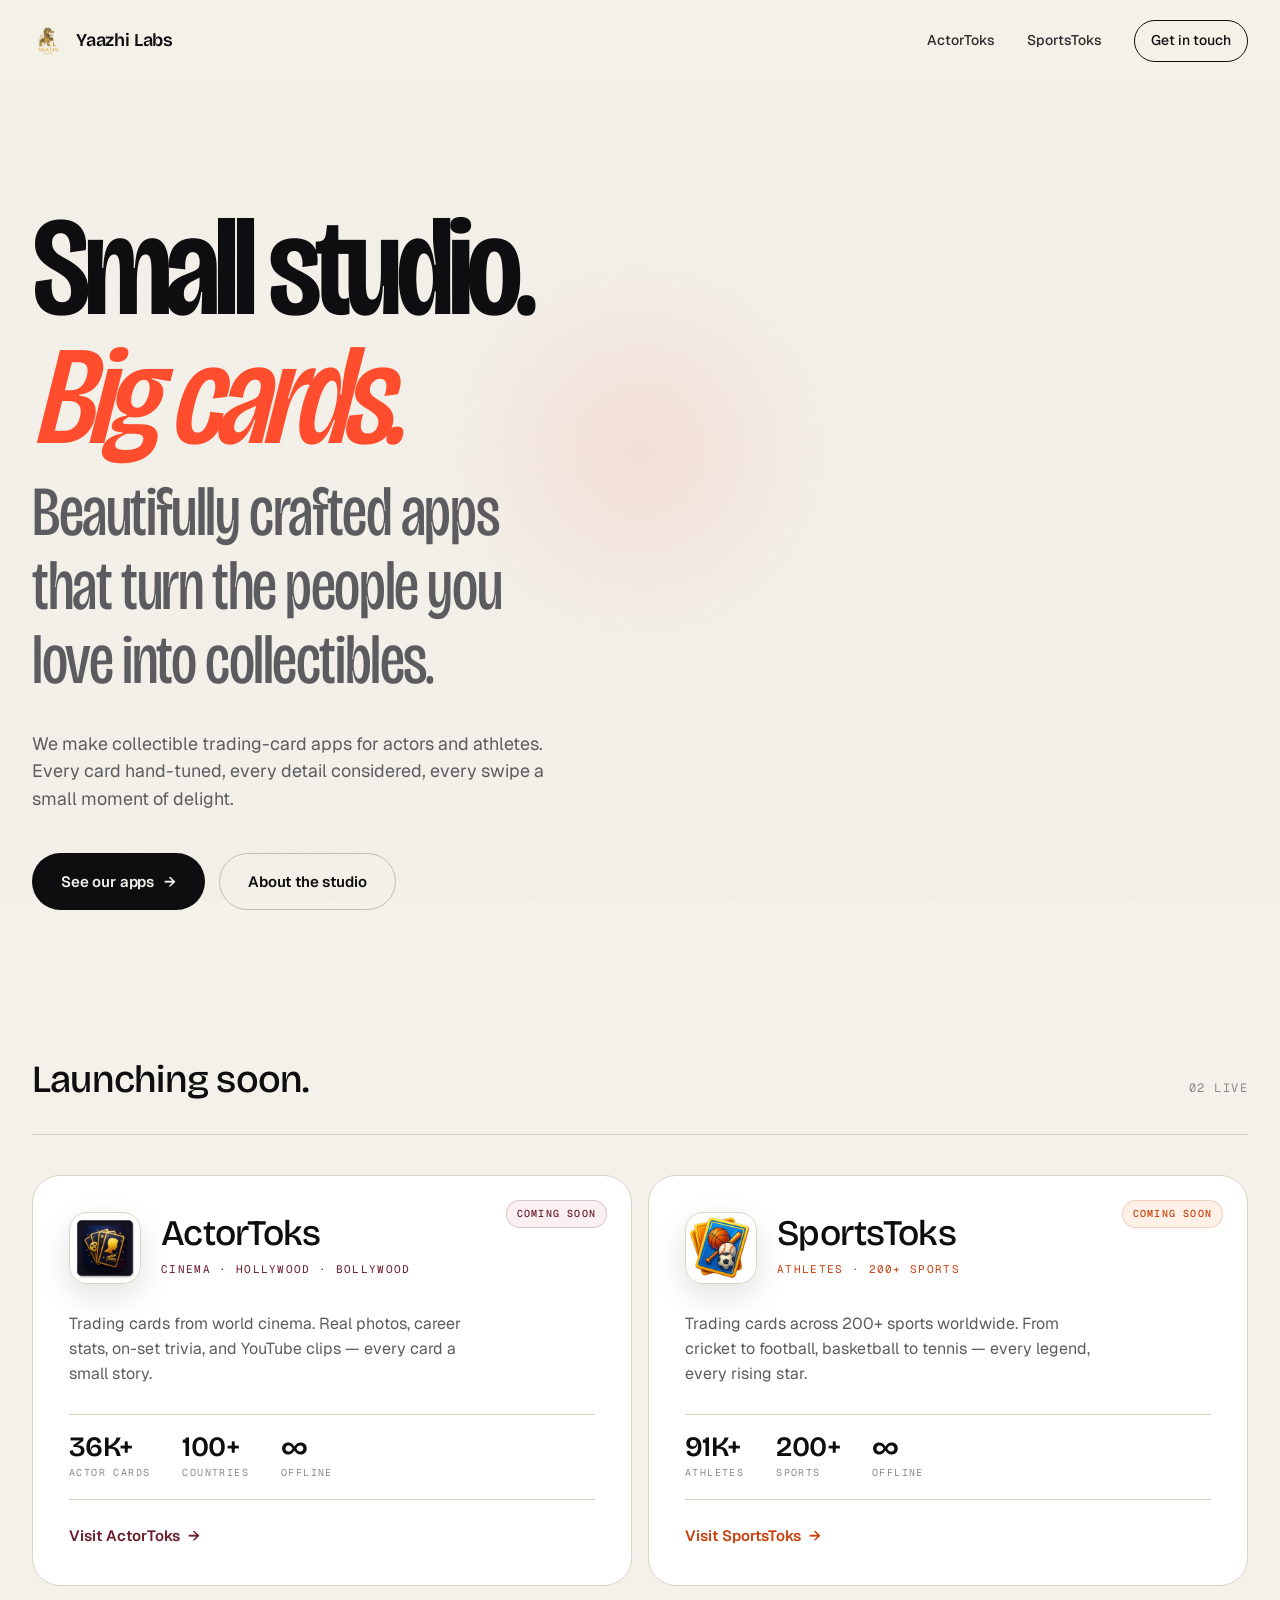
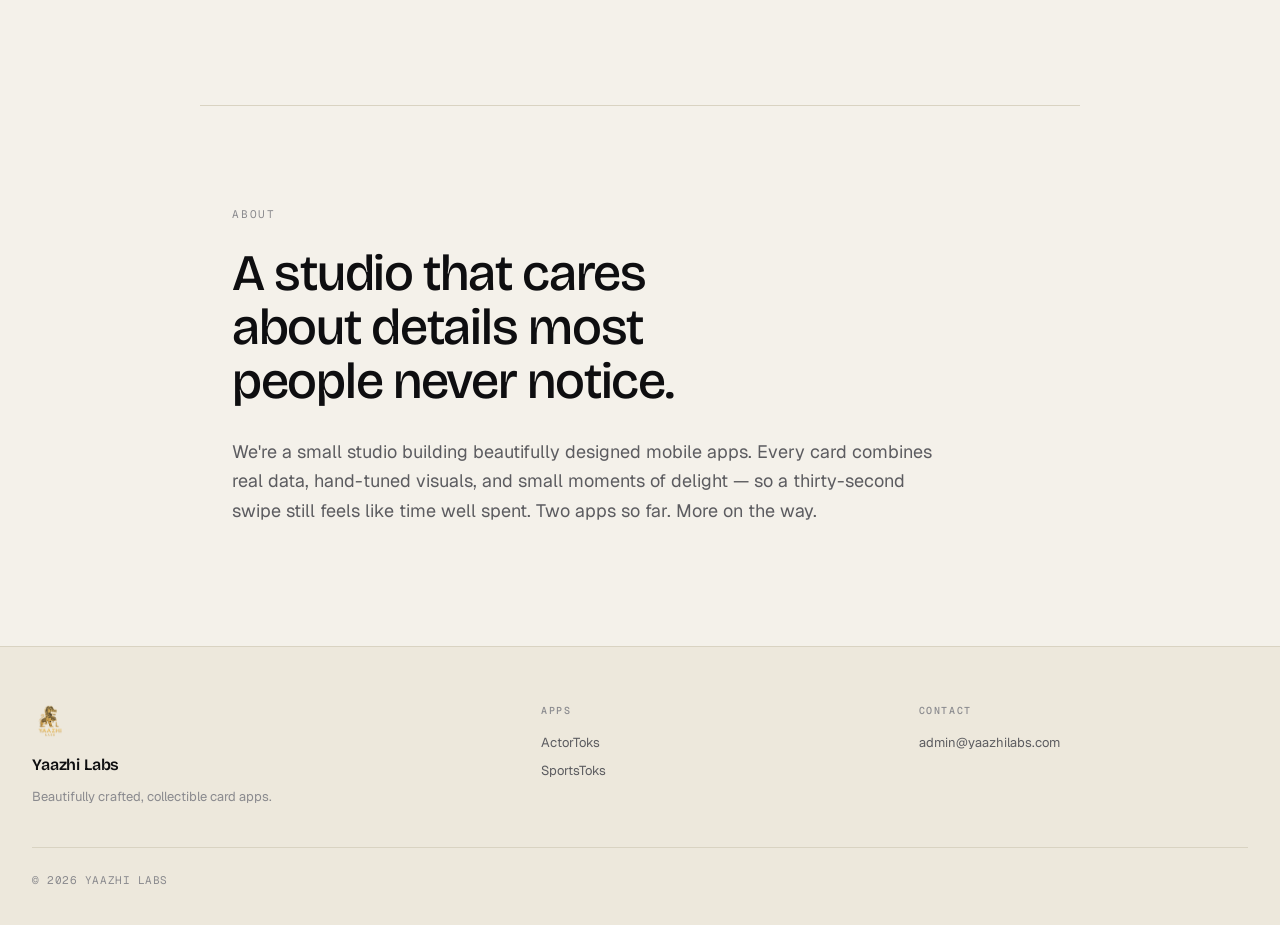
<file: index.html>
<!DOCTYPE html>
<html lang="en">
<head>
<meta charset="UTF-8">
<meta name="viewport" content="width=device-width, initial-scale=1.0">
<title>Yaazhi Labs — A small studio crafting collectible card apps.</title>
<meta name="description" content="Yaazhi Labs is a small studio building beautifully designed collectible trading card apps for actors and athletes.">
<meta name="theme-color" content="#F4F1EA">
<meta name="google-site-verification" content="0Sb0TEr5bVdTZWiCaAbIOiMhi8DTayiYcSrcNi4V-Xw">

<meta property="og:title" content="Yaazhi Labs — A small studio crafting collectible card apps.">
<meta property="og:description" content="Beautifully crafted trading-card apps for actors and athletes.">
<meta property="og:type" content="website">
<meta property="og:url" content="https://yaazhilabs.com">
<meta property="og:image" content="https://yaazhilabs.com/YaazhiLabs-small.png">
<meta name="twitter:card" content="summary_large_image">

<link rel="icon" type="image/png" href="logo.png">
<link rel="preconnect" href="https://fonts.googleapis.com">
<link rel="preconnect" href="https://fonts.gstatic.com" crossorigin>
<link href="https://fonts.googleapis.com/css2?family=Bricolage+Grotesque:opsz,wght@12..96,300..800&family=Geist:wght@300;400;500;600;700;800&family=Geist+Mono:wght@400;500&display=swap" rel="stylesheet">

<style>
:root {
    --paper: #F4F1EA;
    --paper-2: #EDE8DC;
    --ink: #0E0E10;
    --ink-2: #2B2B2E;
    --ink-3: #5C5C60;
    --ink-mute: #8A8A8E;
    --line: #D9D3C2;
    --line-2: #C4BDA8;
    --tang: #FF4D2E;
    --gold: #B8842E;
    --moss: #1F4D3A;
}
* { margin: 0; padding: 0; box-sizing: border-box; }
html { scroll-behavior: smooth; }
body {
    font-family: 'Geist', -apple-system, BlinkMacSystemFont, system-ui, sans-serif;
    background: var(--paper);
    color: var(--ink);
    line-height: 1.55;
    -webkit-font-smoothing: antialiased;
    overflow-x: hidden;
    font-feature-settings: "ss01", "cv11";
}
::selection { background: var(--ink); color: var(--paper); }
:focus-visible { outline: 2px solid var(--tang); outline-offset: 3px; border-radius: 4px; }
::-webkit-scrollbar { width: 8px; }
::-webkit-scrollbar-track { background: var(--paper); }
::-webkit-scrollbar-thumb { background: var(--line-2); border-radius: 8px; }

a { color: inherit; text-decoration: none; }
img { display: block; max-width: 100%; }

/* Subtle paper grain */
body::before {
    content: '';
    position: fixed; inset: 0; z-index: -1;
    pointer-events: none; opacity: 0.05;
    background-image: url("data:image/svg+xml;utf8,<svg xmlns='http://www.w3.org/2000/svg' width='200' height='200'><filter id='n'><feTurbulence type='fractalNoise' baseFrequency='0.85'/></filter><rect width='100%25' height='100%25' filter='url(%23n)' opacity='1'/></svg>");
    mix-blend-mode: multiply;
}

/* Cursor blob */
.cursor-blob {
    position: fixed;
    width: 460px; height: 460px;
    border-radius: 50%;
    pointer-events: none; z-index: 0;
    background: radial-gradient(circle, rgba(255, 77, 46, 0.10), transparent 60%);
    transform: translate(-50%, -50%);
    will-change: transform;
    mix-blend-mode: multiply;
}

/* ---------- Nav ---------- */
nav {
    position: sticky; top: 0; z-index: 50;
    backdrop-filter: blur(16px) saturate(160%);
    -webkit-backdrop-filter: blur(16px) saturate(160%);
    background: rgba(244, 241, 234, 0.78);
    border-bottom: 1px solid transparent;
    transition: border-color 0.3s, background 0.3s;
}
nav.scrolled {
    border-bottom-color: var(--line);
    background: rgba(244, 241, 234, 0.92);
}
.nav-inner {
    max-width: 1280px; margin: 0 auto;
    padding: 20px 32px;
    display: flex; align-items: center; justify-content: space-between;
}
.nav-brand { display: flex; align-items: center; gap: 12px; }
.nav-brand img { width: 32px; height: 32px; border-radius: 8px; }
.nav-brand span {
    font-family: 'Bricolage Grotesque', sans-serif;
    font-weight: 600; font-size: 18px;
    letter-spacing: -0.01em;
}
.nav-links { display: flex; gap: 32px; align-items: center; }
.nav-links a {
    color: var(--ink-2); font-size: 14px; font-weight: 500;
    transition: color 0.2s;
}
.nav-links a:hover { color: var(--ink); }
.nav-cta {
    padding: 9px 16px;
    border: 1px solid var(--ink);
    border-radius: 100px;
    color: var(--ink) !important;
    font-weight: 600;
    transition: background 0.2s, color 0.2s;
}
.nav-cta:hover { background: var(--ink); color: var(--paper) !important; }
@media (max-width: 640px) {
    .nav-links { gap: 16px; }
    .nav-links a:not(.nav-cta) { display: none; }
}

/* ---------- Hero ---------- */
.hero {
    position: relative;
    padding: 120px 32px 80px;
    max-width: 1280px;
    margin: 0 auto;
}
.hero-tag {
    display: inline-flex; align-items: center; gap: 8px;
    font-family: 'Geist Mono', monospace;
    font-size: 11px; font-weight: 500;
    letter-spacing: 0.16em;
    text-transform: uppercase;
    color: var(--ink-3);
    margin-bottom: 36px;
    padding: 6px 12px;
    border: 1px solid var(--line);
    border-radius: 100px;
    background: rgba(255,255,255,0.4);
}
.hero-tag::before {
    content: ''; width: 6px; height: 6px;
    border-radius: 50%; background: var(--tang);
    box-shadow: 0 0 10px var(--tang);
    animation: pulse 2s ease-in-out infinite;
}
@keyframes pulse { 50% { opacity: 0.4; transform: scale(0.7); } }

.hero h1 {
    font-family: 'Bricolage Grotesque', sans-serif;
    font-weight: 600;
    font-variation-settings: "wdth" 80, "opsz" 96;
    font-size: clamp(56px, 11vw, 168px);
    line-height: 0.92;
    letter-spacing: -0.045em;
    color: var(--ink);
    margin-bottom: 32px;
    max-width: 12ch;
}
.hero h1 .accent {
    color: var(--tang);
    font-style: italic;
    font-weight: 500;
}
.hero h1 .small {
    font-family: 'Bricolage Grotesque', sans-serif;
    font-size: 0.5em;
    color: var(--ink-3);
    font-weight: 400;
    display: block;
    margin-top: 0.2em;
    max-width: 18ch;
    line-height: 1.05;
    letter-spacing: -0.02em;
}
.hero p.lede {
    font-size: clamp(16px, 1.4vw, 19px);
    color: var(--ink-3);
    max-width: 540px;
    margin-bottom: 40px;
    line-height: 1.55;
}
.hero-ctas { display: flex; gap: 14px; flex-wrap: wrap; }

.btn {
    display: inline-flex; align-items: center; gap: 10px;
    padding: 16px 28px;
    border-radius: 100px;
    font-family: 'Geist', sans-serif;
    font-weight: 600; font-size: 15px;
    letter-spacing: -0.01em;
    transition: box-shadow 0.25s, transform 0.05s linear, background 0.2s, color 0.2s;
    border: 1px solid transparent;
    cursor: pointer; position: relative;
    will-change: transform;
}
.btn-primary {
    background: var(--ink); color: var(--paper);
}
.btn-primary:hover { background: var(--tang); }
.btn-secondary {
    background: transparent;
    color: var(--ink);
    border-color: var(--line-2);
}
.btn-secondary:hover { border-color: var(--ink); }
.btn .arrow { transition: transform 0.2s; }
.btn:hover .arrow { transform: translateX(3px); }

/* ---------- Apps grid (editorial) ---------- */
.apps {
    padding: 60px 32px 120px;
    max-width: 1280px;
    margin: 0 auto;
}
.apps-head {
    display: flex; align-items: baseline; justify-content: space-between;
    margin-bottom: 40px;
    padding-bottom: 24px;
    border-bottom: 1px solid var(--line);
}
.apps-head h2 {
    font-family: 'Bricolage Grotesque', sans-serif;
    font-weight: 500;
    font-size: clamp(28px, 3vw, 40px);
    letter-spacing: -0.02em;
}
.apps-head .count {
    font-family: 'Geist Mono', monospace;
    font-size: 12px;
    color: var(--ink-mute);
    letter-spacing: 0.12em;
}
.app-grid {
    display: grid;
    grid-template-columns: 1fr 1fr;
    gap: 16px;
}
@media (max-width: 760px) { .app-grid { grid-template-columns: 1fr; } }

.app-card {
    position: relative;
    display: block;
    border-radius: 28px;
    padding: 36px;
    background: #FFFFFF;
    border: 1px solid var(--line);
    overflow: hidden;
    transition: border-color 0.3s, transform 0.4s cubic-bezier(0.2, 0.8, 0.2, 1), box-shadow 0.3s;
    will-change: transform;
}
.app-card:hover {
    transform: translateY(-4px);
    border-color: var(--line-2);
    box-shadow: 0 24px 60px rgba(14, 14, 16, 0.08);
}
.app-card.actortoks { --accent: #6B1E2C; --accent-soft: #FAF0F2; }
.app-card.sportstoks { --accent: #C9410D; --accent-soft: #FFF1E8; }

.app-card .app-meta {
    display: flex; gap: 20px; align-items: center;
    margin-bottom: 28px;
}
.app-card .app-icon {
    width: 72px; height: 72px;
    border-radius: 18px;
    overflow: hidden;
    flex-shrink: 0;
    box-shadow: 0 12px 32px rgba(14, 14, 16, 0.12);
    border: 1px solid var(--line);
}
.app-card .app-icon img { width: 100%; height: 100%; object-fit: cover; }
.app-card h3 {
    font-family: 'Bricolage Grotesque', sans-serif;
    font-weight: 500;
    font-size: 36px;
    letter-spacing: -0.02em;
    margin-bottom: 4px;
    line-height: 1;
}
.app-card .app-tagline {
    font-family: 'Geist Mono', monospace;
    font-size: 11px;
    text-transform: uppercase;
    letter-spacing: 0.12em;
    color: var(--accent);
}
.app-card p {
    color: var(--ink-3);
    font-size: 16px;
    line-height: 1.55;
    margin-bottom: 28px;
    max-width: 38ch;
}
.app-stat-row {
    display: flex;
    gap: 32px;
    padding: 18px 0;
    border-top: 1px solid var(--line);
    border-bottom: 1px solid var(--line);
    margin-bottom: 24px;
}
.app-stat-row .stat .num {
    font-family: 'Bricolage Grotesque', sans-serif;
    font-size: 28px;
    font-weight: 600;
    letter-spacing: -0.02em;
    color: var(--ink);
    line-height: 1;
}
.app-stat-row .stat .label {
    font-family: 'Geist Mono', monospace;
    font-size: 10px;
    text-transform: uppercase;
    letter-spacing: 0.14em;
    color: var(--ink-mute);
    margin-top: 4px;
}
.app-card .app-link {
    display: inline-flex; align-items: center; gap: 8px;
    color: var(--accent);
    font-weight: 600; font-size: 15px;
}
.app-card:hover .app-link .arrow { transform: translateX(4px); }
.app-card .arrow { transition: transform 0.2s; }

.app-card .ribbon {
    position: absolute;
    top: 24px; right: 24px;
    font-family: 'Geist Mono', monospace;
    font-size: 10px; font-weight: 500;
    letter-spacing: 0.12em;
    text-transform: uppercase;
    color: var(--accent);
    background: var(--accent-soft);
    padding: 5px 10px;
    border-radius: 100px;
    border: 1px solid color-mix(in srgb, var(--accent) 20%, transparent);
}

/* ---------- Pipeline ---------- */
.pipeline {
    padding: 0 32px 120px;
    max-width: 1280px;
    margin: 0 auto;
}
.pipeline-head {
    display: flex; align-items: baseline; justify-content: space-between;
    margin-bottom: 40px;
    padding-bottom: 24px;
    border-bottom: 1px solid var(--line);
}
.pipeline-head h2 {
    font-family: 'Bricolage Grotesque', sans-serif;
    font-weight: 500;
    font-size: clamp(28px, 3vw, 40px);
    letter-spacing: -0.02em;
}
.pipeline-head .count {
    font-family: 'Geist Mono', monospace;
    font-size: 12px;
    color: var(--ink-mute);
    letter-spacing: 0.12em;
}
.pipeline-grid {
    display: grid;
    grid-template-columns: repeat(auto-fill, minmax(220px, 1fr));
    gap: 12px;
}
.pipe-card {
    display: grid;
    grid-template-columns: auto 1fr;
    grid-template-rows: auto auto;
    column-gap: 14px;
    align-items: center;
    padding: 16px;
    border-radius: 18px;
    background: rgba(255, 255, 255, 0.5);
    border: 1px solid var(--line);
    transition: border-color 0.2s, transform 0.2s, background 0.2s;
    min-width: 0;
}
.pipe-card .pipe-icon { grid-row: 1 / 3; }
.pipe-card h4 { grid-column: 2; align-self: end; min-width: 0; }
.pipe-card .pipe-tag { grid-column: 2; align-self: start; min-width: 0; word-break: break-word; }
.pipe-card:hover {
    border-color: var(--line-2);
    background: #FFFFFF;
    transform: translateY(-2px);
}
.pipe-icon {
    flex-shrink: 0;
    width: 52px; height: 52px;
    border-radius: 13px;
    overflow: hidden;
    box-shadow: 0 6px 18px rgba(14, 14, 16, 0.10);
    border: 1px solid var(--line);
}
.pipe-icon img { width: 100%; height: 100%; object-fit: cover; }
.pipe-card h4 {
    font-family: 'Bricolage Grotesque', sans-serif;
    font-weight: 500;
    font-size: 16px;
    letter-spacing: -0.01em;
    margin-bottom: 2px;
    line-height: 1.1;
}
.pipe-tag {
    font-family: 'Geist Mono', monospace;
    font-size: 10px;
    text-transform: uppercase;
    letter-spacing: 0.1em;
    color: var(--ink-mute);
    line-height: 1.3;
    display: block;
}
.pipeline-note {
    margin-top: 28px;
    font-family: 'Geist Mono', monospace;
    font-size: 11px;
    color: var(--ink-mute);
    text-transform: uppercase;
    letter-spacing: 0.1em;
    text-align: center;
}

/* ---------- About ---------- */
.about {
    padding: 100px 32px 120px;
    max-width: 880px;
    margin: 0 auto;
    border-top: 1px solid var(--line);
}
.about .label {
    font-family: 'Geist Mono', monospace;
    font-size: 11px;
    text-transform: uppercase;
    letter-spacing: 0.16em;
    color: var(--ink-mute);
    margin-bottom: 24px;
}
.about h2 {
    font-family: 'Bricolage Grotesque', sans-serif;
    font-weight: 500;
    font-size: clamp(32px, 4vw, 56px);
    letter-spacing: -0.025em;
    line-height: 1.05;
    margin-bottom: 28px;
    max-width: 16ch;
}
.about p {
    font-size: 18px;
    color: var(--ink-3);
    line-height: 1.65;
    max-width: 60ch;
}

/* ---------- Footer ---------- */
footer {
    border-top: 1px solid var(--line);
    padding: 56px 32px 36px;
    background: var(--paper-2);
}
.footer-inner {
    max-width: 1280px; margin: 0 auto;
    display: grid;
    grid-template-columns: 1.4fr 1fr 1fr;
    gap: 48px;
    margin-bottom: 40px;
}
@media (max-width: 720px) { .footer-inner { grid-template-columns: 1fr; gap: 32px; } }
.footer-brand img { width: 36px; height: 36px; border-radius: 9px; margin-bottom: 14px; }
.footer-brand h3 {
    font-family: 'Bricolage Grotesque', sans-serif;
    font-weight: 600; font-size: 16px;
    margin-bottom: 8px;
    letter-spacing: -0.01em;
}
.footer-brand p { font-size: 13px; color: var(--ink-mute); line-height: 1.65; max-width: 30ch; }
.footer-col h4 {
    font-family: 'Geist Mono', monospace;
    font-size: 10px; font-weight: 500;
    color: var(--ink-mute);
    text-transform: uppercase;
    letter-spacing: 0.16em;
    margin-bottom: 14px;
}
.footer-col a, .footer-col p {
    display: block; font-size: 13px;
    color: var(--ink-3);
    margin-bottom: 6px; line-height: 1.65;
    transition: color 0.2s;
}
.footer-col a:hover { color: var(--ink); }
.footer-business { font-size: 12px; line-height: 1.65; }
.footer-business strong { color: var(--ink); font-weight: 600; }
.footer-bottom {
    max-width: 1280px; margin: 0 auto;
    padding-top: 24px;
    border-top: 1px solid var(--line);
    display: flex; justify-content: space-between;
    flex-wrap: wrap; gap: 12px;
    font-family: 'Geist Mono', monospace;
    font-size: 11px;
    color: var(--ink-mute);
    letter-spacing: 0.05em;
}

.reveal { opacity: 0; transform: translateY(20px); transition: opacity 0.7s, transform 0.7s; }
.reveal.in { opacity: 1; transform: translateY(0); }
@media (prefers-reduced-motion: reduce) {
    .reveal { opacity: 1; transform: none; transition: none; }
    html { scroll-behavior: auto; }
}
</style>
</head>
<body>
<div class="cursor-blob" id="cursorBlob"></div>

<nav id="nav">
    <div class="nav-inner">
        <a class="nav-brand" href="#top">
            <img src="logo.png" alt="">
            <span>Yaazhi Labs</span>
        </a>
        <div class="nav-links">
            <a href="actortoks-app/">ActorToks</a>
            <a href="sportstoks-app/">SportsToks</a>
            <a class="nav-cta" href="mailto:admin@yaazhilabs.com">Get in touch</a>
        </div>
    </div>
</nav>

<section id="top" class="hero">
    <h1>
        Small studio.<br>
        <span class="accent">Big cards.</span>
        <span class="small">Beautifully crafted apps that turn the people you love into collectibles.</span>
    </h1>
    <p class="lede">We make collectible trading-card apps for actors and athletes. Every card hand-tuned, every detail considered, every swipe a small moment of delight.</p>
    <div class="hero-ctas">
        <a class="btn btn-primary" href="#apps">See our apps <span class="arrow">→</span></a>
        <a class="btn btn-secondary" href="#about">About the studio</a>
    </div>
</section>

<section class="apps" id="apps">
    <div class="apps-head">
        <h2>Launching soon.</h2>
        <span class="count">02 LIVE</span>
    </div>
    <div class="app-grid">
        <a class="app-card actortoks reveal" href="actortoks-app/">
            <span class="ribbon">Coming soon</span>
            <div class="app-meta">
                <div class="app-icon"><img src="actortoks-icon.png" alt="ActorToks"></div>
                <div>
                    <h3>ActorToks</h3>
                    <span class="app-tagline">Cinema · Hollywood · Bollywood</span>
                </div>
            </div>
            <p>Trading cards from world cinema. Real photos, career stats, on-set trivia, and YouTube clips — every card a small story.</p>
            <div class="app-stat-row">
                <div class="stat"><div class="num">36K+</div><div class="label">Actor cards</div></div>
                <div class="stat"><div class="num">100+</div><div class="label">Countries</div></div>
                <div class="stat"><div class="num">∞</div><div class="label">Offline</div></div>
            </div>
            <span class="app-link">Visit ActorToks <span class="arrow">→</span></span>
        </a>

        <a class="app-card sportstoks reveal" href="sportstoks-app/">
            <span class="ribbon">Coming soon</span>
            <div class="app-meta">
                <div class="app-icon"><img src="sportstoks-icon.png" alt="SportsToks"></div>
                <div>
                    <h3>SportsToks</h3>
                    <span class="app-tagline">Athletes · 200+ Sports</span>
                </div>
            </div>
            <p>Trading cards across 200+ sports worldwide. From cricket to football, basketball to tennis — every legend, every rising star.</p>
            <div class="app-stat-row">
                <div class="stat"><div class="num">91K+</div><div class="label">Athletes</div></div>
                <div class="stat"><div class="num">200+</div><div class="label">Sports</div></div>
                <div class="stat"><div class="num">∞</div><div class="label">Offline</div></div>
            </div>
            <span class="app-link">Visit SportsToks <span class="arrow">→</span></span>
        </a>
    </div>
</section>

<section class="about" id="about">
    <div class="label">About</div>
    <h2>A studio that cares about details most people never notice.</h2>
    <p>We're a small studio building beautifully designed mobile apps. Every card combines real data, hand-tuned visuals, and small moments of delight — so a thirty-second swipe still feels like time well spent. Two apps so far. More on the way.</p>
</section>

<footer>
    <div class="footer-inner">
        <div class="footer-brand">
            <img src="logo.png" alt="">
            <h3>Yaazhi Labs</h3>
            <p>Beautifully crafted, collectible card apps.</p>
        </div>
        <div class="footer-col">
            <h4>Apps</h4>
            <a href="actortoks-app/">ActorToks</a>
            <a href="sportstoks-app/">SportsToks</a>
        </div>
        <div class="footer-col">
            <h4>Contact</h4>
            <a href="mailto:admin@yaazhilabs.com">admin@yaazhilabs.com</a>
        </div>
    </div>
    <div class="footer-bottom">
        <span>© 2026 YAAZHI LABS</span>
    </div>
</footer>

<script>
const nav = document.getElementById('nav');
if (nav) {
    const onScroll = () => nav.classList.toggle('scrolled', window.scrollY > 16);
    window.addEventListener('scroll', onScroll, { passive: true });
    onScroll();
}
const blob = document.getElementById('cursorBlob');
if (blob && !matchMedia('(pointer: coarse)').matches) {
    let mx = innerWidth/2, my = innerHeight/2, gx = mx, gy = my;
    addEventListener('mousemove', e => { mx = e.clientX; my = e.clientY; });
    (function loop(){ gx += (mx-gx)*.08; gy += (my-gy)*.08; blob.style.transform = `translate(${gx}px,${gy}px) translate(-50%,-50%)`; requestAnimationFrame(loop); })();
} else if (blob) blob.style.display = 'none';
const io = new IntersectionObserver(es => es.forEach(e => { if (e.isIntersecting) { e.target.classList.add('in'); io.unobserve(e.target); } }), { threshold: 0.15 });
document.querySelectorAll('.reveal').forEach(el => io.observe(el));
</script>
</body>
</html>
</file>
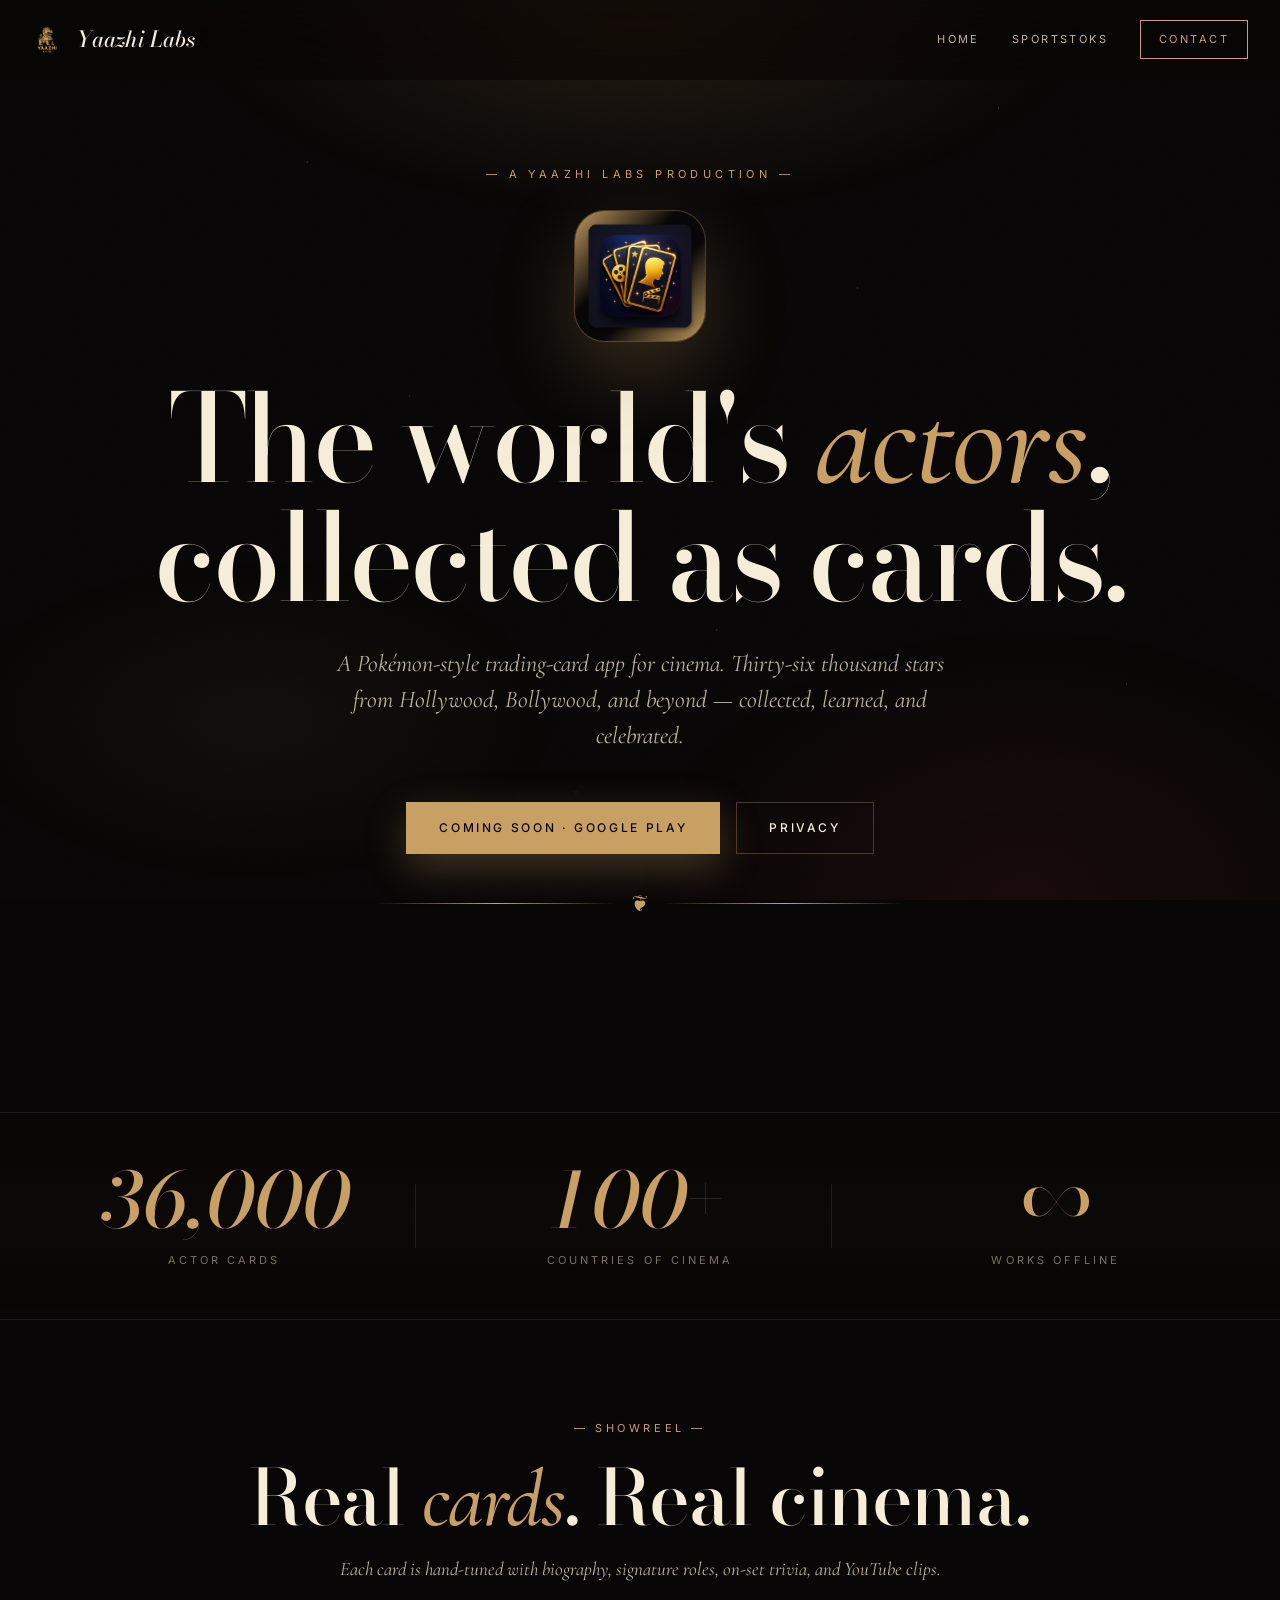
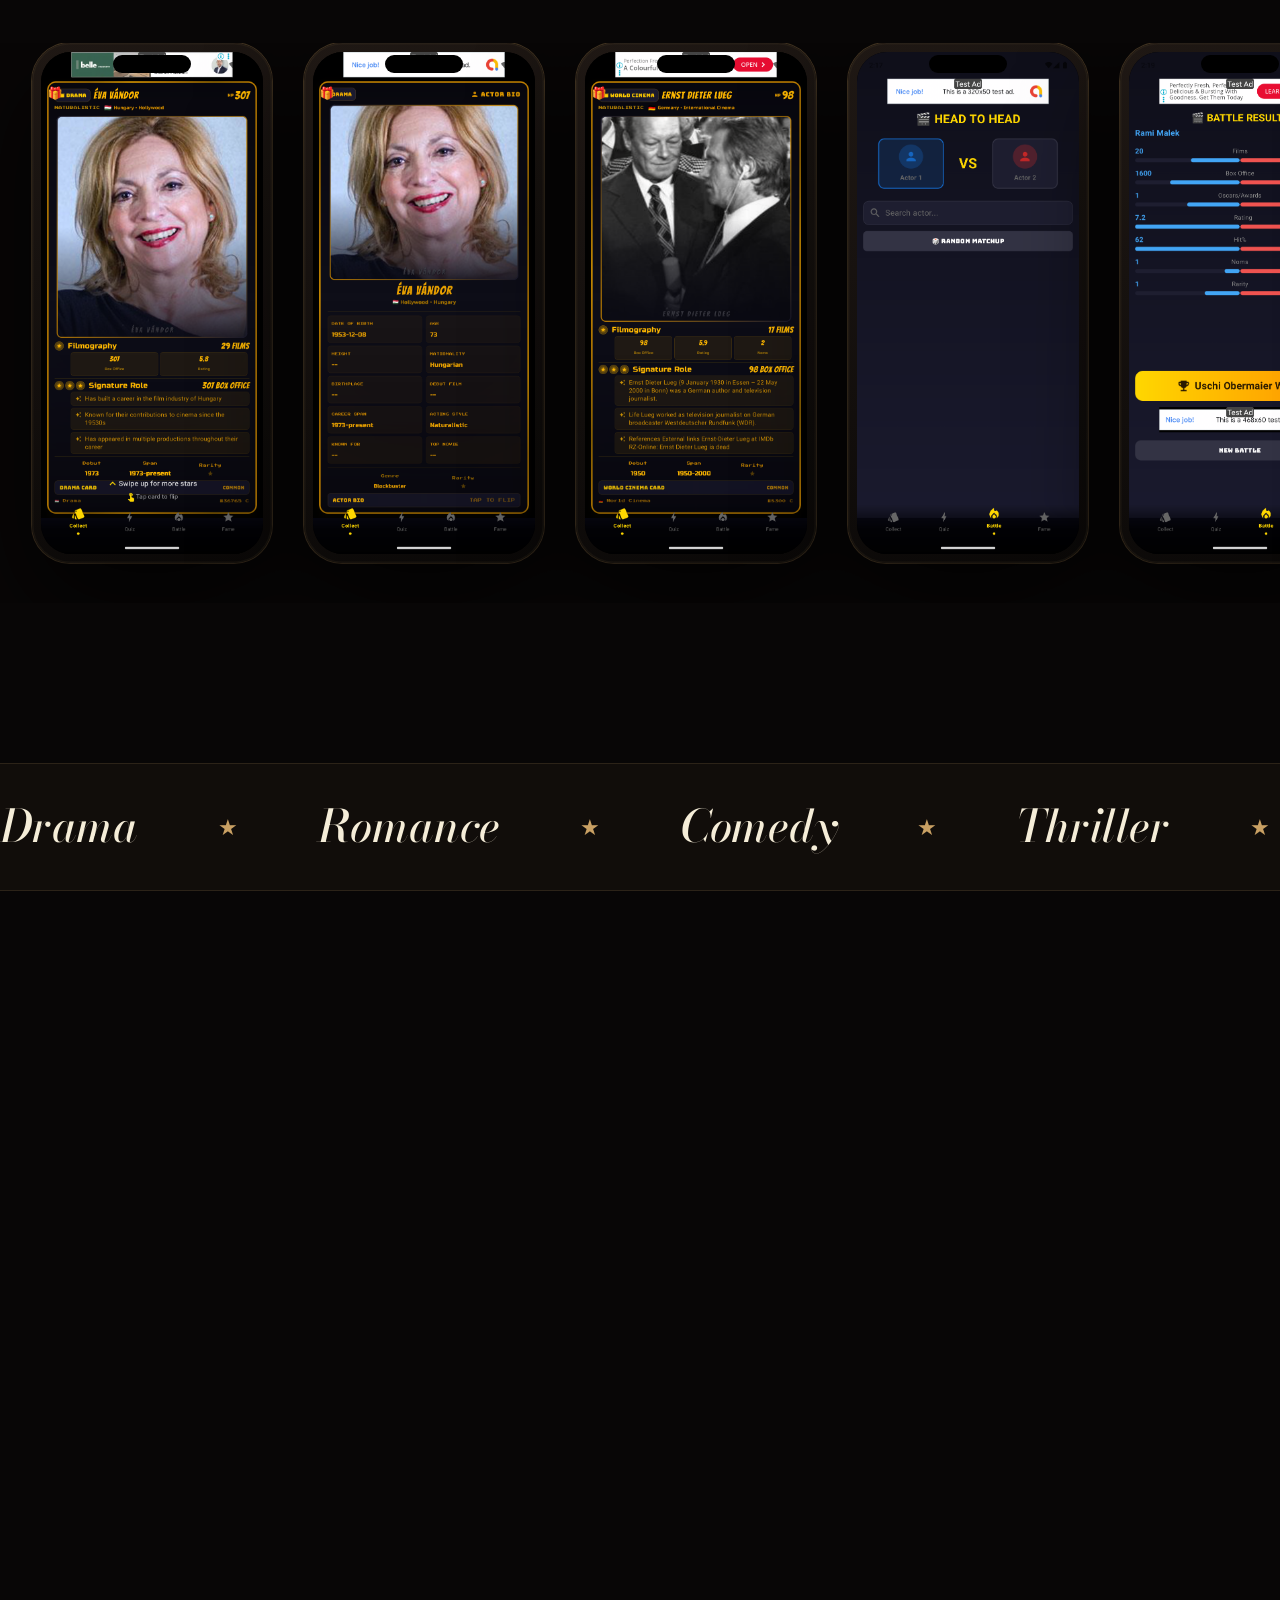
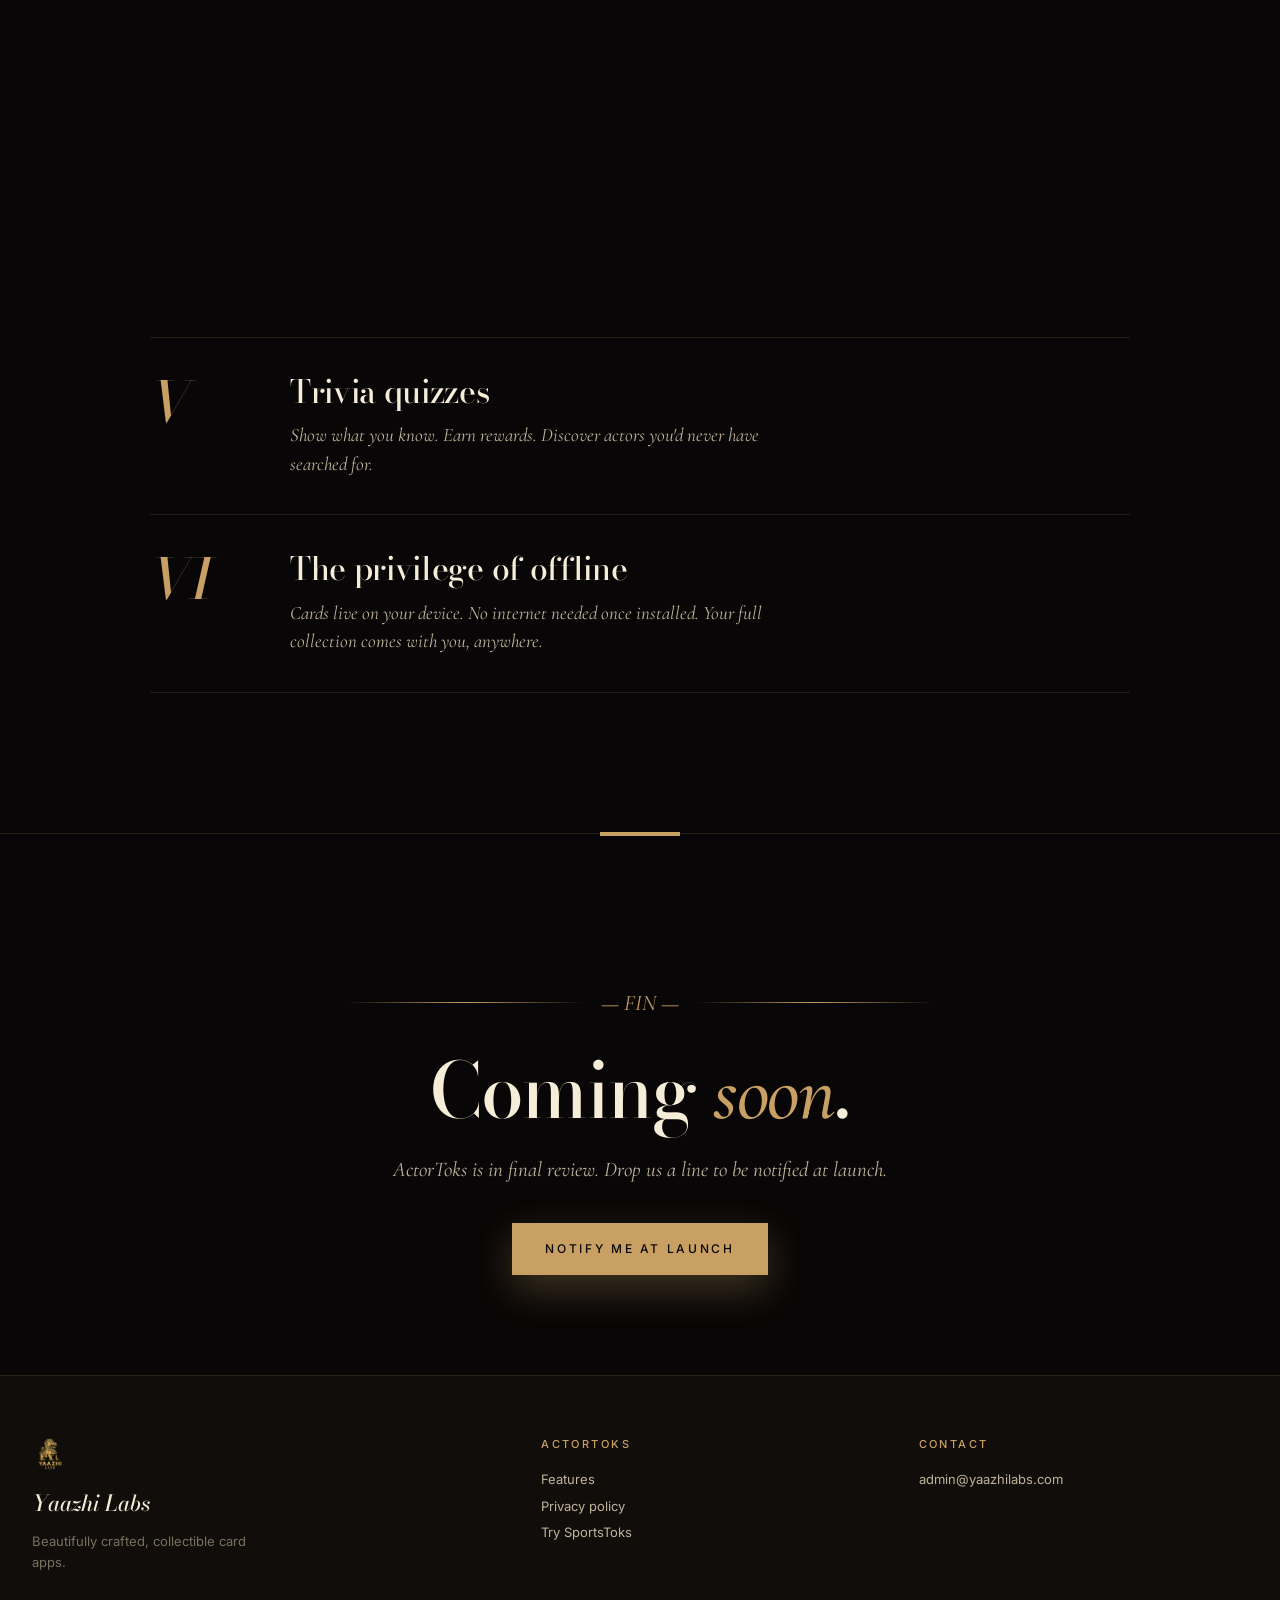
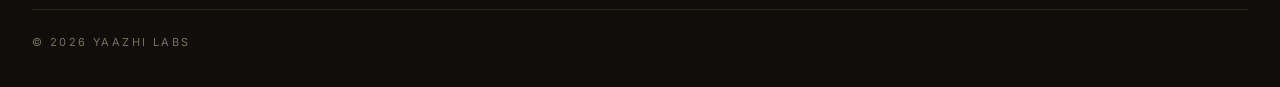
<file: actortoks-app/index.html>
<!DOCTYPE html>
<html lang="en">
<head>
<meta charset="UTF-8">
<meta name="viewport" content="width=device-width, initial-scale=1.0">
<title>ActorToks — Trading cards for world cinema.</title>
<meta name="description" content="ActorToks is a Pokémon-style trading-card app for actors. 36,000+ cards from Hollywood, Bollywood, and beyond. Built by Yaazhi Labs.">
<meta name="theme-color" content="#080606">

<meta property="og:title" content="ActorToks — Trading cards for world cinema">
<meta property="og:description" content="A Pokémon-style trading-card app starring 36,000+ actors. Collect, battle, discover.">
<meta property="og:type" content="website">
<meta property="og:url" content="https://yaazhilabs.com/actortoks-app/">
<meta property="og:image" content="https://yaazhilabs.com/actortoks-icon.png">

<link rel="icon" type="image/png" href="../actortoks-icon.png">
<link rel="preconnect" href="https://fonts.googleapis.com">
<link rel="preconnect" href="https://fonts.gstatic.com" crossorigin>
<link href="https://fonts.googleapis.com/css2?family=Bodoni+Moda:ital,opsz,wght@0,6..96,400..900;1,6..96,400..900&family=Cormorant+Garamond:ital,wght@0,400;0,500;1,400;1,500&family=Inter:wght@400;500;600;700&display=swap" rel="stylesheet">

<style>
:root {
    --void: #080606;
    --void-2: #110D0A;
    --shadow: rgba(0, 0, 0, 0.4);
    --line: rgba(201, 160, 99, 0.15);
    --line-hi: rgba(201, 160, 99, 0.32);
    --champagne: #C9A063;
    --champagne-hi: #E8C589;
    --champagne-deep: #8E6B3C;
    --ivory: #F5EDD8;
    --ivory-dim: #BFB39A;
    --ivory-mute: #7A7060;
    --rouge: #4A1820;
}
* { margin: 0; padding: 0; box-sizing: border-box; }
html { scroll-behavior: smooth; }
body {
    font-family: 'Inter', -apple-system, BlinkMacSystemFont, system-ui, sans-serif;
    background: var(--void);
    color: var(--ivory);
    line-height: 1.55;
    -webkit-font-smoothing: antialiased;
    overflow-x: hidden;
}
::selection { background: var(--champagne); color: var(--void); }
:focus-visible { outline: 2px solid var(--champagne); outline-offset: 3px; }
::-webkit-scrollbar { width: 10px; height: 8px; }
::-webkit-scrollbar-track { background: var(--void-2); }
::-webkit-scrollbar-thumb { background: rgba(201,160,99,0.25); border-radius: 0; }
a { color: inherit; text-decoration: none; }
img { display: block; max-width: 100%; }

/* ---------- Glamour backdrop ---------- */
.bg-stage {
    position: fixed; inset: 0; z-index: -2;
    background:
        radial-gradient(60% 40% at 50% 0%, rgba(201, 160, 99, 0.15), transparent 60%),
        radial-gradient(50% 50% at 80% 100%, rgba(74, 24, 32, 0.25), transparent 60%),
        radial-gradient(40% 30% at 20% 80%, rgba(201, 160, 99, 0.06), transparent 60%);
}

/* Gold dust sparkles */
.dust {
    position: fixed; inset: 0; z-index: -1; pointer-events: none;
    background-image:
        radial-gradient(1px 1px at 24% 18%, rgba(201,160,99,0.45), transparent),
        radial-gradient(1px 1px at 67% 32%, rgba(232,197,137,0.35), transparent),
        radial-gradient(1px 1px at 12% 64%, rgba(201,160,99,0.30), transparent),
        radial-gradient(1px 1px at 88% 76%, rgba(232,197,137,0.40), transparent),
        radial-gradient(1px 1px at 45% 88%, rgba(201,160,99,0.25), transparent),
        radial-gradient(1px 1px at 78% 12%, rgba(232,197,137,0.45), transparent),
        radial-gradient(1px 1px at 32% 44%, rgba(201,160,99,0.30), transparent),
        radial-gradient(1px 1px at 56% 70%, rgba(232,197,137,0.35), transparent);
    animation: shimmer 16s ease-in-out infinite alternate;
}
@keyframes shimmer { 0% { opacity: 0.6; } 100% { opacity: 1; } }

.film-grain {
    position: fixed; inset: 0; z-index: -1; pointer-events: none;
    opacity: 0.04; mix-blend-mode: overlay;
    background-image: url("data:image/svg+xml;utf8,<svg xmlns='http://www.w3.org/2000/svg' width='200' height='200'><filter id='n'><feTurbulence type='fractalNoise' baseFrequency='0.9'/></filter><rect width='100%25' height='100%25' filter='url(%23n)' opacity='1'/></svg>");
}

/* Art Deco border ornaments — reusable */
.ornament {
    display: flex; align-items: center; justify-content: center;
    gap: 16px;
    color: var(--champagne);
    margin: 32px 0;
}
.ornament::before, .ornament::after {
    content: '';
    flex: 1;
    height: 1px;
    background: linear-gradient(90deg, transparent, var(--champagne), transparent);
    max-width: 240px;
}
.ornament .glyph {
    font-family: 'Cormorant Garamond', serif;
    font-size: 22px;
    color: var(--champagne);
    font-style: italic;
}

/* ---------- Nav ---------- */
nav {
    position: sticky; top: 0; z-index: 50;
    backdrop-filter: blur(24px) saturate(180%);
    -webkit-backdrop-filter: blur(24px) saturate(180%);
    background: rgba(8, 6, 6, 0.65);
    border-bottom: 1px solid transparent;
    transition: border-color 0.3s, background 0.3s;
}
nav.scrolled { border-bottom-color: var(--line); background: rgba(8, 6, 6, 0.88); }
.nav-inner {
    max-width: 1320px; margin: 0 auto;
    padding: 20px 32px;
    display: flex; align-items: center; justify-content: space-between;
}
.nav-brand { display: flex; align-items: center; gap: 14px; }
.nav-brand img { width: 30px; height: 30px; border-radius: 8px; }
.nav-brand span {
    font-family: 'Bodoni Moda', serif;
    font-style: italic;
    font-weight: 500;
    font-size: 22px;
    color: var(--ivory);
    letter-spacing: 0.005em;
}
.nav-links { display: flex; gap: 32px; align-items: center; }
.nav-links a {
    font-family: 'Inter', sans-serif;
    color: var(--ivory-dim);
    font-size: 11px;
    text-transform: uppercase;
    letter-spacing: 0.22em;
    transition: color 0.2s;
}
.nav-links a:hover { color: var(--champagne); }
.nav-cta {
    padding: 10px 18px;
    border: 1px solid var(--champagne);
    color: var(--champagne) !important;
    transition: background 0.25s, color 0.25s;
}
.nav-cta:hover { background: var(--champagne); color: var(--void) !important; }
@media (max-width: 640px) { .nav-links { gap: 18px; } .nav-links a:not(.nav-cta) { display: none; } }

/* ---------- Hero ---------- */
.hero {
    padding: 80px 32px 100px;
    max-width: 1100px;
    margin: 0 auto;
    text-align: center;
    position: relative;
}
.hero-eyebrow {
    font-family: 'Inter', sans-serif;
    font-size: 11px;
    color: var(--champagne);
    text-transform: uppercase;
    letter-spacing: 0.4em;
    margin-bottom: 28px;
    display: inline-block;
}
.app-icon-grand {
    width: 130px; height: 130px;
    border-radius: 30px;
    overflow: hidden;
    margin: 0 auto 40px;
    box-shadow: 0 30px 80px rgba(201, 160, 99, 0.25), 0 0 0 1px var(--line-hi);
    position: relative;
}
.app-icon-grand::before {
    content: '';
    position: absolute;
    inset: -2px;
    border-radius: inherit;
    background: linear-gradient(135deg, var(--champagne), transparent 40%, transparent 60%, var(--champagne));
    z-index: -1;
}
.app-icon-grand img { width: 100%; height: 100%; }

.hero h1 {
    font-family: 'Bodoni Moda', serif;
    font-weight: 500;
    font-size: clamp(56px, 9.5vw, 132px);
    line-height: 0.92;
    letter-spacing: -0.025em;
    color: var(--ivory);
    margin-bottom: 32px;
    font-variation-settings: "opsz" 96;
}
.hero h1 em {
    font-family: 'Cormorant Garamond', serif;
    font-style: italic;
    font-weight: 500;
    color: var(--champagne);
    font-size: 1.08em;
    letter-spacing: -0.01em;
}
.hero .lede {
    font-family: 'Cormorant Garamond', serif;
    font-style: italic;
    font-size: clamp(18px, 2vw, 24px);
    color: var(--ivory-dim);
    max-width: 620px;
    margin: 0 auto 48px;
    line-height: 1.5;
    font-weight: 400;
}
.hero-ctas {
    display: flex; gap: 16px;
    justify-content: center; flex-wrap: wrap;
}
.btn {
    display: inline-flex; align-items: center; gap: 12px;
    padding: 16px 32px;
    font-family: 'Inter', sans-serif;
    font-weight: 500; font-size: 12px;
    letter-spacing: 0.22em;
    text-transform: uppercase;
    transition: all 0.3s ease;
    border: 1px solid transparent;
    cursor: pointer;
}
.btn-primary {
    background: var(--champagne);
    color: var(--void);
    box-shadow: 0 14px 40px rgba(201, 160, 99, 0.30);
}
.btn-primary:hover { background: var(--champagne-hi); transform: translateY(-2px); box-shadow: 0 18px 48px rgba(201, 160, 99, 0.45); }
.btn-secondary {
    background: transparent;
    color: var(--ivory);
    border-color: var(--line-hi);
}
.btn-secondary:hover { border-color: var(--champagne); color: var(--champagne); }

/* ---------- Marquee stat band ---------- */
.marquee-band {
    border-top: 1px solid var(--line);
    border-bottom: 1px solid var(--line);
    padding: 50px 32px;
    background:
        linear-gradient(180deg, transparent, rgba(201, 160, 99, 0.025), transparent);
    margin-top: 60px;
}
.marquee-inner {
    max-width: 1320px; margin: 0 auto;
    display: grid;
    grid-template-columns: repeat(3, 1fr);
    gap: 32px;
}
@media (max-width: 720px) { .marquee-inner { grid-template-columns: 1fr; gap: 36px; } }
.stat-glam {
    text-align: center;
    position: relative;
}
.stat-glam:not(:last-child)::after {
    content: '';
    position: absolute;
    right: 0; top: 50%;
    transform: translateY(-50%);
    width: 1px; height: 60%;
    background: var(--line);
}
@media (max-width: 720px) { .stat-glam::after { display: none !important; } }
.stat-glam .num {
    font-family: 'Bodoni Moda', serif;
    font-weight: 500;
    font-size: clamp(48px, 6vw, 84px);
    color: var(--champagne);
    line-height: 1;
    margin-bottom: 12px;
    font-style: italic;
}
.stat-glam .label {
    font-family: 'Inter', sans-serif;
    font-size: 11px;
    color: var(--ivory-mute);
    text-transform: uppercase;
    letter-spacing: 0.28em;
}

/* ---------- Section common ---------- */
section { position: relative; }
.container { max-width: 1320px; margin: 0 auto; padding: 0 32px; }
.section-head {
    max-width: 800px; margin: 0 auto 60px;
    text-align: center;
}
.section-head .eyebrow {
    font-family: 'Inter', sans-serif;
    font-size: 11px;
    color: var(--champagne);
    text-transform: uppercase;
    letter-spacing: 0.32em;
    margin-bottom: 24px;
    display: block;
}
.section-head h2 {
    font-family: 'Bodoni Moda', serif;
    font-weight: 500;
    font-size: clamp(44px, 6vw, 88px);
    line-height: 0.95;
    letter-spacing: -0.02em;
    margin-bottom: 16px;
}
.section-head h2 em {
    font-family: 'Cormorant Garamond', serif;
    font-style: italic;
    color: var(--champagne);
    font-size: 1.05em;
}
.section-head p {
    font-family: 'Cormorant Garamond', serif;
    font-style: italic;
    font-size: 19px;
    color: var(--ivory-dim);
    line-height: 1.55;
    margin-top: 12px;
}

/* ---------- Showreel ---------- */
.showreel { padding: 100px 0; }
.showreel-track {
    display: flex; gap: 32px;
    overflow-x: auto;
    scroll-snap-type: x mandatory;
    padding: 0 32px 40px;
    -webkit-overflow-scrolling: touch;
}
.phone {
    flex-shrink: 0;
    scroll-snap-align: center;
    position: relative;
    width: 240px;
    aspect-ratio: 9 / 19.5;
    border-radius: 38px;
    background: linear-gradient(160deg, #1F1814, #0A0807);
    padding: 9px;
    box-shadow:
        0 40px 100px rgba(0,0,0,0.7),
        0 0 0 1px var(--line-hi),
        inset 0 0 0 1.5px rgba(201,160,99,0.06);
}
.phone::before {
    content: '';
    position: absolute;
    top: 12px; left: 50%;
    transform: translateX(-50%);
    width: 78px; height: 18px;
    background: #000;
    border-radius: 100px; z-index: 3;
}
.phone-screen {
    position: relative;
    width: 100%; height: 100%;
    border-radius: 30px;
    overflow: hidden;
    background: #000;
}
.phone-screen img {
    width: 100%; height: 100%;
    object-fit: cover; object-position: center top;
}

/* ---------- Features (Roman numerals) ---------- */
.features { padding: 100px 0 80px; }
.feature-list {
    max-width: 980px; margin: 0 auto;
}
.feature-item {
    display: grid;
    grid-template-columns: 100px 1fr;
    gap: 40px;
    padding: 36px 0;
    border-top: 1px solid var(--line);
    align-items: start;
    transition: padding 0.3s ease;
}
.feature-item:last-child { border-bottom: 1px solid var(--line); }
.feature-item:hover { padding-left: 16px; }
@media (max-width: 600px) {
    .feature-item { grid-template-columns: 1fr; gap: 14px; padding-left: 0 !important; }
}
.feature-num {
    font-family: 'Bodoni Moda', serif;
    font-weight: 500;
    font-style: italic;
    font-size: 56px;
    color: var(--champagne);
    line-height: 1;
}
.feature-content h4 {
    font-family: 'Bodoni Moda', serif;
    font-weight: 500;
    font-size: 32px;
    margin-bottom: 12px;
    letter-spacing: -0.01em;
    line-height: 1.1;
    color: var(--ivory);
}
.feature-content p {
    font-family: 'Cormorant Garamond', serif;
    font-size: 19px;
    color: var(--ivory-dim);
    line-height: 1.5;
    max-width: 64ch;
    font-style: italic;
}

/* ---------- Marquee stars ---------- */
.stars-band {
    border-top: 1px solid var(--line);
    border-bottom: 1px solid var(--line);
    padding: 28px 0;
    overflow: hidden;
    background: var(--void-2);
    margin: 60px 0;
}
.stars-inner {
    display: flex;
    gap: 80px;
    animation: starsFlow 50s linear infinite;
    width: max-content;
    font-family: 'Bodoni Moda', serif;
    font-style: italic;
    font-weight: 500;
    font-size: clamp(28px, 3.5vw, 48px);
    color: var(--ivory);
    letter-spacing: -0.005em;
}
.stars-inner span {
    display: flex; align-items: center; gap: 80px; white-space: nowrap;
}
.stars-inner span::after {
    content: '★';
    color: var(--champagne);
    font-size: 0.5em;
    font-style: normal;
}
@keyframes starsFlow {
    from { transform: translateX(0); }
    to { transform: translateX(-50%); }
}

/* ---------- CTA ---------- */
.cta {
    padding: 120px 32px 100px;
    text-align: center;
    border-top: 1px solid var(--line);
    margin-top: 60px;
    position: relative;
}
.cta::before {
    content: '';
    position: absolute;
    top: -2px; left: 50%;
    transform: translateX(-50%);
    width: 80px; height: 4px;
    background: var(--champagne);
}
.cta h2 {
    font-family: 'Bodoni Moda', serif;
    font-weight: 500;
    font-size: clamp(48px, 6vw, 88px);
    letter-spacing: -0.02em;
    line-height: 1;
    margin-bottom: 22px;
}
.cta h2 em {
    font-family: 'Cormorant Garamond', serif;
    font-style: italic;
    color: var(--champagne);
    font-size: 1.05em;
}
.cta p {
    font-family: 'Cormorant Garamond', serif;
    font-style: italic;
    color: var(--ivory-dim);
    font-size: 21px;
    margin-bottom: 36px;
    max-width: 560px;
    margin-left: auto; margin-right: auto;
}

/* ---------- Footer ---------- */
footer {
    padding: 60px 32px 36px;
    background: var(--void-2);
    border-top: 1px solid var(--line);
}
.footer-inner {
    max-width: 1320px; margin: 0 auto;
    display: grid;
    grid-template-columns: 1.4fr 1fr 1fr;
    gap: 48px; margin-bottom: 36px;
}
@media (max-width: 720px) { .footer-inner { grid-template-columns: 1fr; gap: 32px; } }
.footer-brand img { width: 36px; height: 36px; border-radius: 9px; margin-bottom: 14px; }
.footer-brand h3 {
    font-family: 'Bodoni Moda', serif;
    font-style: italic;
    font-weight: 500;
    font-size: 22px;
    color: var(--ivory);
    margin-bottom: 10px;
}
.footer-brand p { font-size: 13px; color: var(--ivory-mute); line-height: 1.65; max-width: 30ch; }
.footer-col h4 {
    font-family: 'Inter', sans-serif;
    font-size: 11px; font-weight: 500;
    color: var(--champagne);
    text-transform: uppercase; letter-spacing: 0.22em;
    margin-bottom: 16px;
}
.footer-col a, .footer-col p {
    display: block; font-size: 13px;
    color: var(--ivory-dim); margin-bottom: 6px;
    transition: color 0.2s;
}
.footer-col a:hover { color: var(--champagne); }
.footer-business { font-size: 12px; line-height: 1.7; }
.footer-business strong { color: var(--ivory); font-weight: 600; }
.footer-bottom {
    max-width: 1320px; margin: 0 auto;
    padding-top: 24px;
    border-top: 1px solid var(--line);
    display: flex; justify-content: space-between;
    flex-wrap: wrap; gap: 12px;
    font-family: 'Inter', sans-serif;
    font-size: 11px;
    color: var(--ivory-mute);
    text-transform: uppercase;
    letter-spacing: 0.22em;
}

.reveal { opacity: 0; transform: translateY(24px); transition: opacity 0.8s, transform 0.8s; }
.reveal.in { opacity: 1; transform: translateY(0); }
@media (prefers-reduced-motion: reduce) {
    .dust, .stars-inner { animation: none; }
    .reveal { opacity: 1; transform: none; transition: none; }
    html { scroll-behavior: auto; }
}
</style>
</head>
<body>
<div class="bg-stage"></div>
<div class="dust"></div>
<div class="film-grain"></div>

<nav id="nav">
    <div class="nav-inner">
        <a class="nav-brand" href="../">
            <img src="../logo.png" alt="">
            <span>Yaazhi Labs</span>
        </a>
        <div class="nav-links">
            <a href="../">Home</a>
            <a href="../sportstoks-app/">SportsToks</a>
            <a class="nav-cta" href="mailto:admin@yaazhilabs.com">Contact</a>
        </div>
    </div>
</nav>

<section class="hero">
    <span class="hero-eyebrow">— A Yaazhi Labs production —</span>
    <div class="app-icon-grand">
        <img src="../actortoks-icon.png" alt="ActorToks">
    </div>
    <h1>The world's <em>actors</em>,<br>collected as cards.</h1>
    <p class="lede">A Pokémon-style trading-card app for cinema. Thirty-six thousand stars from Hollywood, Bollywood, and beyond — collected, learned, and <em>celebrated</em>.</p>
    <div class="hero-ctas">
        <a class="btn btn-primary" href="#features">Coming soon · Google Play</a>
        <a class="btn btn-secondary" href="privacy-policy.html">Privacy</a>
    </div>
    <div class="ornament"><span class="glyph">❦</span></div>
</section>

<div class="marquee-band">
    <div class="marquee-inner">
        <div class="stat-glam reveal">
            <div class="num">36,000</div>
            <div class="label">Actor cards</div>
        </div>
        <div class="stat-glam reveal">
            <div class="num">100+</div>
            <div class="label">Countries of cinema</div>
        </div>
        <div class="stat-glam reveal">
            <div class="num">∞</div>
            <div class="label">Works offline</div>
        </div>
    </div>
</div>

<section class="showreel">
    <div class="container">
        <div class="section-head reveal">
            <span class="eyebrow">— Showreel —</span>
            <h2>Real <em>cards</em>. Real cinema.</h2>
            <p>Each card is hand-tuned with biography, signature roles, on-set trivia, and YouTube clips.</p>
        </div>
    </div>
    <div class="showreel-track">
        <div class="phone"><div class="phone-screen"><img src="screenshots/raw_card_front.png" alt="Card front" loading="lazy"></div></div>
        <div class="phone"><div class="phone-screen"><img src="screenshots/raw_card_back.png" alt="Card back" loading="lazy"></div></div>
        <div class="phone"><div class="phone-screen"><img src="screenshots/raw_card_swipe.png" alt="Swipe to discover" loading="lazy"></div></div>
        <div class="phone"><div class="phone-screen"><img src="screenshots/raw_battle.png" alt="Actor battle" loading="lazy"></div></div>
        <div class="phone"><div class="phone-screen"><img src="screenshots/raw_battle_comparison.png" alt="Comparison" loading="lazy"></div></div>
        <div class="phone"><div class="phone-screen"><img src="screenshots/raw_battle_result.png" alt="Battle result" loading="lazy"></div></div>
        <div class="phone"><div class="phone-screen"><img src="screenshots/raw_fame.png" alt="Walk of Fame" loading="lazy"></div></div>
        <div class="phone"><div class="phone-screen"><img src="screenshots/raw_quiz.png" alt="Trivia quiz" loading="lazy"></div></div>
    </div>
</section>

<div class="stars-band">
    <div class="stars-inner">
        <span>Drama</span><span>Romance</span><span>Comedy</span><span>Thriller</span><span>Action</span><span>Noir</span><span>Fantasy</span><span>Musical</span><span>Western</span><span>Sci-Fi</span><span>Period</span><span>Animation</span>
        <span>Drama</span><span>Romance</span><span>Comedy</span><span>Thriller</span><span>Action</span><span>Noir</span><span>Fantasy</span><span>Musical</span><span>Western</span><span>Sci-Fi</span><span>Period</span><span>Animation</span>
    </div>
</div>

<section class="features" id="features">
    <div class="container">
        <div class="section-head reveal">
            <span class="eyebrow">— Featuring —</span>
            <h2>Designed for <em>devotion</em>.</h2>
        </div>
        <div class="feature-list">
            <div class="feature-item reveal">
                <div class="feature-num">I</div>
                <div class="feature-content">
                    <h4>Pokémon-style collecting</h4>
                    <p>Common, Rare, Epic, Legendary — every actor a card, every card a tier. Hunt for the rarest, complete sets, build your private hall of stars.</p>
                </div>
            </div>
            <div class="feature-item reveal">
                <div class="feature-num">II</div>
                <div class="feature-content">
                    <h4>The Battle</h4>
                    <p>Pit two actors head-to-head — awards, hits, accolades. Every comparison reveals something even cinephiles didn't know.</p>
                </div>
            </div>
            <div class="feature-item reveal">
                <div class="feature-num">III</div>
                <div class="feature-content">
                    <h4>Cards that breathe</h4>
                    <p>Real photography. Biography in tight prose. Signature roles, on-set trivia, and YouTube clips embedded directly. Tap any card to flip and learn.</p>
                </div>
            </div>
            <div class="feature-item reveal">
                <div class="feature-num">IV</div>
                <div class="feature-content">
                    <h4>The Walk of Fame</h4>
                    <p>Every actor you collect is added to your personal hall — sortable, searchable, browsable. Curate the cinema you love.</p>
                </div>
            </div>
            <div class="feature-item reveal">
                <div class="feature-num">V</div>
                <div class="feature-content">
                    <h4>Trivia quizzes</h4>
                    <p>Show what you know. Earn rewards. Discover actors you'd never have searched for.</p>
                </div>
            </div>
            <div class="feature-item reveal">
                <div class="feature-num">VI</div>
                <div class="feature-content">
                    <h4>The privilege of offline</h4>
                    <p>Cards live on your device. No internet needed once installed. Your full collection comes with you, anywhere.</p>
                </div>
            </div>
        </div>
    </div>
</section>

<section class="cta">
    <div class="container">
        <div class="ornament"><span class="glyph">— FIN —</span></div>
        <h2>Coming <em>soon</em>.</h2>
        <p>ActorToks is in final review. Drop us a line to be notified at launch.</p>
        <a class="btn btn-primary" href="mailto:admin@yaazhilabs.com?subject=Notify%20me%20when%20ActorToks%20launches">Notify me at launch</a>
    </div>
</section>

<footer>
    <div class="footer-inner">
        <div class="footer-brand">
            <img src="../logo.png" alt="">
            <h3>Yaazhi Labs</h3>
            <p>Beautifully crafted, collectible card apps.</p>
        </div>
        <div class="footer-col">
            <h4>ActorToks</h4>
            <a href="#features">Features</a>
            <a href="privacy-policy.html">Privacy policy</a>
            <a href="../sportstoks-app/">Try SportsToks</a>
        </div>
        <div class="footer-col">
            <h4>Contact</h4>
            <a href="mailto:admin@yaazhilabs.com">admin@yaazhilabs.com</a>
        </div>
    </div>
    <div class="footer-bottom">
        <span>© 2026 YAAZHI LABS</span>
    </div>
</footer>

<script>
const nav = document.getElementById('nav');
if (nav) {
    const onScroll = () => nav.classList.toggle('scrolled', window.scrollY > 16);
    window.addEventListener('scroll', onScroll, { passive: true });
    onScroll();
}
const io = new IntersectionObserver(es => es.forEach(e => {
    if (e.isIntersecting) { e.target.classList.add('in'); io.unobserve(e.target); }
}), { threshold: 0.15 });
document.querySelectorAll('.reveal').forEach(el => io.observe(el));
</script>
</body>
</html>
<!-- cache-bust 2026-05-09T01:58:27Z -->
</file>
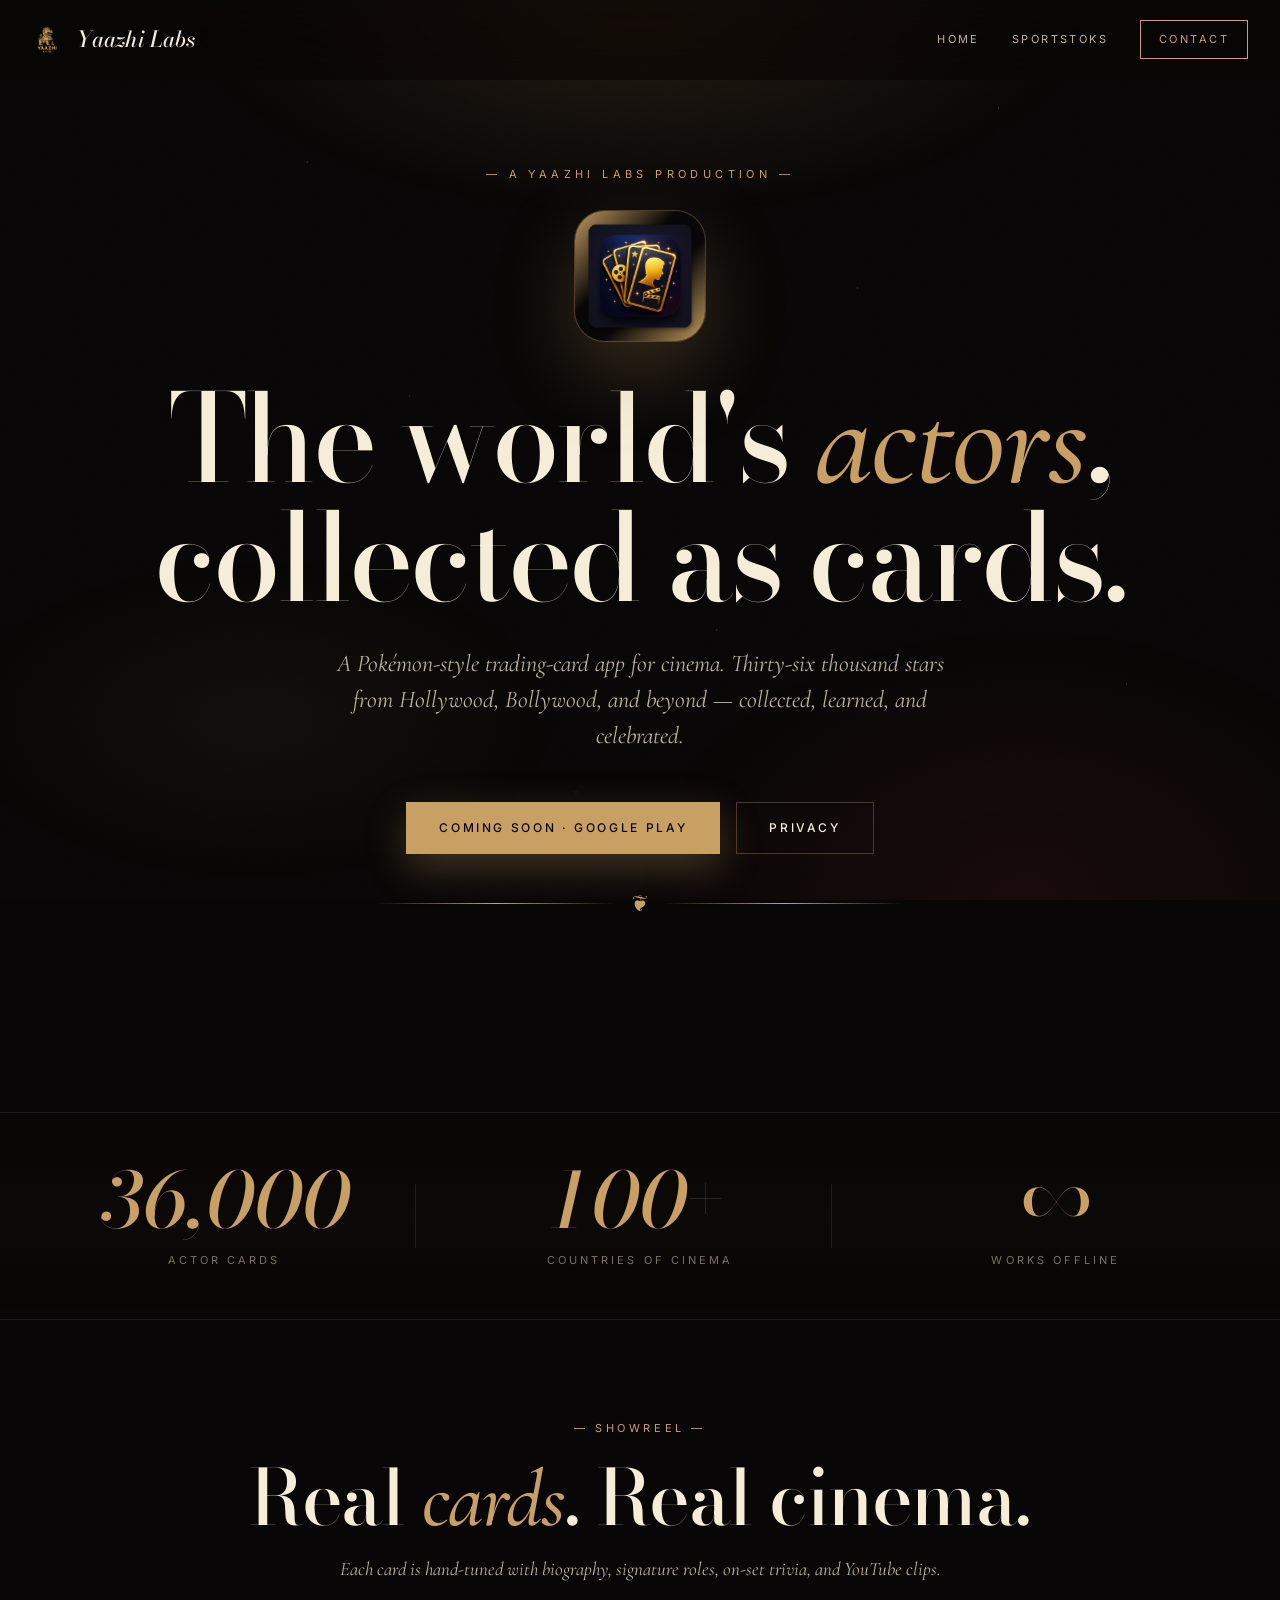
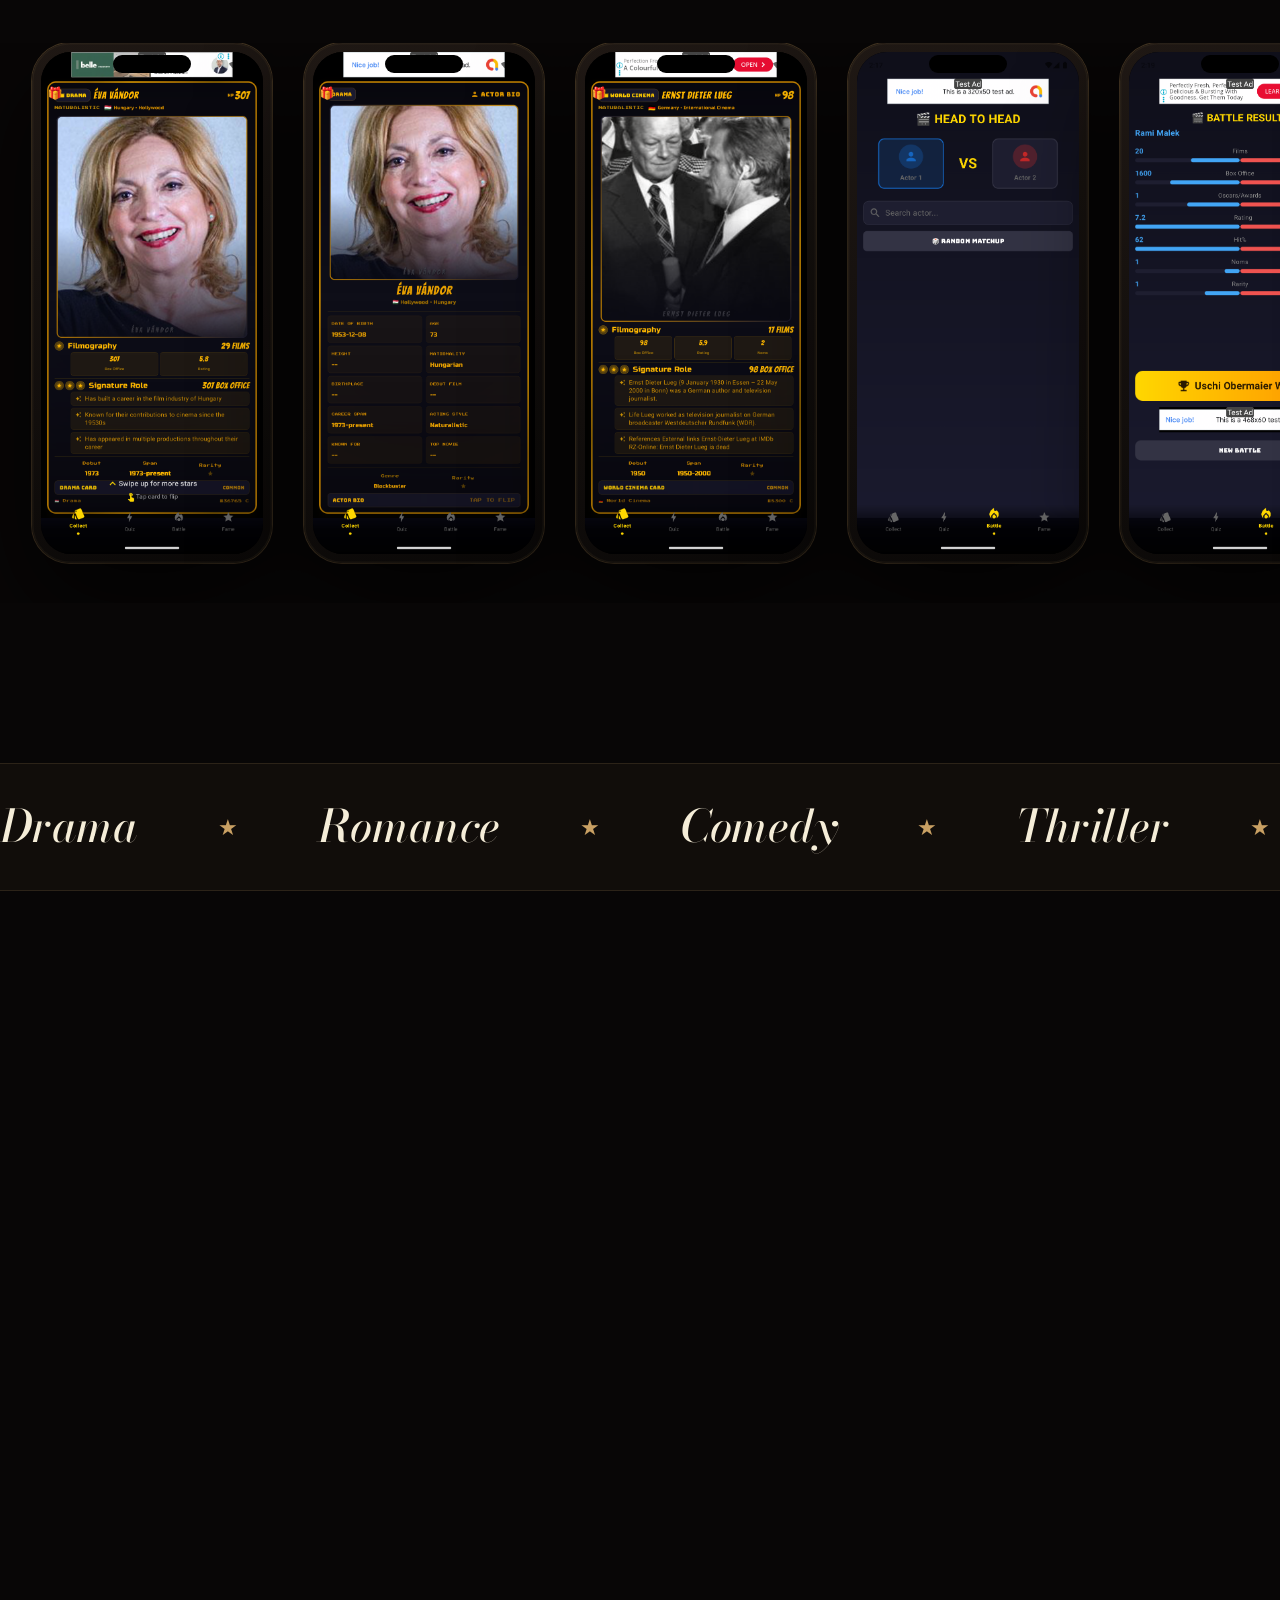
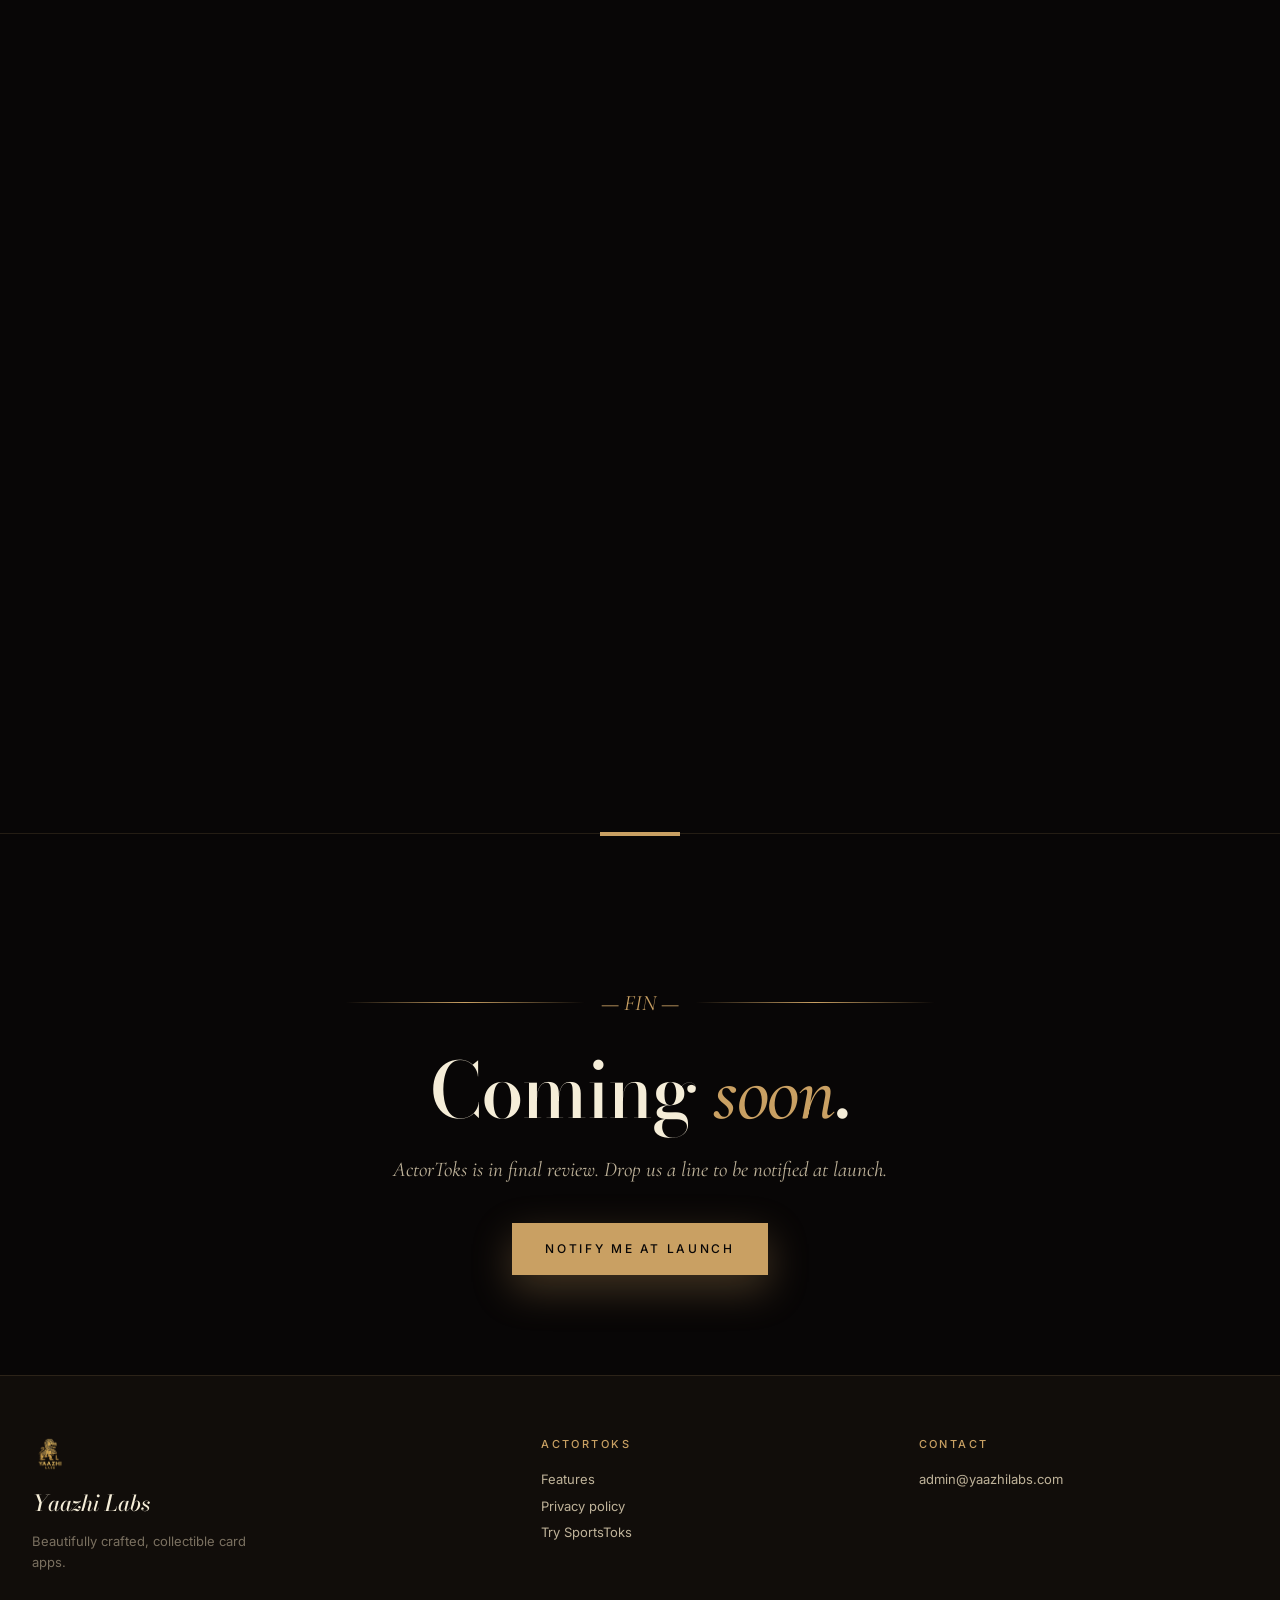
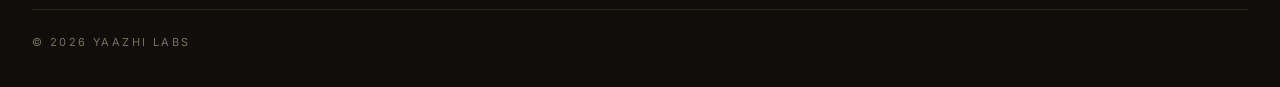
<file: ActorToks/index.html>
<!DOCTYPE html>
<html lang="en">
<head>
<meta charset="UTF-8">
<meta name="viewport" content="width=device-width, initial-scale=1.0">
<title>ActorToks — Trading cards for world cinema.</title>
<meta name="description" content="ActorToks is a Pokémon-style trading-card app for actors. 36,000+ cards from Hollywood, Bollywood, and beyond. Built by Yaazhi Labs.">
<meta name="theme-color" content="#080606">

<meta property="og:title" content="ActorToks — Trading cards for world cinema">
<meta property="og:description" content="A Pokémon-style trading-card app starring 36,000+ actors. Collect, battle, discover.">
<meta property="og:type" content="website">
<meta property="og:url" content="https://yaazhilabs.com/ActorToks/">
<meta property="og:image" content="https://yaazhilabs.com/actortoks-icon.png">

<link rel="icon" type="image/png" href="../actortoks-icon.png">
<link rel="preconnect" href="https://fonts.googleapis.com">
<link rel="preconnect" href="https://fonts.gstatic.com" crossorigin>
<link href="https://fonts.googleapis.com/css2?family=Bodoni+Moda:ital,opsz,wght@0,6..96,400..900;1,6..96,400..900&family=Cormorant+Garamond:ital,wght@0,400;0,500;1,400;1,500&family=Inter:wght@400;500;600;700&display=swap" rel="stylesheet">

<style>
:root {
    --void: #080606;
    --void-2: #110D0A;
    --shadow: rgba(0, 0, 0, 0.4);
    --line: rgba(201, 160, 99, 0.15);
    --line-hi: rgba(201, 160, 99, 0.32);
    --champagne: #C9A063;
    --champagne-hi: #E8C589;
    --champagne-deep: #8E6B3C;
    --ivory: #F5EDD8;
    --ivory-dim: #BFB39A;
    --ivory-mute: #7A7060;
    --rouge: #4A1820;
}
* { margin: 0; padding: 0; box-sizing: border-box; }
html { scroll-behavior: smooth; }
body {
    font-family: 'Inter', -apple-system, BlinkMacSystemFont, system-ui, sans-serif;
    background: var(--void);
    color: var(--ivory);
    line-height: 1.55;
    -webkit-font-smoothing: antialiased;
    overflow-x: hidden;
}
::selection { background: var(--champagne); color: var(--void); }
:focus-visible { outline: 2px solid var(--champagne); outline-offset: 3px; }
::-webkit-scrollbar { width: 10px; height: 8px; }
::-webkit-scrollbar-track { background: var(--void-2); }
::-webkit-scrollbar-thumb { background: rgba(201,160,99,0.25); border-radius: 0; }
a { color: inherit; text-decoration: none; }
img { display: block; max-width: 100%; }

/* ---------- Glamour backdrop ---------- */
.bg-stage {
    position: fixed; inset: 0; z-index: -2;
    background:
        radial-gradient(60% 40% at 50% 0%, rgba(201, 160, 99, 0.15), transparent 60%),
        radial-gradient(50% 50% at 80% 100%, rgba(74, 24, 32, 0.25), transparent 60%),
        radial-gradient(40% 30% at 20% 80%, rgba(201, 160, 99, 0.06), transparent 60%);
}

/* Gold dust sparkles */
.dust {
    position: fixed; inset: 0; z-index: -1; pointer-events: none;
    background-image:
        radial-gradient(1px 1px at 24% 18%, rgba(201,160,99,0.45), transparent),
        radial-gradient(1px 1px at 67% 32%, rgba(232,197,137,0.35), transparent),
        radial-gradient(1px 1px at 12% 64%, rgba(201,160,99,0.30), transparent),
        radial-gradient(1px 1px at 88% 76%, rgba(232,197,137,0.40), transparent),
        radial-gradient(1px 1px at 45% 88%, rgba(201,160,99,0.25), transparent),
        radial-gradient(1px 1px at 78% 12%, rgba(232,197,137,0.45), transparent),
        radial-gradient(1px 1px at 32% 44%, rgba(201,160,99,0.30), transparent),
        radial-gradient(1px 1px at 56% 70%, rgba(232,197,137,0.35), transparent);
    animation: shimmer 16s ease-in-out infinite alternate;
}
@keyframes shimmer { 0% { opacity: 0.6; } 100% { opacity: 1; } }

.film-grain {
    position: fixed; inset: 0; z-index: -1; pointer-events: none;
    opacity: 0.04; mix-blend-mode: overlay;
    background-image: url("data:image/svg+xml;utf8,<svg xmlns='http://www.w3.org/2000/svg' width='200' height='200'><filter id='n'><feTurbulence type='fractalNoise' baseFrequency='0.9'/></filter><rect width='100%25' height='100%25' filter='url(%23n)' opacity='1'/></svg>");
}

/* Art Deco border ornaments — reusable */
.ornament {
    display: flex; align-items: center; justify-content: center;
    gap: 16px;
    color: var(--champagne);
    margin: 32px 0;
}
.ornament::before, .ornament::after {
    content: '';
    flex: 1;
    height: 1px;
    background: linear-gradient(90deg, transparent, var(--champagne), transparent);
    max-width: 240px;
}
.ornament .glyph {
    font-family: 'Cormorant Garamond', serif;
    font-size: 22px;
    color: var(--champagne);
    font-style: italic;
}

/* ---------- Nav ---------- */
nav {
    position: sticky; top: 0; z-index: 50;
    backdrop-filter: blur(24px) saturate(180%);
    -webkit-backdrop-filter: blur(24px) saturate(180%);
    background: rgba(8, 6, 6, 0.65);
    border-bottom: 1px solid transparent;
    transition: border-color 0.3s, background 0.3s;
}
nav.scrolled { border-bottom-color: var(--line); background: rgba(8, 6, 6, 0.88); }
.nav-inner {
    max-width: 1320px; margin: 0 auto;
    padding: 20px 32px;
    display: flex; align-items: center; justify-content: space-between;
}
.nav-brand { display: flex; align-items: center; gap: 14px; }
.nav-brand img { width: 30px; height: 30px; border-radius: 8px; }
.nav-brand span {
    font-family: 'Bodoni Moda', serif;
    font-style: italic;
    font-weight: 500;
    font-size: 22px;
    color: var(--ivory);
    letter-spacing: 0.005em;
}
.nav-links { display: flex; gap: 32px; align-items: center; }
.nav-links a {
    font-family: 'Inter', sans-serif;
    color: var(--ivory-dim);
    font-size: 11px;
    text-transform: uppercase;
    letter-spacing: 0.22em;
    transition: color 0.2s;
}
.nav-links a:hover { color: var(--champagne); }
.nav-cta {
    padding: 10px 18px;
    border: 1px solid var(--champagne);
    color: var(--champagne) !important;
    transition: background 0.25s, color 0.25s;
}
.nav-cta:hover { background: var(--champagne); color: var(--void) !important; }
@media (max-width: 640px) { .nav-links { gap: 18px; } .nav-links a:not(.nav-cta) { display: none; } }

/* ---------- Hero ---------- */
.hero {
    padding: 80px 32px 100px;
    max-width: 1100px;
    margin: 0 auto;
    text-align: center;
    position: relative;
}
.hero-eyebrow {
    font-family: 'Inter', sans-serif;
    font-size: 11px;
    color: var(--champagne);
    text-transform: uppercase;
    letter-spacing: 0.4em;
    margin-bottom: 28px;
    display: inline-block;
}
.app-icon-grand {
    width: 130px; height: 130px;
    border-radius: 30px;
    overflow: hidden;
    margin: 0 auto 40px;
    box-shadow: 0 30px 80px rgba(201, 160, 99, 0.25), 0 0 0 1px var(--line-hi);
    position: relative;
}
.app-icon-grand::before {
    content: '';
    position: absolute;
    inset: -2px;
    border-radius: inherit;
    background: linear-gradient(135deg, var(--champagne), transparent 40%, transparent 60%, var(--champagne));
    z-index: -1;
}
.app-icon-grand img { width: 100%; height: 100%; }

.hero h1 {
    font-family: 'Bodoni Moda', serif;
    font-weight: 500;
    font-size: clamp(56px, 9.5vw, 132px);
    line-height: 0.92;
    letter-spacing: -0.025em;
    color: var(--ivory);
    margin-bottom: 32px;
    font-variation-settings: "opsz" 96;
}
.hero h1 em {
    font-family: 'Cormorant Garamond', serif;
    font-style: italic;
    font-weight: 500;
    color: var(--champagne);
    font-size: 1.08em;
    letter-spacing: -0.01em;
}
.hero .lede {
    font-family: 'Cormorant Garamond', serif;
    font-style: italic;
    font-size: clamp(18px, 2vw, 24px);
    color: var(--ivory-dim);
    max-width: 620px;
    margin: 0 auto 48px;
    line-height: 1.5;
    font-weight: 400;
}
.hero-ctas {
    display: flex; gap: 16px;
    justify-content: center; flex-wrap: wrap;
}
.btn {
    display: inline-flex; align-items: center; gap: 12px;
    padding: 16px 32px;
    font-family: 'Inter', sans-serif;
    font-weight: 500; font-size: 12px;
    letter-spacing: 0.22em;
    text-transform: uppercase;
    transition: all 0.3s ease;
    border: 1px solid transparent;
    cursor: pointer;
}
.btn-primary {
    background: var(--champagne);
    color: var(--void);
    box-shadow: 0 14px 40px rgba(201, 160, 99, 0.30);
}
.btn-primary:hover { background: var(--champagne-hi); transform: translateY(-2px); box-shadow: 0 18px 48px rgba(201, 160, 99, 0.45); }
.btn-secondary {
    background: transparent;
    color: var(--ivory);
    border-color: var(--line-hi);
}
.btn-secondary:hover { border-color: var(--champagne); color: var(--champagne); }

/* ---------- Marquee stat band ---------- */
.marquee-band {
    border-top: 1px solid var(--line);
    border-bottom: 1px solid var(--line);
    padding: 50px 32px;
    background:
        linear-gradient(180deg, transparent, rgba(201, 160, 99, 0.025), transparent);
    margin-top: 60px;
}
.marquee-inner {
    max-width: 1320px; margin: 0 auto;
    display: grid;
    grid-template-columns: repeat(3, 1fr);
    gap: 32px;
}
@media (max-width: 720px) { .marquee-inner { grid-template-columns: 1fr; gap: 36px; } }
.stat-glam {
    text-align: center;
    position: relative;
}
.stat-glam:not(:last-child)::after {
    content: '';
    position: absolute;
    right: 0; top: 50%;
    transform: translateY(-50%);
    width: 1px; height: 60%;
    background: var(--line);
}
@media (max-width: 720px) { .stat-glam::after { display: none !important; } }
.stat-glam .num {
    font-family: 'Bodoni Moda', serif;
    font-weight: 500;
    font-size: clamp(48px, 6vw, 84px);
    color: var(--champagne);
    line-height: 1;
    margin-bottom: 12px;
    font-style: italic;
}
.stat-glam .label {
    font-family: 'Inter', sans-serif;
    font-size: 11px;
    color: var(--ivory-mute);
    text-transform: uppercase;
    letter-spacing: 0.28em;
}

/* ---------- Section common ---------- */
section { position: relative; }
.container { max-width: 1320px; margin: 0 auto; padding: 0 32px; }
.section-head {
    max-width: 800px; margin: 0 auto 60px;
    text-align: center;
}
.section-head .eyebrow {
    font-family: 'Inter', sans-serif;
    font-size: 11px;
    color: var(--champagne);
    text-transform: uppercase;
    letter-spacing: 0.32em;
    margin-bottom: 24px;
    display: block;
}
.section-head h2 {
    font-family: 'Bodoni Moda', serif;
    font-weight: 500;
    font-size: clamp(44px, 6vw, 88px);
    line-height: 0.95;
    letter-spacing: -0.02em;
    margin-bottom: 16px;
}
.section-head h2 em {
    font-family: 'Cormorant Garamond', serif;
    font-style: italic;
    color: var(--champagne);
    font-size: 1.05em;
}
.section-head p {
    font-family: 'Cormorant Garamond', serif;
    font-style: italic;
    font-size: 19px;
    color: var(--ivory-dim);
    line-height: 1.55;
    margin-top: 12px;
}

/* ---------- Showreel ---------- */
.showreel { padding: 100px 0; }
.showreel-track {
    display: flex; gap: 32px;
    overflow-x: auto;
    scroll-snap-type: x mandatory;
    padding: 0 32px 40px;
    -webkit-overflow-scrolling: touch;
}
.phone {
    flex-shrink: 0;
    scroll-snap-align: center;
    position: relative;
    width: 240px;
    aspect-ratio: 9 / 19.5;
    border-radius: 38px;
    background: linear-gradient(160deg, #1F1814, #0A0807);
    padding: 9px;
    box-shadow:
        0 40px 100px rgba(0,0,0,0.7),
        0 0 0 1px var(--line-hi),
        inset 0 0 0 1.5px rgba(201,160,99,0.06);
}
.phone::before {
    content: '';
    position: absolute;
    top: 12px; left: 50%;
    transform: translateX(-50%);
    width: 78px; height: 18px;
    background: #000;
    border-radius: 100px; z-index: 3;
}
.phone-screen {
    position: relative;
    width: 100%; height: 100%;
    border-radius: 30px;
    overflow: hidden;
    background: #000;
}
.phone-screen img {
    width: 100%; height: 100%;
    object-fit: cover; object-position: center top;
}

/* ---------- Features (Roman numerals) ---------- */
.features { padding: 100px 0 80px; }
.feature-list {
    max-width: 980px; margin: 0 auto;
}
.feature-item {
    display: grid;
    grid-template-columns: 100px 1fr;
    gap: 40px;
    padding: 36px 0;
    border-top: 1px solid var(--line);
    align-items: start;
    transition: padding 0.3s ease;
}
.feature-item:last-child { border-bottom: 1px solid var(--line); }
.feature-item:hover { padding-left: 16px; }
@media (max-width: 600px) {
    .feature-item { grid-template-columns: 1fr; gap: 14px; padding-left: 0 !important; }
}
.feature-num {
    font-family: 'Bodoni Moda', serif;
    font-weight: 500;
    font-style: italic;
    font-size: 56px;
    color: var(--champagne);
    line-height: 1;
}
.feature-content h4 {
    font-family: 'Bodoni Moda', serif;
    font-weight: 500;
    font-size: 32px;
    margin-bottom: 12px;
    letter-spacing: -0.01em;
    line-height: 1.1;
    color: var(--ivory);
}
.feature-content p {
    font-family: 'Cormorant Garamond', serif;
    font-size: 19px;
    color: var(--ivory-dim);
    line-height: 1.5;
    max-width: 64ch;
    font-style: italic;
}

/* ---------- Marquee stars ---------- */
.stars-band {
    border-top: 1px solid var(--line);
    border-bottom: 1px solid var(--line);
    padding: 28px 0;
    overflow: hidden;
    background: var(--void-2);
    margin: 60px 0;
}
.stars-inner {
    display: flex;
    gap: 80px;
    animation: starsFlow 50s linear infinite;
    width: max-content;
    font-family: 'Bodoni Moda', serif;
    font-style: italic;
    font-weight: 500;
    font-size: clamp(28px, 3.5vw, 48px);
    color: var(--ivory);
    letter-spacing: -0.005em;
}
.stars-inner span {
    display: flex; align-items: center; gap: 80px; white-space: nowrap;
}
.stars-inner span::after {
    content: '★';
    color: var(--champagne);
    font-size: 0.5em;
    font-style: normal;
}
@keyframes starsFlow {
    from { transform: translateX(0); }
    to { transform: translateX(-50%); }
}

/* ---------- CTA ---------- */
.cta {
    padding: 120px 32px 100px;
    text-align: center;
    border-top: 1px solid var(--line);
    margin-top: 60px;
    position: relative;
}
.cta::before {
    content: '';
    position: absolute;
    top: -2px; left: 50%;
    transform: translateX(-50%);
    width: 80px; height: 4px;
    background: var(--champagne);
}
.cta h2 {
    font-family: 'Bodoni Moda', serif;
    font-weight: 500;
    font-size: clamp(48px, 6vw, 88px);
    letter-spacing: -0.02em;
    line-height: 1;
    margin-bottom: 22px;
}
.cta h2 em {
    font-family: 'Cormorant Garamond', serif;
    font-style: italic;
    color: var(--champagne);
    font-size: 1.05em;
}
.cta p {
    font-family: 'Cormorant Garamond', serif;
    font-style: italic;
    color: var(--ivory-dim);
    font-size: 21px;
    margin-bottom: 36px;
    max-width: 560px;
    margin-left: auto; margin-right: auto;
}

/* ---------- Footer ---------- */
footer {
    padding: 60px 32px 36px;
    background: var(--void-2);
    border-top: 1px solid var(--line);
}
.footer-inner {
    max-width: 1320px; margin: 0 auto;
    display: grid;
    grid-template-columns: 1.4fr 1fr 1fr;
    gap: 48px; margin-bottom: 36px;
}
@media (max-width: 720px) { .footer-inner { grid-template-columns: 1fr; gap: 32px; } }
.footer-brand img { width: 36px; height: 36px; border-radius: 9px; margin-bottom: 14px; }
.footer-brand h3 {
    font-family: 'Bodoni Moda', serif;
    font-style: italic;
    font-weight: 500;
    font-size: 22px;
    color: var(--ivory);
    margin-bottom: 10px;
}
.footer-brand p { font-size: 13px; color: var(--ivory-mute); line-height: 1.65; max-width: 30ch; }
.footer-col h4 {
    font-family: 'Inter', sans-serif;
    font-size: 11px; font-weight: 500;
    color: var(--champagne);
    text-transform: uppercase; letter-spacing: 0.22em;
    margin-bottom: 16px;
}
.footer-col a, .footer-col p {
    display: block; font-size: 13px;
    color: var(--ivory-dim); margin-bottom: 6px;
    transition: color 0.2s;
}
.footer-col a:hover { color: var(--champagne); }
.footer-business { font-size: 12px; line-height: 1.7; }
.footer-business strong { color: var(--ivory); font-weight: 600; }
.footer-bottom {
    max-width: 1320px; margin: 0 auto;
    padding-top: 24px;
    border-top: 1px solid var(--line);
    display: flex; justify-content: space-between;
    flex-wrap: wrap; gap: 12px;
    font-family: 'Inter', sans-serif;
    font-size: 11px;
    color: var(--ivory-mute);
    text-transform: uppercase;
    letter-spacing: 0.22em;
}

.reveal { opacity: 0; transform: translateY(24px); transition: opacity 0.8s, transform 0.8s; }
.reveal.in { opacity: 1; transform: translateY(0); }
@media (prefers-reduced-motion: reduce) {
    .dust, .stars-inner { animation: none; }
    .reveal { opacity: 1; transform: none; transition: none; }
    html { scroll-behavior: auto; }
}
</style>
</head>
<body>
<div class="bg-stage"></div>
<div class="dust"></div>
<div class="film-grain"></div>

<nav id="nav">
    <div class="nav-inner">
        <a class="nav-brand" href="../">
            <img src="../logo.png" alt="">
            <span>Yaazhi Labs</span>
        </a>
        <div class="nav-links">
            <a href="../">Home</a>
            <a href="../sportstoks/">SportsToks</a>
            <a class="nav-cta" href="mailto:admin@yaazhilabs.com">Contact</a>
        </div>
    </div>
</nav>

<section class="hero">
    <span class="hero-eyebrow">— A Yaazhi Labs production —</span>
    <div class="app-icon-grand">
        <img src="../actortoks-icon.png" alt="ActorToks">
    </div>
    <h1>The world's <em>actors</em>,<br>collected as cards.</h1>
    <p class="lede">A Pokémon-style trading-card app for cinema. Thirty-six thousand stars from Hollywood, Bollywood, and beyond — collected, learned, and <em>celebrated</em>.</p>
    <div class="hero-ctas">
        <a class="btn btn-primary" href="#features">Coming soon · Google Play</a>
        <a class="btn btn-secondary" href="privacy-policy.html">Privacy</a>
    </div>
    <div class="ornament"><span class="glyph">❦</span></div>
</section>

<div class="marquee-band">
    <div class="marquee-inner">
        <div class="stat-glam reveal">
            <div class="num">36,000</div>
            <div class="label">Actor cards</div>
        </div>
        <div class="stat-glam reveal">
            <div class="num">100+</div>
            <div class="label">Countries of cinema</div>
        </div>
        <div class="stat-glam reveal">
            <div class="num">∞</div>
            <div class="label">Works offline</div>
        </div>
    </div>
</div>

<section class="showreel">
    <div class="container">
        <div class="section-head reveal">
            <span class="eyebrow">— Showreel —</span>
            <h2>Real <em>cards</em>. Real cinema.</h2>
            <p>Each card is hand-tuned with biography, signature roles, on-set trivia, and YouTube clips.</p>
        </div>
    </div>
    <div class="showreel-track">
        <div class="phone"><div class="phone-screen"><img src="screenshots/raw_card_front.png" alt="Card front" loading="lazy"></div></div>
        <div class="phone"><div class="phone-screen"><img src="screenshots/raw_card_back.png" alt="Card back" loading="lazy"></div></div>
        <div class="phone"><div class="phone-screen"><img src="screenshots/raw_card_swipe.png" alt="Swipe to discover" loading="lazy"></div></div>
        <div class="phone"><div class="phone-screen"><img src="screenshots/raw_battle.png" alt="Actor battle" loading="lazy"></div></div>
        <div class="phone"><div class="phone-screen"><img src="screenshots/raw_battle_comparison.png" alt="Comparison" loading="lazy"></div></div>
        <div class="phone"><div class="phone-screen"><img src="screenshots/raw_battle_result.png" alt="Battle result" loading="lazy"></div></div>
        <div class="phone"><div class="phone-screen"><img src="screenshots/raw_fame.png" alt="Walk of Fame" loading="lazy"></div></div>
        <div class="phone"><div class="phone-screen"><img src="screenshots/raw_quiz.png" alt="Trivia quiz" loading="lazy"></div></div>
    </div>
</section>

<div class="stars-band">
    <div class="stars-inner">
        <span>Drama</span><span>Romance</span><span>Comedy</span><span>Thriller</span><span>Action</span><span>Noir</span><span>Fantasy</span><span>Musical</span><span>Western</span><span>Sci-Fi</span><span>Period</span><span>Animation</span>
        <span>Drama</span><span>Romance</span><span>Comedy</span><span>Thriller</span><span>Action</span><span>Noir</span><span>Fantasy</span><span>Musical</span><span>Western</span><span>Sci-Fi</span><span>Period</span><span>Animation</span>
    </div>
</div>

<section class="features" id="features">
    <div class="container">
        <div class="section-head reveal">
            <span class="eyebrow">— Featuring —</span>
            <h2>Designed for <em>devotion</em>.</h2>
        </div>
        <div class="feature-list">
            <div class="feature-item reveal">
                <div class="feature-num">I</div>
                <div class="feature-content">
                    <h4>Pokémon-style collecting</h4>
                    <p>Common, Rare, Epic, Legendary — every actor a card, every card a tier. Hunt for the rarest, complete sets, build your private hall of stars.</p>
                </div>
            </div>
            <div class="feature-item reveal">
                <div class="feature-num">II</div>
                <div class="feature-content">
                    <h4>The Battle</h4>
                    <p>Pit two actors head-to-head — awards, hits, accolades. Every comparison reveals something even cinephiles didn't know.</p>
                </div>
            </div>
            <div class="feature-item reveal">
                <div class="feature-num">III</div>
                <div class="feature-content">
                    <h4>Cards that breathe</h4>
                    <p>Real photography. Biography in tight prose. Signature roles, on-set trivia, and YouTube clips embedded directly. Tap any card to flip and learn.</p>
                </div>
            </div>
            <div class="feature-item reveal">
                <div class="feature-num">IV</div>
                <div class="feature-content">
                    <h4>The Walk of Fame</h4>
                    <p>Every actor you collect is added to your personal hall — sortable, searchable, browsable. Curate the cinema you love.</p>
                </div>
            </div>
            <div class="feature-item reveal">
                <div class="feature-num">V</div>
                <div class="feature-content">
                    <h4>Trivia quizzes</h4>
                    <p>Show what you know. Earn rewards. Discover actors you'd never have searched for.</p>
                </div>
            </div>
            <div class="feature-item reveal">
                <div class="feature-num">VI</div>
                <div class="feature-content">
                    <h4>The privilege of offline</h4>
                    <p>Cards live on your device. No internet needed once installed. Your full collection comes with you, anywhere.</p>
                </div>
            </div>
        </div>
    </div>
</section>

<section class="cta">
    <div class="container">
        <div class="ornament"><span class="glyph">— FIN —</span></div>
        <h2>Coming <em>soon</em>.</h2>
        <p>ActorToks is in final review. Drop us a line to be notified at launch.</p>
        <a class="btn btn-primary" href="mailto:admin@yaazhilabs.com?subject=Notify%20me%20when%20ActorToks%20launches">Notify me at launch</a>
    </div>
</section>

<footer>
    <div class="footer-inner">
        <div class="footer-brand">
            <img src="../logo.png" alt="">
            <h3>Yaazhi Labs</h3>
            <p>Beautifully crafted, collectible card apps.</p>
        </div>
        <div class="footer-col">
            <h4>ActorToks</h4>
            <a href="#features">Features</a>
            <a href="privacy-policy.html">Privacy policy</a>
            <a href="../sportstoks/">Try SportsToks</a>
        </div>
        <div class="footer-col">
            <h4>Contact</h4>
            <a href="mailto:admin@yaazhilabs.com">admin@yaazhilabs.com</a>
        </div>
    </div>
    <div class="footer-bottom">
        <span>© 2026 YAAZHI LABS</span>
    </div>
</footer>

<script>
const nav = document.getElementById('nav');
if (nav) {
    const onScroll = () => nav.classList.toggle('scrolled', window.scrollY > 16);
    window.addEventListener('scroll', onScroll, { passive: true });
    onScroll();
}
const io = new IntersectionObserver(es => es.forEach(e => {
    if (e.isIntersecting) { e.target.classList.add('in'); io.unobserve(e.target); }
}), { threshold: 0.15 });
document.querySelectorAll('.reveal').forEach(el => io.observe(el));
</script>
</body>
</html>
<!-- cache-bust 2026-05-09T01:58:27Z -->
</file>
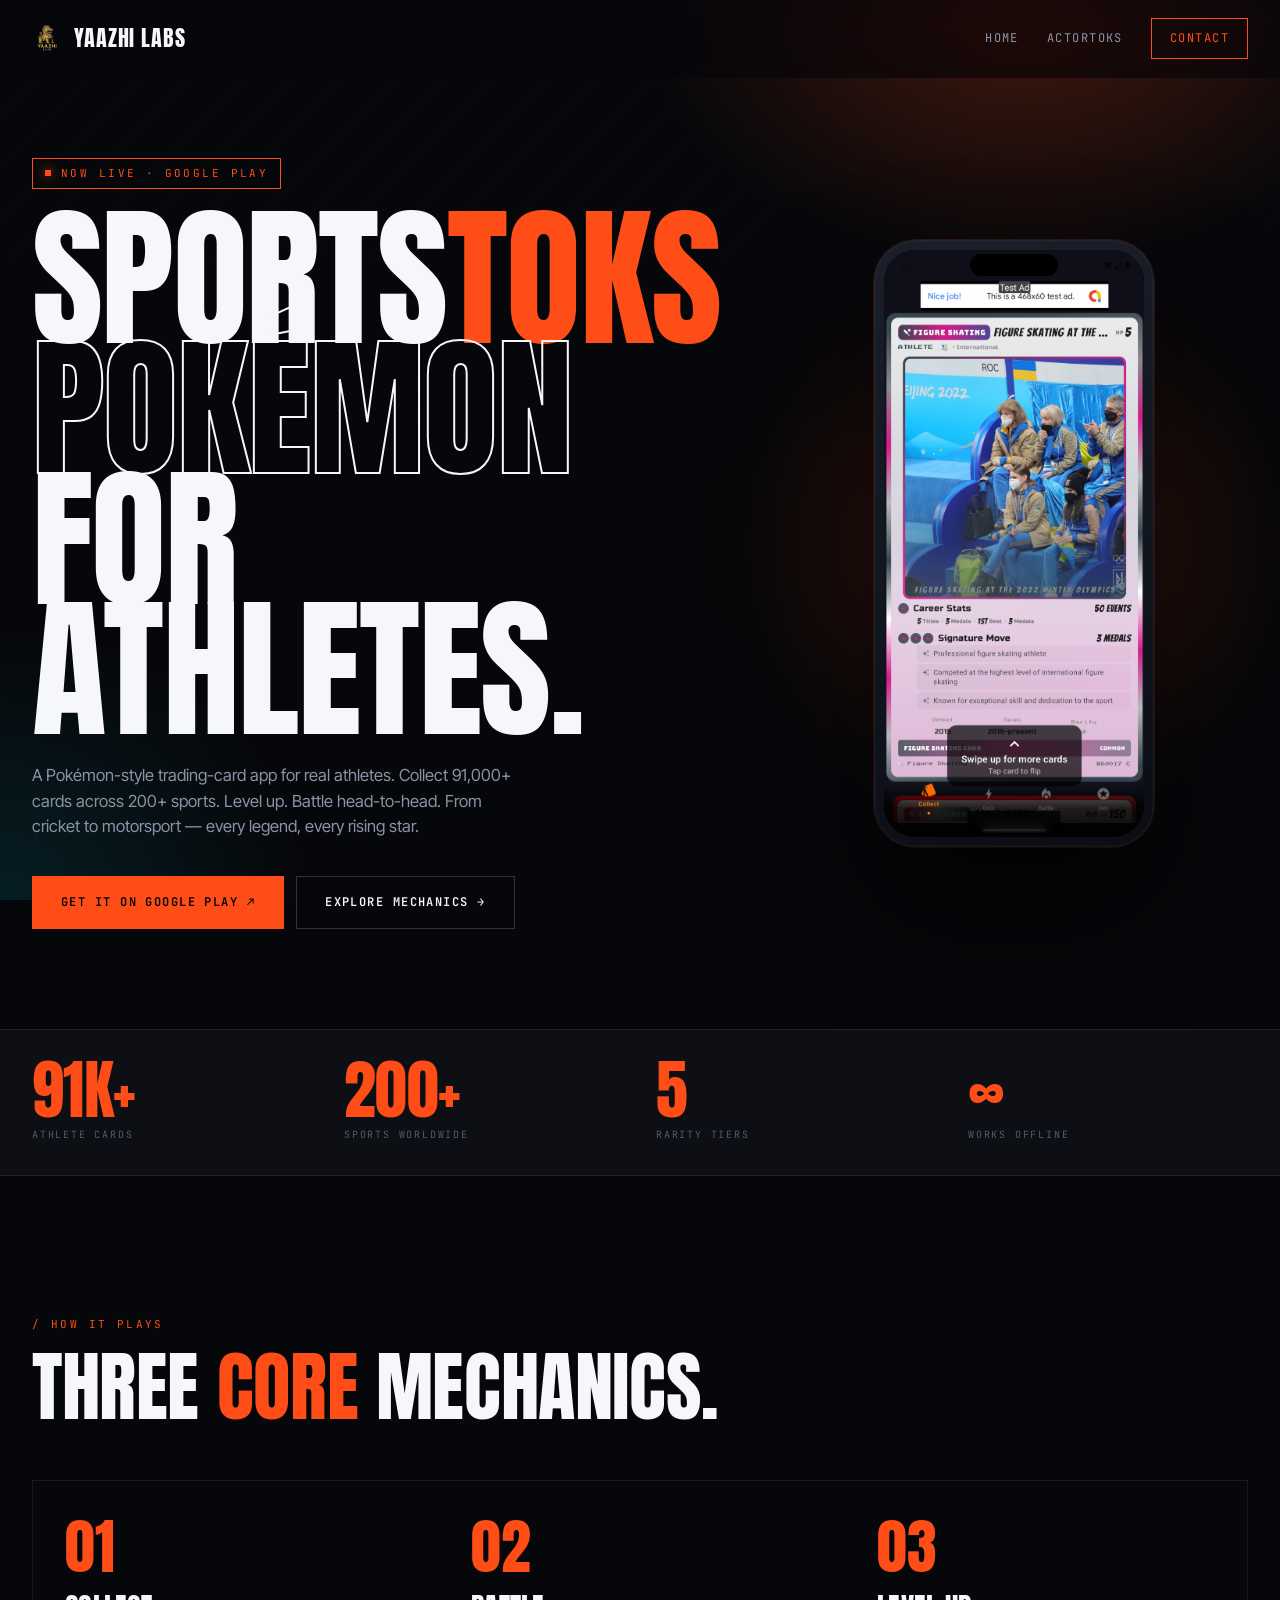
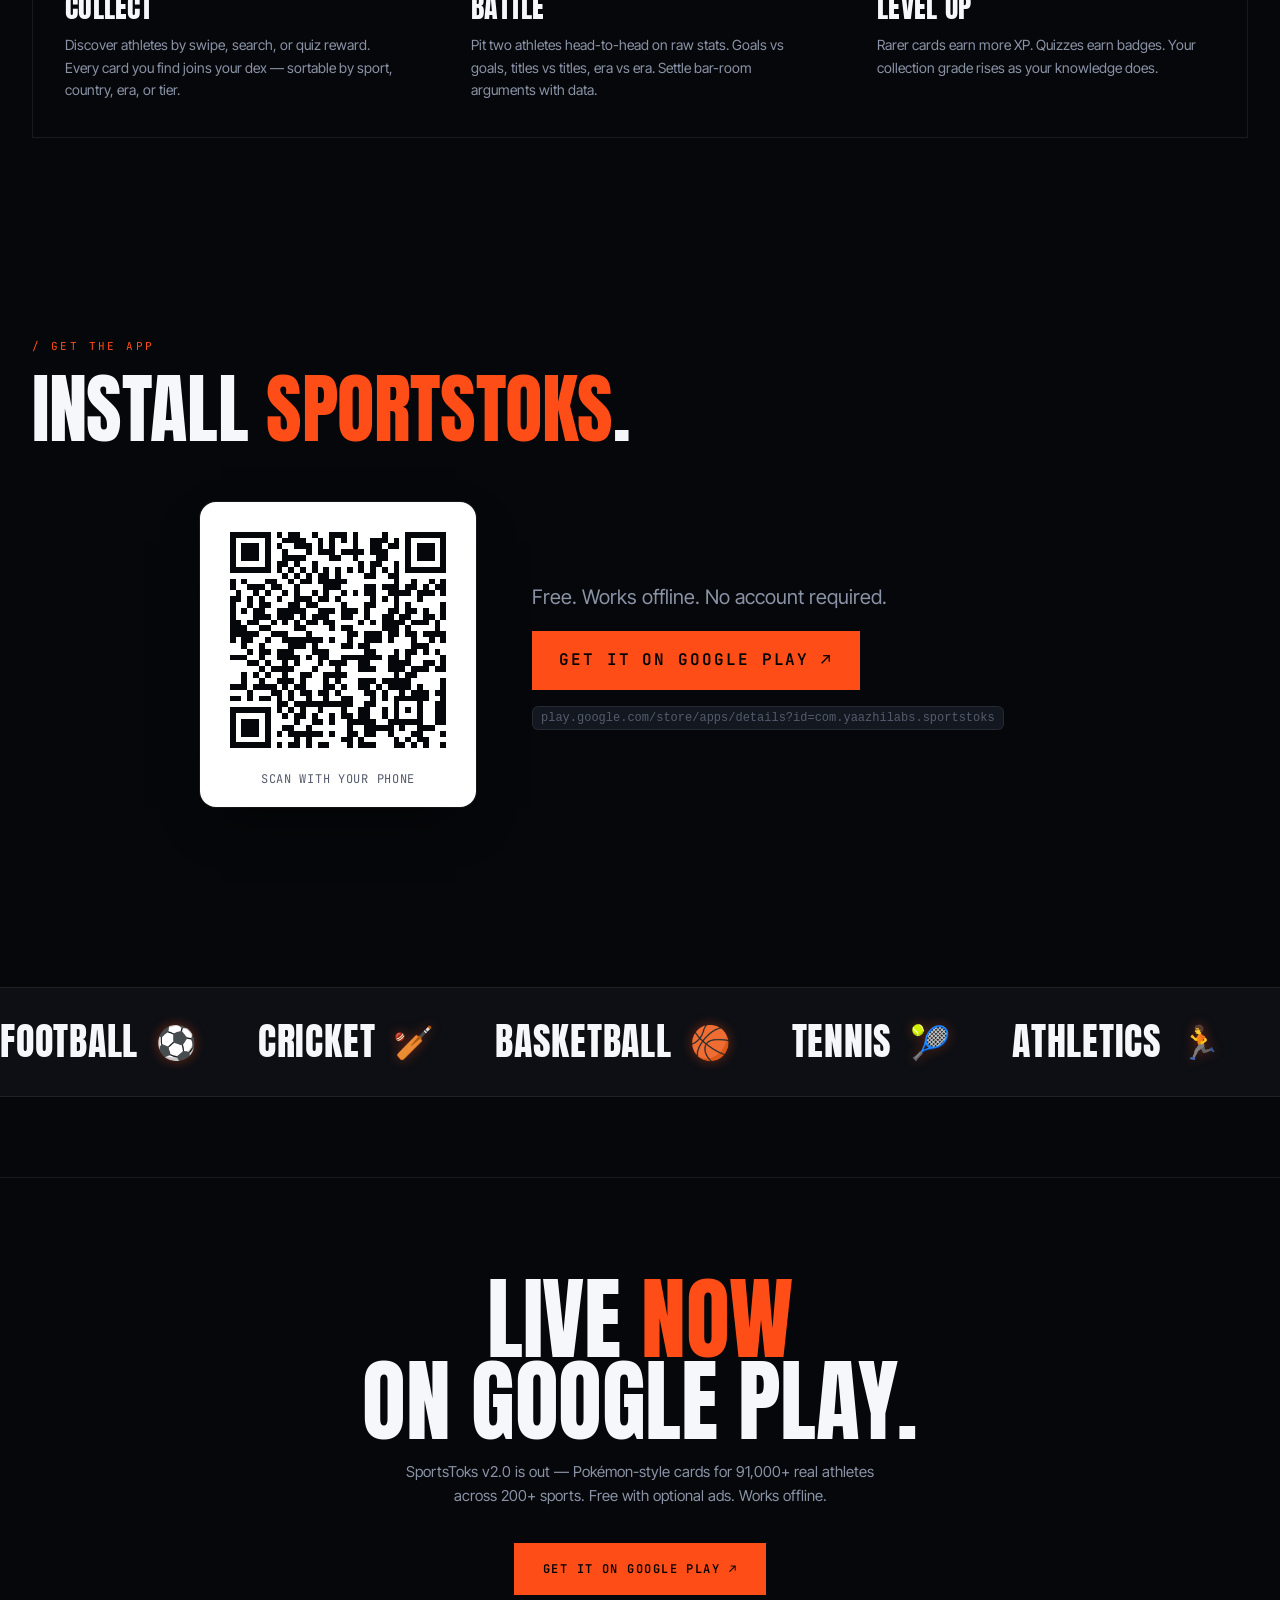
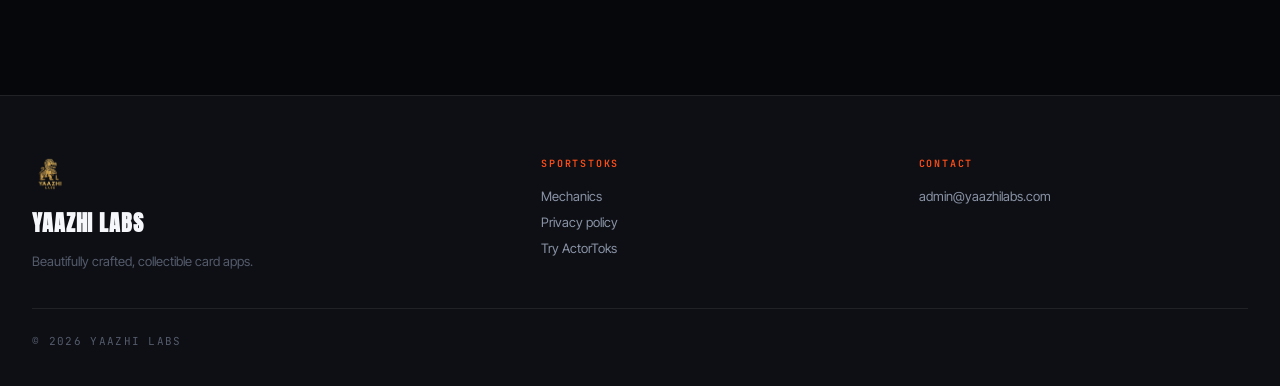
<file: sportstoks-app/index.html>
<!DOCTYPE html>
<html lang="en">
<head>
<meta charset="UTF-8">
<meta name="viewport" content="width=device-width, initial-scale=1.0">
<title>SportsToks — Pokémon-style cards for real athletes.</title>
<meta name="description" content="SportsToks is a Pokémon-style trading-card app for real athletes. 91,000+ cards across 200+ sports. Collect, level up, battle.">
<meta name="theme-color" content="#06070A">

<meta property="og:title" content="SportsToks — Pokémon-style cards for real athletes.">
<meta property="og:description" content="91,000+ athlete cards. 200+ sports. Collect, battle, level up.">
<meta property="og:type" content="website">
<meta property="og:url" content="https://yaazhilabs.com/sportstoks-app/">
<meta property="og:image" content="https://yaazhilabs.com/sportstoks-icon.png">

<link rel="icon" type="image/png" href="../sportstoks-icon.png">
<link rel="preconnect" href="https://fonts.googleapis.com">
<link rel="preconnect" href="https://fonts.gstatic.com" crossorigin>
<link href="https://fonts.googleapis.com/css2?family=Anton&family=Inter+Tight:wght@400;500;600;700;800;900&family=JetBrains+Mono:wght@400;500;600&display=swap" rel="stylesheet">

<style>
:root {
    --bg: #06070A;
    --bg-2: #0D0F14;
    --surface: #131720;
    --line: rgba(255, 255, 255, 0.08);
    --line-hi: rgba(255, 255, 255, 0.18);
    --text: #F5F7FA;
    --text-dim: #8A93A6;
    --text-mute: #545B6B;
    --orange: #FF4D17;
    --orange-hot: #FF7A45;
    --lime: #C9FF3D;
    --cyan: #00E5FF;
}
* { margin: 0; padding: 0; box-sizing: border-box; }
html { scroll-behavior: smooth; }
body {
    font-family: 'Inter Tight', -apple-system, BlinkMacSystemFont, system-ui, sans-serif;
    background: var(--bg);
    color: var(--text);
    line-height: 1.55;
    -webkit-font-smoothing: antialiased;
    overflow-x: hidden;
}
::selection { background: var(--orange); color: #000; }
:focus-visible { outline: 2px solid var(--lime); outline-offset: 3px; }
::-webkit-scrollbar { width: 10px; height: 8px; }
::-webkit-scrollbar-track { background: var(--bg-2); }
::-webkit-scrollbar-thumb { background: rgba(255,77,23,0.4); border-radius: 4px; }
a { color: inherit; text-decoration: none; }
img { display: block; max-width: 100%; }

/* Stadium backdrop — diagonal stripes + glow */
.stadium-bg {
    position: fixed; inset: 0; z-index: -2;
    background:
        radial-gradient(50% 50% at 80% 0%, rgba(255, 77, 23, 0.25), transparent 60%),
        radial-gradient(40% 50% at 0% 100%, rgba(0, 229, 255, 0.10), transparent 60%),
        var(--bg);
}
.stripes {
    position: fixed; inset: 0; z-index: -1; pointer-events: none;
    background-image: repeating-linear-gradient(
        -45deg,
        transparent 0 18px,
        rgba(255, 77, 23, 0.025) 18px 19px,
        transparent 19px 36px
    );
    mask-image: linear-gradient(180deg, black 0%, transparent 50%);
    -webkit-mask-image: linear-gradient(180deg, black 0%, transparent 50%);
}

/* ---------- Nav ---------- */
nav {
    position: sticky; top: 0; z-index: 50;
    backdrop-filter: blur(18px) saturate(160%);
    -webkit-backdrop-filter: blur(18px) saturate(160%);
    background: rgba(6, 7, 10, 0.7);
    border-bottom: 1px solid transparent;
    transition: border-color 0.3s, background 0.3s;
}
nav.scrolled { border-bottom-color: var(--line); background: rgba(6, 7, 10, 0.9); }
.nav-inner {
    max-width: 1320px; margin: 0 auto;
    padding: 18px 32px;
    display: flex; align-items: center; justify-content: space-between;
}
.nav-brand { display: flex; align-items: center; gap: 12px; }
.nav-brand img { width: 30px; height: 30px; border-radius: 8px; }
.nav-brand span {
    font-family: 'Anton', sans-serif;
    font-size: 22px;
    letter-spacing: 0.04em;
    text-transform: uppercase;
    color: var(--text);
}
.nav-links { display: flex; gap: 28px; align-items: center; }
.nav-links a {
    color: var(--text-dim);
    font-family: 'JetBrains Mono', monospace;
    font-size: 12px;
    text-transform: uppercase;
    letter-spacing: 0.12em;
    transition: color 0.2s;
}
.nav-links a:hover { color: var(--orange); }
.nav-cta {
    padding: 10px 18px;
    border: 1px solid var(--orange);
    color: var(--orange) !important;
    transition: background 0.2s, color 0.2s;
}
.nav-cta:hover { background: var(--orange); color: #000 !important; }
@media (max-width: 640px) { .nav-links a:not(.nav-cta) { display: none; } }

/* ---------- Hero ---------- */
.hero {
    padding: 80px 32px 60px;
    max-width: 1320px;
    margin: 0 auto;
    position: relative;
}
.hero-grid {
    display: grid;
    grid-template-columns: 1.4fr 1fr;
    gap: 60px;
    align-items: center;
}
@media (max-width: 880px) { .hero-grid { grid-template-columns: 1fr; gap: 40px; } }

.kicker {
    display: inline-flex; align-items: center; gap: 10px;
    font-family: 'JetBrains Mono', monospace;
    font-size: 11px;
    color: var(--orange);
    text-transform: uppercase;
    letter-spacing: 0.22em;
    margin-bottom: 24px;
    padding: 6px 12px;
    border: 1px solid var(--orange);
    border-radius: 0;
}
.kicker::before {
    content: '';
    width: 6px; height: 6px;
    background: var(--orange);
    box-shadow: 0 0 12px var(--orange);
    animation: pulse 1.4s ease-in-out infinite;
}
@keyframes pulse { 50% { opacity: 0.3; } }

.hero h1 {
    font-family: 'Anton', sans-serif;
    font-weight: 400;
    font-size: clamp(72px, 12vw, 188px);
    line-height: 0.85;
    letter-spacing: -0.01em;
    text-transform: uppercase;
    color: var(--text);
    margin-bottom: 28px;
}
.hero h1 .o { color: var(--orange); }
.hero h1 .l { color: var(--lime); }
.hero h1 .stroke {
    -webkit-text-stroke: 2px var(--text);
    color: transparent;
}

.hero p.lede {
    font-size: clamp(15px, 1.3vw, 18px);
    color: var(--text-dim);
    max-width: 480px;
    margin-bottom: 36px;
    line-height: 1.55;
}

.hero-ctas { display: flex; gap: 12px; flex-wrap: wrap; }
.btn {
    display: inline-flex; align-items: center; gap: 10px;
    padding: 16px 28px;
    font-family: 'JetBrains Mono', monospace;
    font-weight: 600; font-size: 12px;
    letter-spacing: 0.12em;
    text-transform: uppercase;
    border: 1px solid transparent;
    transition: all 0.2s ease;
    cursor: pointer;
}
.btn-primary {
    background: var(--orange);
    color: #000;
}
.btn-primary:hover { background: var(--lime); transform: translateY(-2px); }
.btn-secondary {
    background: transparent;
    color: var(--text);
    border-color: var(--line-hi);
}
.btn-secondary:hover { border-color: var(--text); }

/* Hero phone — single big device */
.hero-device {
    position: relative;
    display: flex;
    justify-content: center;
    align-items: center;
}
.hero-device::before {
    content: '';
    position: absolute;
    inset: -10%;
    background: radial-gradient(circle at 50% 50%, rgba(255, 77, 23, 0.25), transparent 60%);
    filter: blur(40px);
    z-index: -1;
}
.phone {
    position: relative;
    width: 280px;
    aspect-ratio: 9 / 19.5;
    border-radius: 42px;
    background: linear-gradient(160deg, #1A1F2A, #0A0D14);
    padding: 10px;
    box-shadow:
        0 60px 120px rgba(0, 0, 0, 0.6),
        0 0 0 1px rgba(255, 77, 23, 0.18),
        inset 0 0 0 1.5px rgba(255, 255, 255, 0.04);
    transition: transform 0.6s cubic-bezier(0.2, 0.8, 0.2, 1);
}
.phone:hover { transform: rotate(0deg) scale(1.02); }
.phone::before {
    content: '';
    position: absolute;
    top: 14px; left: 50%;
    transform: translateX(-50%);
    width: 88px; height: 22px;
    background: #000;
    border-radius: 100px; z-index: 3;
}
.phone-screen {
    position: relative;
    width: 100%; height: 100%;
    border-radius: 32px;
    overflow: hidden;
    background: #000;
    cursor: pointer;
}
.phone-screen img {
    width: 100%; height: 100%;
    object-fit: cover; object-position: center top;
    transition: opacity 0.3s;
}
.phone-tap-hint {
    position: absolute; bottom: 14px; left: 50%;
    transform: translateX(-50%);
    font-family: 'JetBrains Mono', monospace;
    font-size: 9px;
    color: var(--orange);
    letter-spacing: 0.18em;
    text-transform: uppercase;
    background: rgba(0,0,0,0.7);
    padding: 4px 10px;
    border-radius: 100px;
    pointer-events: none;
    backdrop-filter: blur(6px);
}

/* ---------- Stat strip ---------- */
.stat-strip {
    margin: 40px 0;
    border-top: 1px solid var(--line);
    border-bottom: 1px solid var(--line);
    padding: 32px 32px;
    background: var(--bg-2);
}
.stat-strip-inner {
    max-width: 1320px; margin: 0 auto;
    display: grid;
    grid-template-columns: repeat(4, 1fr);
    gap: 32px;
    align-items: end;
}
@media (max-width: 720px) { .stat-strip-inner { grid-template-columns: repeat(2, 1fr); gap: 24px; } }
.stat-block .num {
    font-family: 'Anton', sans-serif;
    font-size: clamp(40px, 5vw, 72px);
    line-height: 0.9;
    letter-spacing: -0.01em;
    color: var(--orange);
}
.stat-block .label {
    font-family: 'JetBrains Mono', monospace;
    font-size: 10px;
    color: var(--text-mute);
    text-transform: uppercase;
    letter-spacing: 0.18em;
    margin-top: 8px;
}

/* ---------- Section common ---------- */
section { position: relative; }
.container { max-width: 1320px; margin: 0 auto; padding: 0 32px; }
.section-head {
    margin-bottom: 56px;
    max-width: 800px;
}
.section-head .eyebrow {
    font-family: 'JetBrains Mono', monospace;
    font-size: 11px;
    color: var(--orange);
    text-transform: uppercase;
    letter-spacing: 0.22em;
    margin-bottom: 18px;
    display: block;
}
.section-head h2 {
    font-family: 'Anton', sans-serif;
    font-weight: 400;
    font-size: clamp(40px, 6vw, 88px);
    line-height: 0.95;
    letter-spacing: -0.005em;
    text-transform: uppercase;
}
.section-head h2 .o { color: var(--orange); }

/* ---------- Mechanics (3 columns) ---------- */
.mechanics { padding: 100px 0; }
.mech-grid {
    display: grid;
    grid-template-columns: repeat(3, 1fr);
    gap: 4px;
    border: 1px solid var(--line);
}
@media (max-width: 760px) { .mech-grid { grid-template-columns: 1fr; } }
.mech {
    padding: 36px 32px;
    background: var(--bg);
    transition: background 0.25s;
    position: relative;
    overflow: hidden;
}
.mech:hover { background: var(--bg-2); }
.mech::after {
    content: '';
    position: absolute;
    bottom: 0; left: 0;
    width: 0; height: 3px;
    background: var(--orange);
    transition: width 0.4s ease;
}
.mech:hover::after { width: 100%; }
.mech .num {
    font-family: 'Anton', sans-serif;
    font-size: 60px;
    color: var(--orange);
    line-height: 1;
    margin-bottom: 16px;
}
.mech h4 {
    font-family: 'Anton', sans-serif;
    font-weight: 400;
    font-size: 28px;
    text-transform: uppercase;
    letter-spacing: 0.01em;
    margin-bottom: 12px;
    line-height: 1.05;
}
.mech p {
    color: var(--text-dim);
    font-size: 14px;
    line-height: 1.6;
}

/* ---------- Sports ticker ---------- */
.sports-ticker {
    border-top: 1px solid var(--line);
    border-bottom: 1px solid var(--line);
    padding: 24px 0;
    overflow: hidden;
    background: var(--bg-2);
    margin: 80px 0;
}
.ticker-inner {
    display: flex;
    gap: 60px;
    animation: ticker 40s linear infinite;
    width: max-content;
    font-family: 'Anton', sans-serif;
    font-size: clamp(24px, 3vw, 40px);
    text-transform: uppercase;
    color: var(--text);
    letter-spacing: 0.02em;
}
.ticker-inner span {
    display: inline-flex;
    align-items: center;
    gap: 18px;
    white-space: nowrap;
}
.ticker-inner span i {
    font-style: normal;
    font-size: 0.85em;
    line-height: 1;
    filter: drop-shadow(0 0 6px rgba(255, 77, 23, 0.4));
}
@keyframes ticker {
    from { transform: translateX(0); }
    to { transform: translateX(-50%); }
}

/* ---------- CTA ---------- */
.cta { padding: 100px 32px; text-align: center; border-top: 1px solid var(--line); }
.cta h2 {
    font-family: 'Anton', sans-serif;
    font-weight: 400;
    font-size: clamp(48px, 7vw, 110px);
    line-height: 0.92;
    letter-spacing: -0.005em;
    text-transform: uppercase;
    margin-bottom: 18px;
}
.cta h2 .o { color: var(--orange); }
.cta p {
    color: var(--text-dim);
    margin-bottom: 36px;
    max-width: 480px;
    margin-left: auto; margin-right: auto;
    font-size: 15px;
}

/* ---------- Footer ---------- */
footer {
    padding: 60px 32px 36px;
    background: var(--bg-2);
    border-top: 1px solid var(--line);
}
.footer-inner {
    max-width: 1320px; margin: 0 auto;
    display: grid;
    grid-template-columns: 1.4fr 1fr 1fr;
    gap: 48px; margin-bottom: 36px;
}
@media (max-width: 720px) { .footer-inner { grid-template-columns: 1fr; gap: 32px; } }
.footer-brand img { width: 36px; height: 36px; border-radius: 9px; margin-bottom: 14px; }
.footer-brand h3 {
    font-family: 'Anton', sans-serif;
    font-size: 22px; letter-spacing: 0.04em;
    text-transform: uppercase;
    margin-bottom: 10px;
}
.footer-brand p { font-size: 13px; color: var(--text-mute); line-height: 1.65; max-width: 30ch; }
.footer-col h4 {
    font-family: 'JetBrains Mono', monospace;
    font-size: 10px; font-weight: 600;
    color: var(--orange);
    text-transform: uppercase; letter-spacing: 0.18em;
    margin-bottom: 14px;
}
.footer-col a, .footer-col p {
    display: block; font-size: 13px;
    color: var(--text-dim); margin-bottom: 6px;
    transition: color 0.2s;
}
.footer-col a:hover { color: var(--orange); }
.footer-business { font-size: 12px; line-height: 1.7; }
.footer-business strong { color: var(--text); font-weight: 600; }
.footer-bottom {
    max-width: 1320px; margin: 0 auto;
    padding-top: 24px;
    border-top: 1px solid var(--line);
    display: flex; justify-content: space-between;
    flex-wrap: wrap; gap: 12px;
    font-family: 'JetBrains Mono', monospace;
    font-size: 11px;
    color: var(--text-mute);
    text-transform: uppercase;
    letter-spacing: 0.12em;
}

.reveal { opacity: 0; transform: translateY(20px); transition: opacity 0.7s, transform 0.7s; }
.reveal.in { opacity: 1; transform: translateY(0); }
@media (prefers-reduced-motion: reduce) {
    .ticker-inner { animation: none; }
    .reveal { opacity: 1; transform: none; transition: none; }
    html { scroll-behavior: auto; }
}
</style>
</head>
<body>
<div class="stadium-bg"></div>
<div class="stripes"></div>

<nav id="nav">
    <div class="nav-inner">
        <a class="nav-brand" href="../">
            <img src="../logo.png" alt="">
            <span>Yaazhi Labs</span>
        </a>
        <div class="nav-links">
            <a href="../">Home</a>
            <a href="../actortoks-app/">ActorToks</a>
            <a class="nav-cta" href="mailto:admin@yaazhilabs.com">Contact</a>
        </div>
    </div>
</nav>

<section class="hero">
    <div class="hero-grid">
        <div>
            <div class="kicker">Now live · Google Play</div>
            <h1>Sports<span class="o">Toks</span><br><span class="stroke">Pokémon</span><br>for athletes.</h1>
            <p class="lede">A Pokémon-style trading-card app for real athletes. Collect 91,000+ cards across 200+ sports. Level up. Battle head-to-head. From cricket to motorsport — every legend, every rising star.</p>
            <div class="hero-ctas">
                <a class="btn btn-primary" href="https://play.google.com/store/apps/details?id=com.yaazhilabs.sportstoks" target="_blank" rel="noopener">Get it on Google Play ↗</a>
                <a class="btn btn-secondary" href="#mechanics">Explore mechanics →</a>
            </div>
        </div>
        <div class="hero-device">
            <div class="phone">
                <div class="phone-screen" id="phoneScreen">
                    <img id="phoneImg" src="screenshots/raw_card_front.png" alt="SportsToks card">
                </div>
                <span class="phone-tap-hint">Tap to flip</span>
            </div>
        </div>
    </div>
</section>

<section class="stat-strip">
    <div class="stat-strip-inner">
        <div class="stat-block reveal"><div class="num">91K+</div><div class="label">Athlete cards</div></div>
        <div class="stat-block reveal"><div class="num">200+</div><div class="label">Sports worldwide</div></div>
        <div class="stat-block reveal"><div class="num">5</div><div class="label">Rarity tiers</div></div>
        <div class="stat-block reveal"><div class="num">∞</div><div class="label">Works offline</div></div>
    </div>
</section>

<section class="mechanics" id="mechanics">
    <div class="container">
        <div class="section-head reveal">
            <span class="eyebrow">/ How it plays</span>
            <h2>Three <span class="o">core</span> mechanics.</h2>
        </div>
        <div class="mech-grid">
            <div class="mech reveal">
                <div class="num">01</div>
                <h4>Collect</h4>
                <p>Discover athletes by swipe, search, or quiz reward. Every card you find joins your dex — sortable by sport, country, era, or tier.</p>
            </div>
            <div class="mech reveal">
                <div class="num">02</div>
                <h4>Battle</h4>
                <p>Pit two athletes head-to-head on raw stats. Goals vs goals, titles vs titles, era vs era. Settle bar-room arguments with data.</p>
            </div>
            <div class="mech reveal">
                <div class="num">03</div>
                <h4>Level up</h4>
                <p>Rarer cards earn more XP. Quizzes earn badges. Your collection grade rises as your knowledge does.</p>
            </div>
        </div>
    </div>
</section>

<section class="get-app" id="get">
    <div class="container">
        <div class="section-head reveal">
            <span class="eyebrow">/ Get the app</span>
            <h2>Install <span class="o">SportsToks</span>.</h2>
        </div>
        <div class="get-grid">
            <div class="get-qr reveal">
                <img src="sportstoks-qr.png" alt="QR code to install SportsToks from Google Play" width="240" height="240">
                <span class="get-qr-cap">Scan with your phone</span>
            </div>
            <div class="get-copy reveal">
                <p class="get-lede">Free. Works offline. No account required.</p>
                <a class="btn btn-primary btn-lg" href="https://play.google.com/store/apps/details?id=com.yaazhilabs.sportstoks" target="_blank" rel="noopener">Get it on Google Play ↗</a>
                <p class="get-url"><code>play.google.com/store/apps/details?id=com.yaazhilabs.sportstoks</code></p>
            </div>
        </div>
    </div>
</section>

<style>
.get-app { padding: 100px 0; }
.get-grid {
    display: grid;
    grid-template-columns: auto 1fr;
    gap: 56px;
    align-items: center;
    max-width: 880px;
    margin: 48px auto 0;
}
.get-qr {
    background: #fff;
    padding: 18px;
    border-radius: 16px;
    box-shadow: 0 20px 50px -20px rgba(0,0,0,0.7), 0 0 0 1px var(--line);
    display: flex;
    flex-direction: column;
    align-items: center;
    gap: 10px;
}
.get-qr img { display: block; width: 240px; height: 240px; image-rendering: pixelated; }
.get-qr-cap {
    font-family: 'JetBrains Mono', monospace;
    font-size: 12px;
    letter-spacing: 0.06em;
    color: var(--text-mute);
    text-transform: uppercase;
}
.get-copy { display: flex; flex-direction: column; gap: 18px; align-items: flex-start; }
.get-lede { font-size: 20px; color: var(--text-dim); }
.btn-lg { padding: 16px 26px; font-size: 16px; }
.get-url { font-family: 'JetBrains Mono', monospace; font-size: 12px; color: var(--text-mute); word-break: break-all; }
.get-url code { background: var(--surface); padding: 4px 8px; border-radius: 6px; border: 1px solid var(--line); }
@media (max-width: 720px) {
    .get-grid { grid-template-columns: 1fr; gap: 32px; justify-items: center; }
    .get-copy { align-items: center; text-align: center; }
}
</style>

<div class="sports-ticker">
    <div class="ticker-inner">
        <span>Football <i>⚽</i></span><span>Cricket <i>🏏</i></span><span>Basketball <i>🏀</i></span><span>Tennis <i>🎾</i></span><span>Athletics <i>🏃</i></span><span>Boxing <i>🥊</i></span><span>Cycling <i>🚴</i></span><span>Swimming <i>🏊</i></span><span>F1 <i>🏎️</i></span><span>Hockey <i>🏑</i></span><span>Golf <i>⛳</i></span><span>Rugby <i>🏉</i></span><span>Baseball <i>⚾</i></span><span>Skiing <i>⛷️</i></span><span>Surfing <i>🏄</i></span><span>Sailing <i>⛵</i></span>
        <span>Football <i>⚽</i></span><span>Cricket <i>🏏</i></span><span>Basketball <i>🏀</i></span><span>Tennis <i>🎾</i></span><span>Athletics <i>🏃</i></span><span>Boxing <i>🥊</i></span><span>Cycling <i>🚴</i></span><span>Swimming <i>🏊</i></span><span>F1 <i>🏎️</i></span><span>Hockey <i>🏑</i></span><span>Golf <i>⛳</i></span><span>Rugby <i>🏉</i></span><span>Baseball <i>⚾</i></span><span>Skiing <i>⛷️</i></span><span>Surfing <i>🏄</i></span><span>Sailing <i>⛵</i></span>
    </div>
</div>

<section class="cta">
    <div class="container">
        <h2>Live <span class="o">now</span><br>on Google Play.</h2>
        <p>SportsToks v2.0 is out — Pokémon-style cards for 91,000+ real athletes across 200+ sports. Free with optional ads. Works offline.</p>
        <a class="btn btn-primary" href="https://play.google.com/store/apps/details?id=com.yaazhilabs.sportstoks" target="_blank" rel="noopener">Get it on Google Play ↗</a>
    </div>
</section>

<footer>
    <div class="footer-inner">
        <div class="footer-brand">
            <img src="../logo.png" alt="">
            <h3>Yaazhi Labs</h3>
            <p>Beautifully crafted, collectible card apps.</p>
        </div>
        <div class="footer-col">
            <h4>SportsToks</h4>
            <a href="#mechanics">Mechanics</a>
            <a href="privacy-policy.html">Privacy policy</a>
            <a href="../actortoks-app/">Try ActorToks</a>
        </div>
        <div class="footer-col">
            <h4>Contact</h4>
            <a href="mailto:admin@yaazhilabs.com">admin@yaazhilabs.com</a>
        </div>
    </div>
    <div class="footer-bottom">
        <span>© 2026 YAAZHI LABS</span>
    </div>
</footer>

<script>
const nav = document.getElementById('nav');
if (nav) {
    const onScroll = () => nav.classList.toggle('scrolled', window.scrollY > 16);
    window.addEventListener('scroll', onScroll, { passive: true });
    onScroll();
}
const io = new IntersectionObserver(es => es.forEach(e => {
    if (e.isIntersecting) { e.target.classList.add('in'); io.unobserve(e.target); }
}), { threshold: 0.15 });
document.querySelectorAll('.reveal').forEach(el => io.observe(el));

// Tap-to-flip phone screen
const phoneImg = document.getElementById('phoneImg');
const phoneScreen = document.getElementById('phoneScreen');
let isBack = false;
phoneScreen.addEventListener('click', () => {
    isBack = !isBack;
    phoneImg.style.opacity = '0';
    setTimeout(() => {
        phoneImg.src = isBack ? 'screenshots/raw_card_back.png' : 'screenshots/raw_card_front.png';
        phoneImg.style.opacity = '1';
    }, 200);
});
</script>
</body>
</html>
<!-- cache-bust 2026-05-09T01:58:27Z -->
</file>
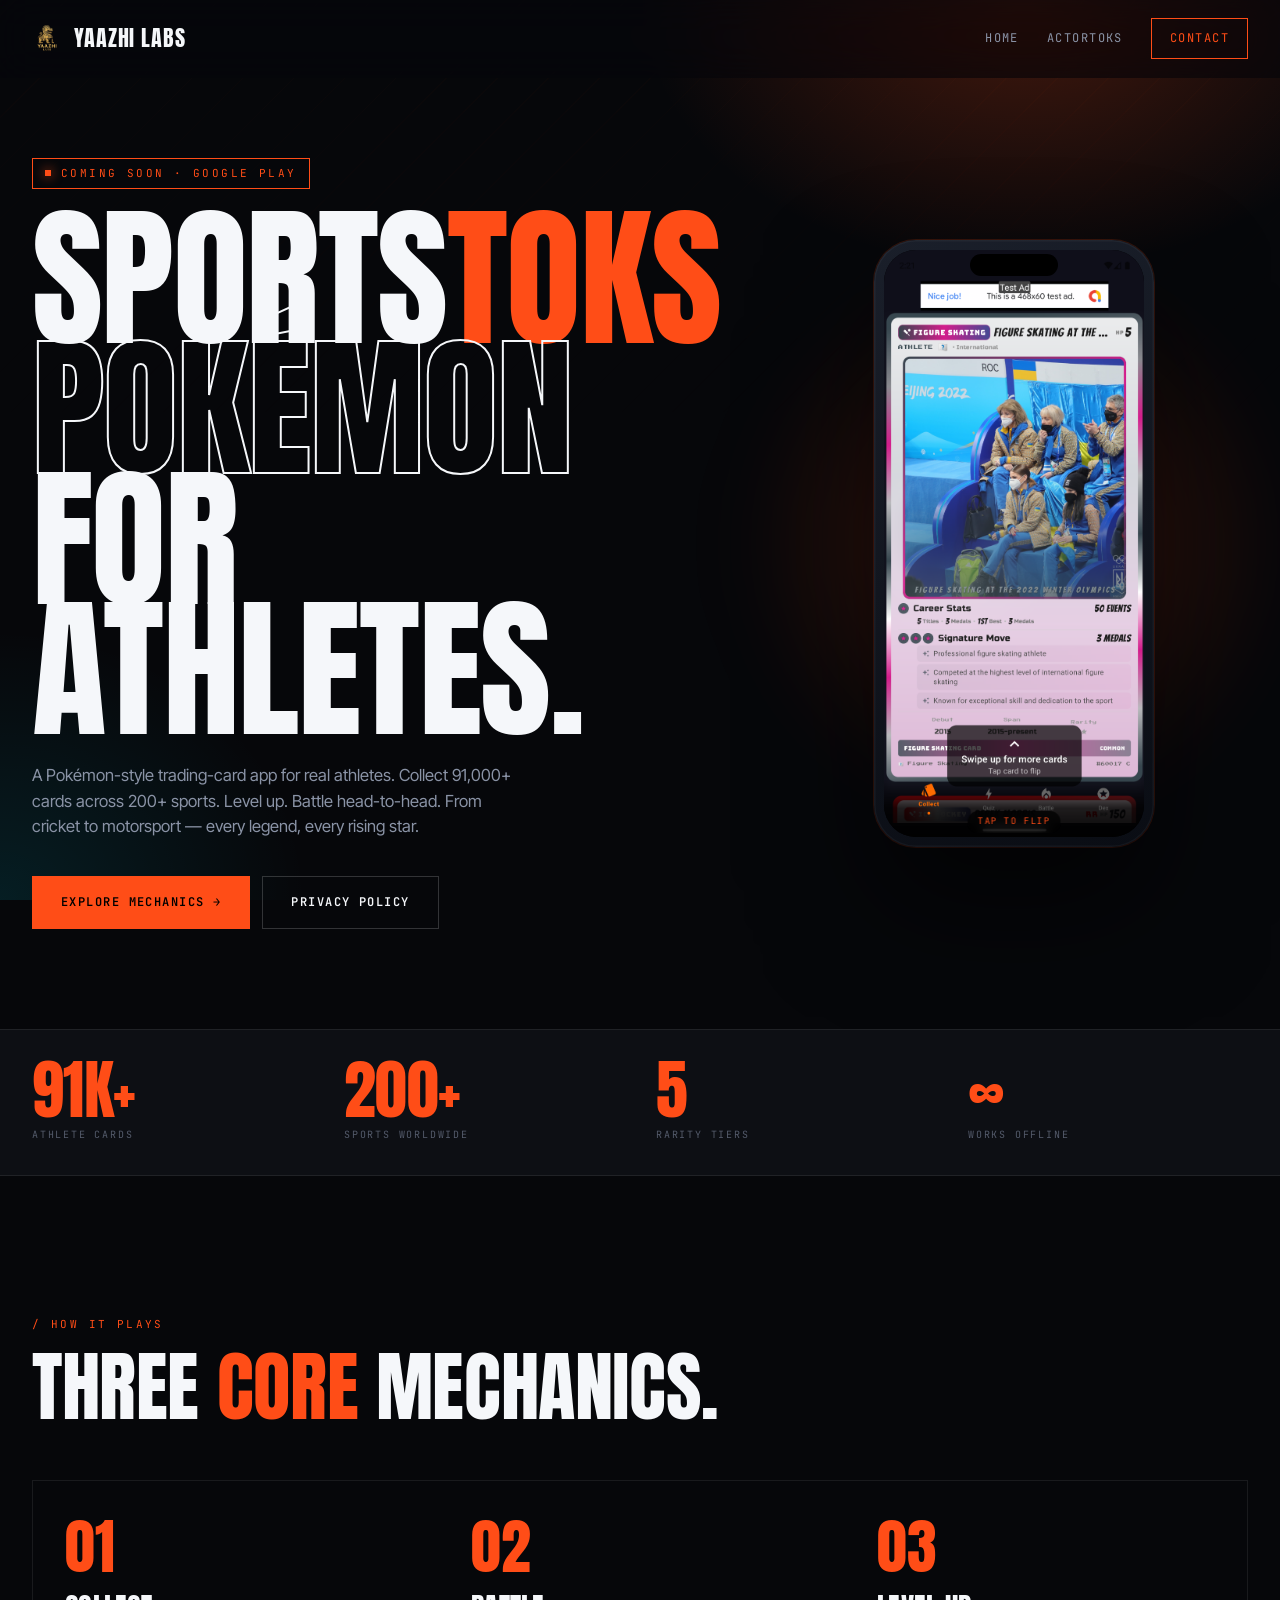
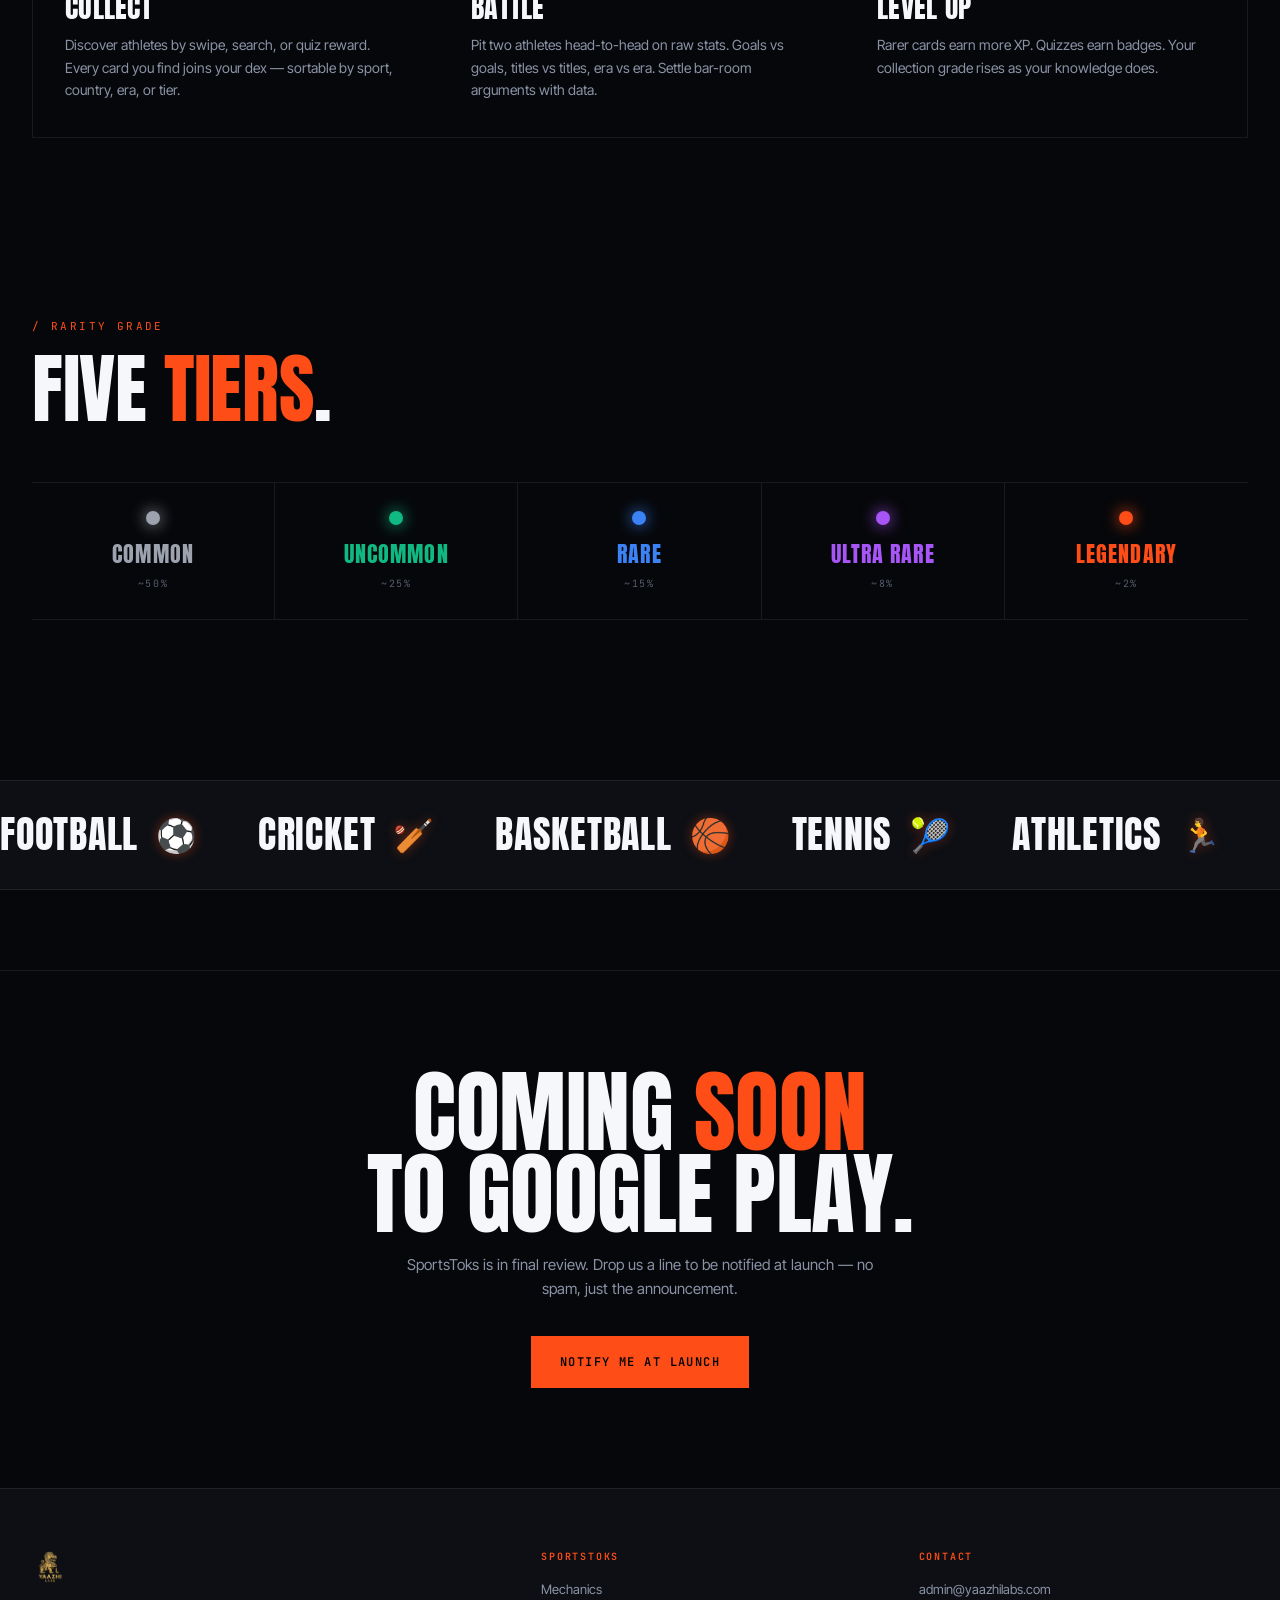
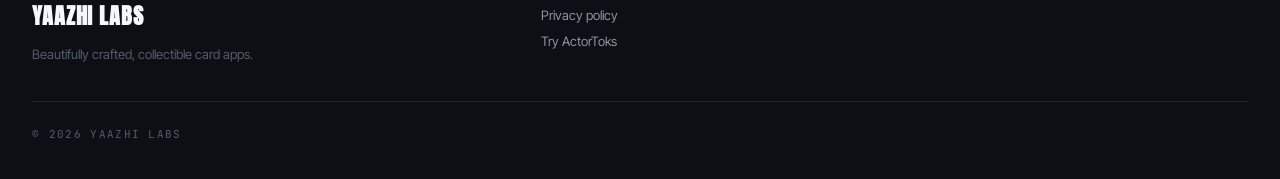
<file: sportstoks/index.html>
<!DOCTYPE html>
<html lang="en">
<head>
<meta charset="UTF-8">
<meta name="viewport" content="width=device-width, initial-scale=1.0">
<title>SportsToks — Pokémon-style cards for real athletes.</title>
<meta name="description" content="SportsToks is a Pokémon-style trading-card app for real athletes. 91,000+ cards across 200+ sports. Collect, level up, battle.">
<meta name="theme-color" content="#06070A">

<meta property="og:title" content="SportsToks — Pokémon-style cards for real athletes.">
<meta property="og:description" content="91,000+ athlete cards. 200+ sports. Collect, battle, level up.">
<meta property="og:type" content="website">
<meta property="og:url" content="https://yaazhilabs.com/sportstoks/">
<meta property="og:image" content="https://yaazhilabs.com/sportstoks-icon.png">

<link rel="icon" type="image/png" href="../sportstoks-icon.png">
<link rel="preconnect" href="https://fonts.googleapis.com">
<link rel="preconnect" href="https://fonts.gstatic.com" crossorigin>
<link href="https://fonts.googleapis.com/css2?family=Anton&family=Inter+Tight:wght@400;500;600;700;800;900&family=JetBrains+Mono:wght@400;500;600&display=swap" rel="stylesheet">

<style>
:root {
    --bg: #06070A;
    --bg-2: #0D0F14;
    --surface: #131720;
    --line: rgba(255, 255, 255, 0.08);
    --line-hi: rgba(255, 255, 255, 0.18);
    --text: #F5F7FA;
    --text-dim: #8A93A6;
    --text-mute: #545B6B;
    --orange: #FF4D17;
    --orange-hot: #FF7A45;
    --lime: #C9FF3D;
    --cyan: #00E5FF;
}
* { margin: 0; padding: 0; box-sizing: border-box; }
html { scroll-behavior: smooth; }
body {
    font-family: 'Inter Tight', -apple-system, BlinkMacSystemFont, system-ui, sans-serif;
    background: var(--bg);
    color: var(--text);
    line-height: 1.55;
    -webkit-font-smoothing: antialiased;
    overflow-x: hidden;
}
::selection { background: var(--orange); color: #000; }
:focus-visible { outline: 2px solid var(--lime); outline-offset: 3px; }
::-webkit-scrollbar { width: 10px; height: 8px; }
::-webkit-scrollbar-track { background: var(--bg-2); }
::-webkit-scrollbar-thumb { background: rgba(255,77,23,0.4); border-radius: 4px; }
a { color: inherit; text-decoration: none; }
img { display: block; max-width: 100%; }

/* Stadium backdrop — diagonal stripes + glow */
.stadium-bg {
    position: fixed; inset: 0; z-index: -2;
    background:
        radial-gradient(50% 50% at 80% 0%, rgba(255, 77, 23, 0.25), transparent 60%),
        radial-gradient(40% 50% at 0% 100%, rgba(0, 229, 255, 0.10), transparent 60%),
        var(--bg);
}
.stripes {
    position: fixed; inset: 0; z-index: -1; pointer-events: none;
    background-image: repeating-linear-gradient(
        -45deg,
        transparent 0 18px,
        rgba(255, 77, 23, 0.025) 18px 19px,
        transparent 19px 36px
    );
    mask-image: linear-gradient(180deg, black 0%, transparent 50%);
    -webkit-mask-image: linear-gradient(180deg, black 0%, transparent 50%);
}

/* ---------- Nav ---------- */
nav {
    position: sticky; top: 0; z-index: 50;
    backdrop-filter: blur(18px) saturate(160%);
    -webkit-backdrop-filter: blur(18px) saturate(160%);
    background: rgba(6, 7, 10, 0.7);
    border-bottom: 1px solid transparent;
    transition: border-color 0.3s, background 0.3s;
}
nav.scrolled { border-bottom-color: var(--line); background: rgba(6, 7, 10, 0.9); }
.nav-inner {
    max-width: 1320px; margin: 0 auto;
    padding: 18px 32px;
    display: flex; align-items: center; justify-content: space-between;
}
.nav-brand { display: flex; align-items: center; gap: 12px; }
.nav-brand img { width: 30px; height: 30px; border-radius: 8px; }
.nav-brand span {
    font-family: 'Anton', sans-serif;
    font-size: 22px;
    letter-spacing: 0.04em;
    text-transform: uppercase;
    color: var(--text);
}
.nav-links { display: flex; gap: 28px; align-items: center; }
.nav-links a {
    color: var(--text-dim);
    font-family: 'JetBrains Mono', monospace;
    font-size: 12px;
    text-transform: uppercase;
    letter-spacing: 0.12em;
    transition: color 0.2s;
}
.nav-links a:hover { color: var(--orange); }
.nav-cta {
    padding: 10px 18px;
    border: 1px solid var(--orange);
    color: var(--orange) !important;
    transition: background 0.2s, color 0.2s;
}
.nav-cta:hover { background: var(--orange); color: #000 !important; }
@media (max-width: 640px) { .nav-links a:not(.nav-cta) { display: none; } }

/* ---------- Hero ---------- */
.hero {
    padding: 80px 32px 60px;
    max-width: 1320px;
    margin: 0 auto;
    position: relative;
}
.hero-grid {
    display: grid;
    grid-template-columns: 1.4fr 1fr;
    gap: 60px;
    align-items: center;
}
@media (max-width: 880px) { .hero-grid { grid-template-columns: 1fr; gap: 40px; } }

.kicker {
    display: inline-flex; align-items: center; gap: 10px;
    font-family: 'JetBrains Mono', monospace;
    font-size: 11px;
    color: var(--orange);
    text-transform: uppercase;
    letter-spacing: 0.22em;
    margin-bottom: 24px;
    padding: 6px 12px;
    border: 1px solid var(--orange);
    border-radius: 0;
}
.kicker::before {
    content: '';
    width: 6px; height: 6px;
    background: var(--orange);
    box-shadow: 0 0 12px var(--orange);
    animation: pulse 1.4s ease-in-out infinite;
}
@keyframes pulse { 50% { opacity: 0.3; } }

.hero h1 {
    font-family: 'Anton', sans-serif;
    font-weight: 400;
    font-size: clamp(72px, 12vw, 188px);
    line-height: 0.85;
    letter-spacing: -0.01em;
    text-transform: uppercase;
    color: var(--text);
    margin-bottom: 28px;
}
.hero h1 .o { color: var(--orange); }
.hero h1 .l { color: var(--lime); }
.hero h1 .stroke {
    -webkit-text-stroke: 2px var(--text);
    color: transparent;
}

.hero p.lede {
    font-size: clamp(15px, 1.3vw, 18px);
    color: var(--text-dim);
    max-width: 480px;
    margin-bottom: 36px;
    line-height: 1.55;
}

.hero-ctas { display: flex; gap: 12px; flex-wrap: wrap; }
.btn {
    display: inline-flex; align-items: center; gap: 10px;
    padding: 16px 28px;
    font-family: 'JetBrains Mono', monospace;
    font-weight: 600; font-size: 12px;
    letter-spacing: 0.12em;
    text-transform: uppercase;
    border: 1px solid transparent;
    transition: all 0.2s ease;
    cursor: pointer;
}
.btn-primary {
    background: var(--orange);
    color: #000;
}
.btn-primary:hover { background: var(--lime); transform: translateY(-2px); }
.btn-secondary {
    background: transparent;
    color: var(--text);
    border-color: var(--line-hi);
}
.btn-secondary:hover { border-color: var(--text); }

/* Hero phone — single big device */
.hero-device {
    position: relative;
    display: flex;
    justify-content: center;
    align-items: center;
}
.hero-device::before {
    content: '';
    position: absolute;
    inset: -10%;
    background: radial-gradient(circle at 50% 50%, rgba(255, 77, 23, 0.25), transparent 60%);
    filter: blur(40px);
    z-index: -1;
}
.phone {
    position: relative;
    width: 280px;
    aspect-ratio: 9 / 19.5;
    border-radius: 42px;
    background: linear-gradient(160deg, #1A1F2A, #0A0D14);
    padding: 10px;
    box-shadow:
        0 60px 120px rgba(0, 0, 0, 0.6),
        0 0 0 1px rgba(255, 77, 23, 0.18),
        inset 0 0 0 1.5px rgba(255, 255, 255, 0.04);
    transition: transform 0.6s cubic-bezier(0.2, 0.8, 0.2, 1);
}
.phone:hover { transform: rotate(0deg) scale(1.02); }
.phone::before {
    content: '';
    position: absolute;
    top: 14px; left: 50%;
    transform: translateX(-50%);
    width: 88px; height: 22px;
    background: #000;
    border-radius: 100px; z-index: 3;
}
.phone-screen {
    position: relative;
    width: 100%; height: 100%;
    border-radius: 32px;
    overflow: hidden;
    background: #000;
    cursor: pointer;
}
.phone-screen img {
    width: 100%; height: 100%;
    object-fit: cover; object-position: center top;
    transition: opacity 0.3s;
}
.phone-tap-hint {
    position: absolute; bottom: 14px; left: 50%;
    transform: translateX(-50%);
    font-family: 'JetBrains Mono', monospace;
    font-size: 9px;
    color: var(--orange);
    letter-spacing: 0.18em;
    text-transform: uppercase;
    background: rgba(0,0,0,0.7);
    padding: 4px 10px;
    border-radius: 100px;
    pointer-events: none;
    backdrop-filter: blur(6px);
}

/* ---------- Stat strip ---------- */
.stat-strip {
    margin: 40px 0;
    border-top: 1px solid var(--line);
    border-bottom: 1px solid var(--line);
    padding: 32px 32px;
    background: var(--bg-2);
}
.stat-strip-inner {
    max-width: 1320px; margin: 0 auto;
    display: grid;
    grid-template-columns: repeat(4, 1fr);
    gap: 32px;
    align-items: end;
}
@media (max-width: 720px) { .stat-strip-inner { grid-template-columns: repeat(2, 1fr); gap: 24px; } }
.stat-block .num {
    font-family: 'Anton', sans-serif;
    font-size: clamp(40px, 5vw, 72px);
    line-height: 0.9;
    letter-spacing: -0.01em;
    color: var(--orange);
}
.stat-block .label {
    font-family: 'JetBrains Mono', monospace;
    font-size: 10px;
    color: var(--text-mute);
    text-transform: uppercase;
    letter-spacing: 0.18em;
    margin-top: 8px;
}

/* ---------- Section common ---------- */
section { position: relative; }
.container { max-width: 1320px; margin: 0 auto; padding: 0 32px; }
.section-head {
    margin-bottom: 56px;
    max-width: 800px;
}
.section-head .eyebrow {
    font-family: 'JetBrains Mono', monospace;
    font-size: 11px;
    color: var(--orange);
    text-transform: uppercase;
    letter-spacing: 0.22em;
    margin-bottom: 18px;
    display: block;
}
.section-head h2 {
    font-family: 'Anton', sans-serif;
    font-weight: 400;
    font-size: clamp(40px, 6vw, 88px);
    line-height: 0.95;
    letter-spacing: -0.005em;
    text-transform: uppercase;
}
.section-head h2 .o { color: var(--orange); }

/* ---------- Mechanics (3 columns) ---------- */
.mechanics { padding: 100px 0; }
.mech-grid {
    display: grid;
    grid-template-columns: repeat(3, 1fr);
    gap: 4px;
    border: 1px solid var(--line);
}
@media (max-width: 760px) { .mech-grid { grid-template-columns: 1fr; } }
.mech {
    padding: 36px 32px;
    background: var(--bg);
    transition: background 0.25s;
    position: relative;
    overflow: hidden;
}
.mech:hover { background: var(--bg-2); }
.mech::after {
    content: '';
    position: absolute;
    bottom: 0; left: 0;
    width: 0; height: 3px;
    background: var(--orange);
    transition: width 0.4s ease;
}
.mech:hover::after { width: 100%; }
.mech .num {
    font-family: 'Anton', sans-serif;
    font-size: 60px;
    color: var(--orange);
    line-height: 1;
    margin-bottom: 16px;
}
.mech h4 {
    font-family: 'Anton', sans-serif;
    font-weight: 400;
    font-size: 28px;
    text-transform: uppercase;
    letter-spacing: 0.01em;
    margin-bottom: 12px;
    line-height: 1.05;
}
.mech p {
    color: var(--text-dim);
    font-size: 14px;
    line-height: 1.6;
}

/* ---------- Rarity tier strip ---------- */
.rarity { padding: 80px 0; }
.rarity-row {
    display: grid;
    grid-template-columns: repeat(5, 1fr);
    gap: 0;
    border-top: 1px solid var(--line);
    border-bottom: 1px solid var(--line);
}
@media (max-width: 760px) { .rarity-row { grid-template-columns: repeat(2, 1fr); } }
.tier {
    padding: 28px 20px;
    border-right: 1px solid var(--line);
    text-align: center;
    transition: background 0.2s;
}
.tier:last-child { border-right: none; }
.tier:hover { background: var(--bg-2); }
.tier .dot {
    width: 14px; height: 14px;
    border-radius: 50%;
    margin: 0 auto 12px;
    background: var(--c);
    box-shadow: 0 0 16px var(--c);
}
.tier .name {
    font-family: 'Anton', sans-serif;
    font-size: 22px;
    text-transform: uppercase;
    letter-spacing: 0.05em;
    color: var(--c);
    margin-bottom: 4px;
}
.tier .pct {
    font-family: 'JetBrains Mono', monospace;
    font-size: 10px;
    color: var(--text-mute);
    text-transform: uppercase;
    letter-spacing: 0.16em;
}

/* ---------- Sports ticker ---------- */
.sports-ticker {
    border-top: 1px solid var(--line);
    border-bottom: 1px solid var(--line);
    padding: 24px 0;
    overflow: hidden;
    background: var(--bg-2);
    margin: 80px 0;
}
.ticker-inner {
    display: flex;
    gap: 60px;
    animation: ticker 40s linear infinite;
    width: max-content;
    font-family: 'Anton', sans-serif;
    font-size: clamp(24px, 3vw, 40px);
    text-transform: uppercase;
    color: var(--text);
    letter-spacing: 0.02em;
}
.ticker-inner span {
    display: inline-flex;
    align-items: center;
    gap: 18px;
    white-space: nowrap;
}
.ticker-inner span i {
    font-style: normal;
    font-size: 0.85em;
    line-height: 1;
    filter: drop-shadow(0 0 6px rgba(255, 77, 23, 0.4));
}
@keyframes ticker {
    from { transform: translateX(0); }
    to { transform: translateX(-50%); }
}

/* ---------- CTA ---------- */
.cta { padding: 100px 32px; text-align: center; border-top: 1px solid var(--line); }
.cta h2 {
    font-family: 'Anton', sans-serif;
    font-weight: 400;
    font-size: clamp(48px, 7vw, 110px);
    line-height: 0.92;
    letter-spacing: -0.005em;
    text-transform: uppercase;
    margin-bottom: 18px;
}
.cta h2 .o { color: var(--orange); }
.cta p {
    color: var(--text-dim);
    margin-bottom: 36px;
    max-width: 480px;
    margin-left: auto; margin-right: auto;
    font-size: 15px;
}

/* ---------- Footer ---------- */
footer {
    padding: 60px 32px 36px;
    background: var(--bg-2);
    border-top: 1px solid var(--line);
}
.footer-inner {
    max-width: 1320px; margin: 0 auto;
    display: grid;
    grid-template-columns: 1.4fr 1fr 1fr;
    gap: 48px; margin-bottom: 36px;
}
@media (max-width: 720px) { .footer-inner { grid-template-columns: 1fr; gap: 32px; } }
.footer-brand img { width: 36px; height: 36px; border-radius: 9px; margin-bottom: 14px; }
.footer-brand h3 {
    font-family: 'Anton', sans-serif;
    font-size: 22px; letter-spacing: 0.04em;
    text-transform: uppercase;
    margin-bottom: 10px;
}
.footer-brand p { font-size: 13px; color: var(--text-mute); line-height: 1.65; max-width: 30ch; }
.footer-col h4 {
    font-family: 'JetBrains Mono', monospace;
    font-size: 10px; font-weight: 600;
    color: var(--orange);
    text-transform: uppercase; letter-spacing: 0.18em;
    margin-bottom: 14px;
}
.footer-col a, .footer-col p {
    display: block; font-size: 13px;
    color: var(--text-dim); margin-bottom: 6px;
    transition: color 0.2s;
}
.footer-col a:hover { color: var(--orange); }
.footer-business { font-size: 12px; line-height: 1.7; }
.footer-business strong { color: var(--text); font-weight: 600; }
.footer-bottom {
    max-width: 1320px; margin: 0 auto;
    padding-top: 24px;
    border-top: 1px solid var(--line);
    display: flex; justify-content: space-between;
    flex-wrap: wrap; gap: 12px;
    font-family: 'JetBrains Mono', monospace;
    font-size: 11px;
    color: var(--text-mute);
    text-transform: uppercase;
    letter-spacing: 0.12em;
}

.reveal { opacity: 0; transform: translateY(20px); transition: opacity 0.7s, transform 0.7s; }
.reveal.in { opacity: 1; transform: translateY(0); }
@media (prefers-reduced-motion: reduce) {
    .ticker-inner { animation: none; }
    .reveal { opacity: 1; transform: none; transition: none; }
    html { scroll-behavior: auto; }
}
</style>
</head>
<body>
<div class="stadium-bg"></div>
<div class="stripes"></div>

<nav id="nav">
    <div class="nav-inner">
        <a class="nav-brand" href="../">
            <img src="../logo.png" alt="">
            <span>Yaazhi Labs</span>
        </a>
        <div class="nav-links">
            <a href="../">Home</a>
            <a href="../ActorToks/">ActorToks</a>
            <a class="nav-cta" href="mailto:admin@yaazhilabs.com">Contact</a>
        </div>
    </div>
</nav>

<section class="hero">
    <div class="hero-grid">
        <div>
            <div class="kicker">Coming soon · Google Play</div>
            <h1>Sports<span class="o">Toks</span><br><span class="stroke">Pokémon</span><br>for athletes.</h1>
            <p class="lede">A Pokémon-style trading-card app for real athletes. Collect 91,000+ cards across 200+ sports. Level up. Battle head-to-head. From cricket to motorsport — every legend, every rising star.</p>
            <div class="hero-ctas">
                <a class="btn btn-primary" href="#mechanics">Explore mechanics →</a>
                <a class="btn btn-secondary" href="privacy-policy.html">Privacy policy</a>
            </div>
        </div>
        <div class="hero-device">
            <div class="phone">
                <div class="phone-screen" id="phoneScreen">
                    <img id="phoneImg" src="screenshots/raw_card_front.png" alt="SportsToks card">
                </div>
                <span class="phone-tap-hint">Tap to flip</span>
            </div>
        </div>
    </div>
</section>

<section class="stat-strip">
    <div class="stat-strip-inner">
        <div class="stat-block reveal"><div class="num">91K+</div><div class="label">Athlete cards</div></div>
        <div class="stat-block reveal"><div class="num">200+</div><div class="label">Sports worldwide</div></div>
        <div class="stat-block reveal"><div class="num">5</div><div class="label">Rarity tiers</div></div>
        <div class="stat-block reveal"><div class="num">∞</div><div class="label">Works offline</div></div>
    </div>
</section>

<section class="mechanics" id="mechanics">
    <div class="container">
        <div class="section-head reveal">
            <span class="eyebrow">/ How it plays</span>
            <h2>Three <span class="o">core</span> mechanics.</h2>
        </div>
        <div class="mech-grid">
            <div class="mech reveal">
                <div class="num">01</div>
                <h4>Collect</h4>
                <p>Discover athletes by swipe, search, or quiz reward. Every card you find joins your dex — sortable by sport, country, era, or tier.</p>
            </div>
            <div class="mech reveal">
                <div class="num">02</div>
                <h4>Battle</h4>
                <p>Pit two athletes head-to-head on raw stats. Goals vs goals, titles vs titles, era vs era. Settle bar-room arguments with data.</p>
            </div>
            <div class="mech reveal">
                <div class="num">03</div>
                <h4>Level up</h4>
                <p>Rarer cards earn more XP. Quizzes earn badges. Your collection grade rises as your knowledge does.</p>
            </div>
        </div>
    </div>
</section>

<section class="rarity">
    <div class="container">
        <div class="section-head reveal">
            <span class="eyebrow">/ Rarity grade</span>
            <h2>Five <span class="o">tiers</span>.</h2>
        </div>
        <div class="rarity-row">
            <div class="tier reveal" style="--c:#9CA3AF;"><div class="dot"></div><div class="name">Common</div><div class="pct">~50%</div></div>
            <div class="tier reveal" style="--c:#10B981;"><div class="dot"></div><div class="name">Uncommon</div><div class="pct">~25%</div></div>
            <div class="tier reveal" style="--c:#3B82F6;"><div class="dot"></div><div class="name">Rare</div><div class="pct">~15%</div></div>
            <div class="tier reveal" style="--c:#A855F7;"><div class="dot"></div><div class="name">Ultra Rare</div><div class="pct">~8%</div></div>
            <div class="tier reveal" style="--c:#FF4D17;"><div class="dot"></div><div class="name">Legendary</div><div class="pct">~2%</div></div>
        </div>
    </div>
</section>

<div class="sports-ticker">
    <div class="ticker-inner">
        <span>Football <i>⚽</i></span><span>Cricket <i>🏏</i></span><span>Basketball <i>🏀</i></span><span>Tennis <i>🎾</i></span><span>Athletics <i>🏃</i></span><span>Boxing <i>🥊</i></span><span>Cycling <i>🚴</i></span><span>Swimming <i>🏊</i></span><span>F1 <i>🏎️</i></span><span>Hockey <i>🏑</i></span><span>Golf <i>⛳</i></span><span>Rugby <i>🏉</i></span><span>Baseball <i>⚾</i></span><span>Skiing <i>⛷️</i></span><span>Surfing <i>🏄</i></span><span>Sailing <i>⛵</i></span>
        <span>Football <i>⚽</i></span><span>Cricket <i>🏏</i></span><span>Basketball <i>🏀</i></span><span>Tennis <i>🎾</i></span><span>Athletics <i>🏃</i></span><span>Boxing <i>🥊</i></span><span>Cycling <i>🚴</i></span><span>Swimming <i>🏊</i></span><span>F1 <i>🏎️</i></span><span>Hockey <i>🏑</i></span><span>Golf <i>⛳</i></span><span>Rugby <i>🏉</i></span><span>Baseball <i>⚾</i></span><span>Skiing <i>⛷️</i></span><span>Surfing <i>🏄</i></span><span>Sailing <i>⛵</i></span>
    </div>
</div>

<section class="cta">
    <div class="container">
        <h2>Coming <span class="o">soon</span><br>to Google Play.</h2>
        <p>SportsToks is in final review. Drop us a line to be notified at launch — no spam, just the announcement.</p>
        <a class="btn btn-primary" href="mailto:admin@yaazhilabs.com?subject=Notify%20me%20when%20SportsToks%20launches">Notify me at launch</a>
    </div>
</section>

<footer>
    <div class="footer-inner">
        <div class="footer-brand">
            <img src="../logo.png" alt="">
            <h3>Yaazhi Labs</h3>
            <p>Beautifully crafted, collectible card apps.</p>
        </div>
        <div class="footer-col">
            <h4>SportsToks</h4>
            <a href="#mechanics">Mechanics</a>
            <a href="privacy-policy.html">Privacy policy</a>
            <a href="../ActorToks/">Try ActorToks</a>
        </div>
        <div class="footer-col">
            <h4>Contact</h4>
            <a href="mailto:admin@yaazhilabs.com">admin@yaazhilabs.com</a>
        </div>
    </div>
    <div class="footer-bottom">
        <span>© 2026 YAAZHI LABS</span>
    </div>
</footer>

<script>
const nav = document.getElementById('nav');
if (nav) {
    const onScroll = () => nav.classList.toggle('scrolled', window.scrollY > 16);
    window.addEventListener('scroll', onScroll, { passive: true });
    onScroll();
}
const io = new IntersectionObserver(es => es.forEach(e => {
    if (e.isIntersecting) { e.target.classList.add('in'); io.unobserve(e.target); }
}), { threshold: 0.15 });
document.querySelectorAll('.reveal').forEach(el => io.observe(el));

// Tap-to-flip phone screen
const phoneImg = document.getElementById('phoneImg');
const phoneScreen = document.getElementById('phoneScreen');
let isBack = false;
phoneScreen.addEventListener('click', () => {
    isBack = !isBack;
    phoneImg.style.opacity = '0';
    setTimeout(() => {
        phoneImg.src = isBack ? 'screenshots/raw_card_back.png' : 'screenshots/raw_card_front.png';
        phoneImg.style.opacity = '1';
    }, 200);
});
</script>
</body>
</html>
<!-- cache-bust 2026-05-09T01:58:27Z -->
</file>
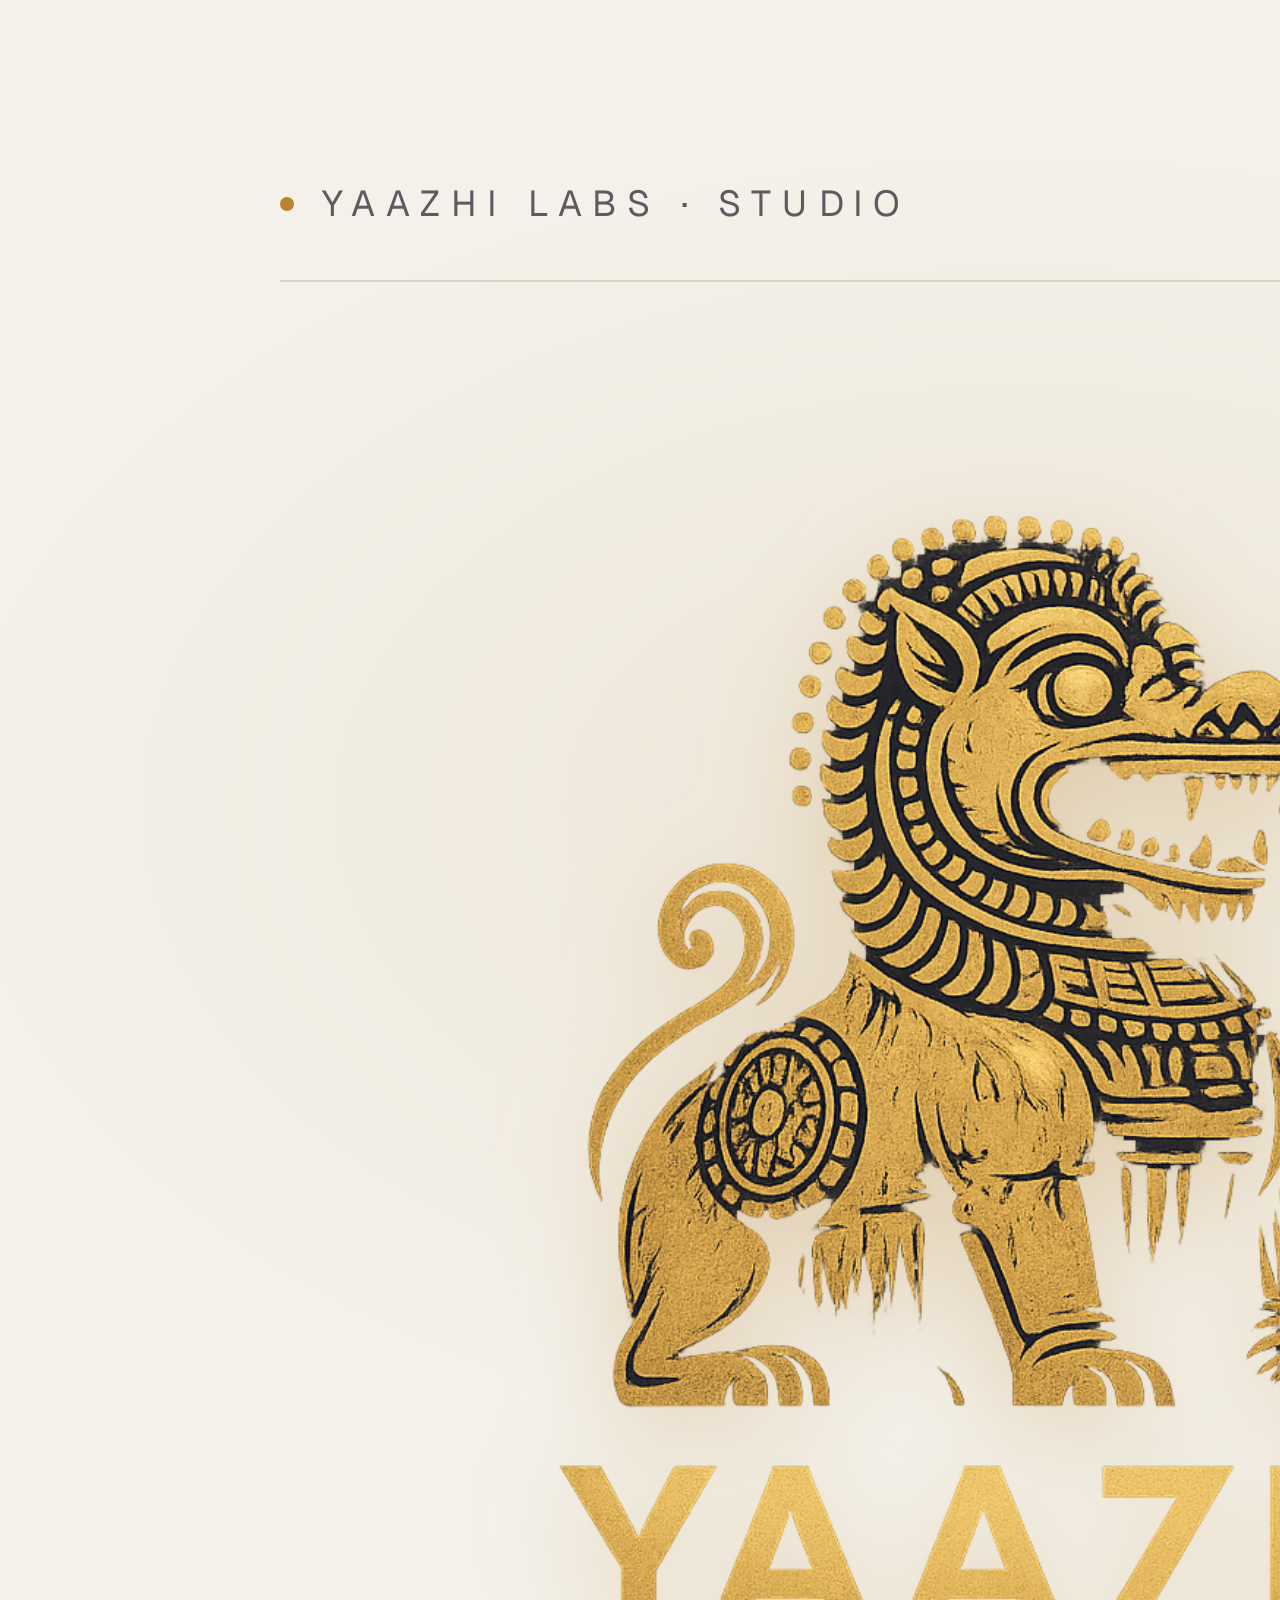
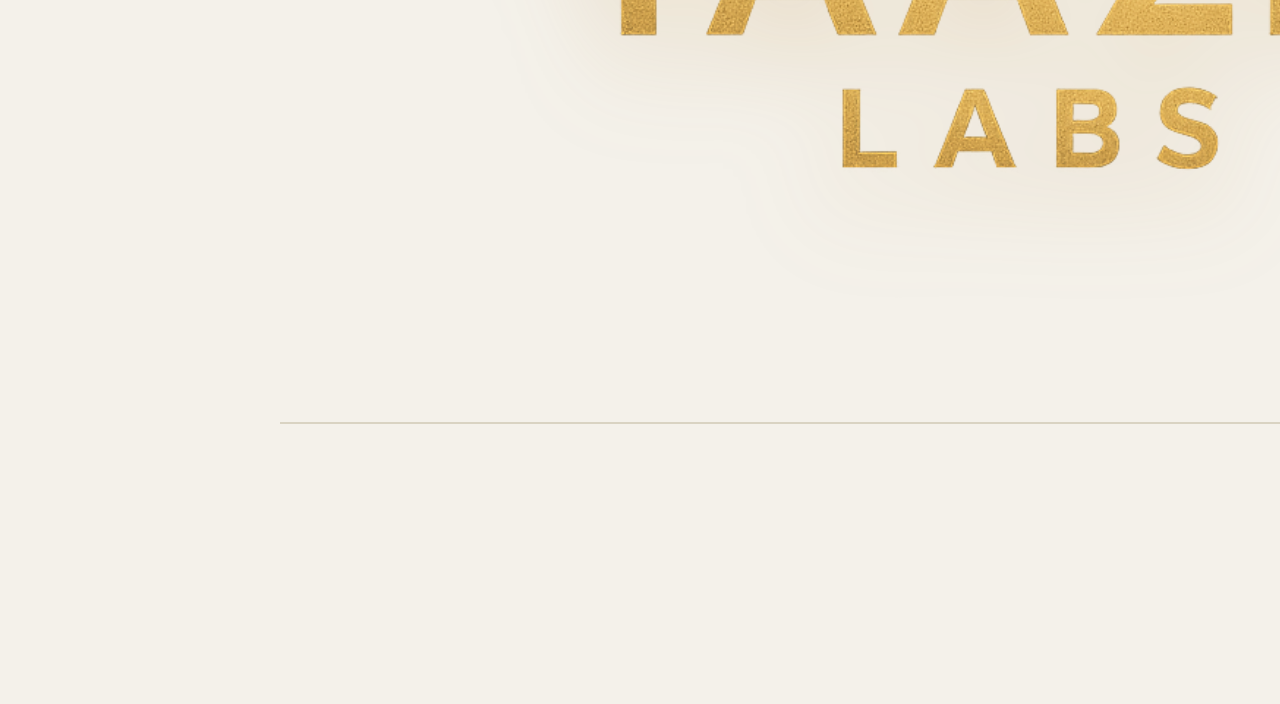
<file: play-header.html>
<!DOCTYPE html>
<html lang="en">
<head>
<meta charset="UTF-8">
<title>Yaazhi Labs — Play Store header (4096×2304)</title>
<link rel="preconnect" href="https://fonts.googleapis.com">
<link rel="preconnect" href="https://fonts.gstatic.com" crossorigin>
<link href="https://fonts.googleapis.com/css2?family=Bricolage+Grotesque:opsz,wght@12..96,300..800&family=Geist:wght@300;400;500;600;700;800&display=swap" rel="stylesheet">
<style>
:root {
    --paper: #F4F1EA;
    --paper-2: #EDE8DC;
    --ink: #0E0E10;
    --ink-2: #2B2B2E;
    --ink-3: #5C5C60;
    --line: #D9D3C2;
    --tang: #FF4D2E;
    --gold: #B8842E;
}
* { margin: 0; padding: 0; box-sizing: border-box; }
html, body { width: 4096px; height: 2304px; overflow: hidden; }
body {
    background: var(--paper);
    font-family: 'Geist', system-ui, sans-serif;
    color: var(--ink);
    position: relative;
}

/* Subtle warm vignettes */
body::before {
    content: '';
    position: absolute;
    inset: 0;
    background:
        radial-gradient(ellipse 1800px 1100px at 25% 35%, rgba(184, 132, 46, 0.10) 0%, transparent 60%),
        radial-gradient(ellipse 1500px 900px at 78% 70%, rgba(255, 77, 46, 0.05) 0%, transparent 65%);
    pointer-events: none;
}

.frame {
    position: absolute;
    inset: 0;
    display: flex;
    align-items: center;
    padding: 0 280px;
    gap: 160px;
}

.logo-wrap {
    flex: 0 0 auto;
    width: 1500px;
    height: 1500px;
    display: flex;
    align-items: center;
    justify-content: center;
}
.logo-wrap img {
    width: 100%;
    height: 100%;
    object-fit: contain;
    filter: drop-shadow(0 30px 50px rgba(184, 132, 46, 0.25));
}

.text-wrap {
    flex: 1;
    padding-top: 60px;
}

.eyebrow {
    font-family: 'Geist Mono', 'Geist', monospace;
    font-size: 42px;
    letter-spacing: 0.35em;
    text-transform: uppercase;
    color: var(--gold);
    display: flex;
    align-items: center;
    gap: 28px;
    margin-bottom: 80px;
}
.eyebrow .bar {
    width: 80px;
    height: 4px;
    background: var(--gold);
}

.headline {
    font-family: 'Bricolage Grotesque', 'Geist', sans-serif;
    font-weight: 500;
    font-size: 168px;
    line-height: 1.05;
    letter-spacing: -0.025em;
    color: var(--ink);
    margin-bottom: 80px;
}
.headline .em {
    font-style: italic;
    font-weight: 600;
    color: var(--gold);
}

.subhead {
    font-family: 'Geist', sans-serif;
    font-weight: 400;
    font-size: 64px;
    line-height: 1.45;
    color: var(--ink-3);
    max-width: 1700px;
}

/* Top + bottom rules */
.rule {
    position: absolute;
    left: 280px;
    right: 280px;
    height: 2px;
    background: var(--line);
}
.rule.top-rule { top: 280px; }
.rule.bottom-rule { bottom: 280px; }

/* Top-left and bottom-right meta */
.meta {
    position: absolute;
    font-family: 'Geist Mono', 'Geist', monospace;
    font-size: 36px;
    letter-spacing: 0.3em;
    text-transform: uppercase;
    color: var(--ink-3);
}
.meta.top-left {
    top: 180px;
    left: 280px;
    display: flex;
    align-items: center;
    gap: 28px;
}
.meta.top-left .dot {
    width: 14px;
    height: 14px;
    border-radius: 50%;
    background: var(--gold);
}
.meta.bottom-right {
    bottom: 180px;
    right: 280px;
    text-align: right;
}
.meta.bottom-right .url {
    color: var(--ink);
    letter-spacing: 0.18em;
}
</style>
</head>
<body>

<div class="rule top-rule"></div>
<div class="rule bottom-rule"></div>

<div class="meta top-left"><span class="dot"></span><span>Yaazhi Labs · Studio</span></div>

<div class="frame">
    <div class="logo-wrap">
        <img src="YaazhiLabs.png" alt="Yaazhi Labs">
    </div>
    <div class="text-wrap">
        <div class="eyebrow"><span class="bar"></span><span>Yaazhi Labs · Studio</span></div>
        <div class="headline">Beautifully<br>crafted,<br><span class="em">collectible</span>.</div>
    </div>
</div>

<div class="meta bottom-right">
    <div class="url">yaazhilabs.com</div>
</div>

</body>
</html>
</file>
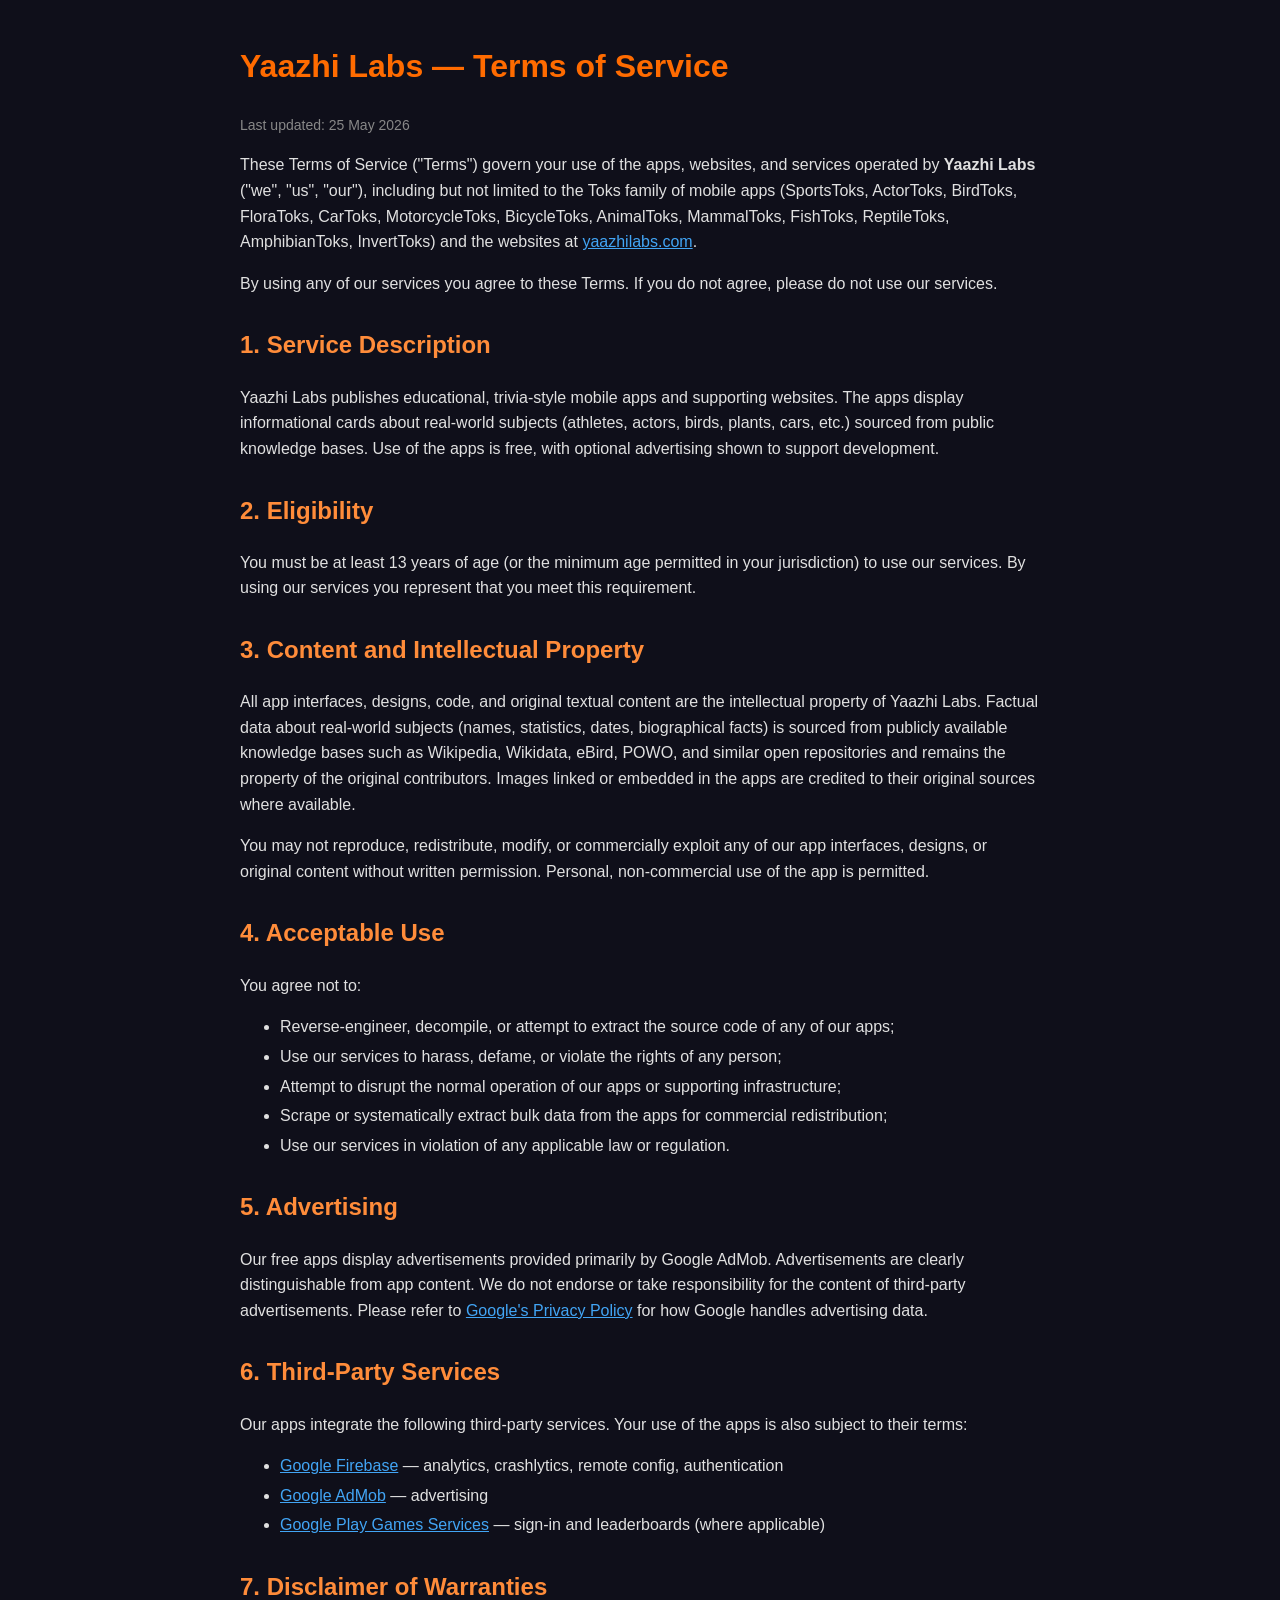
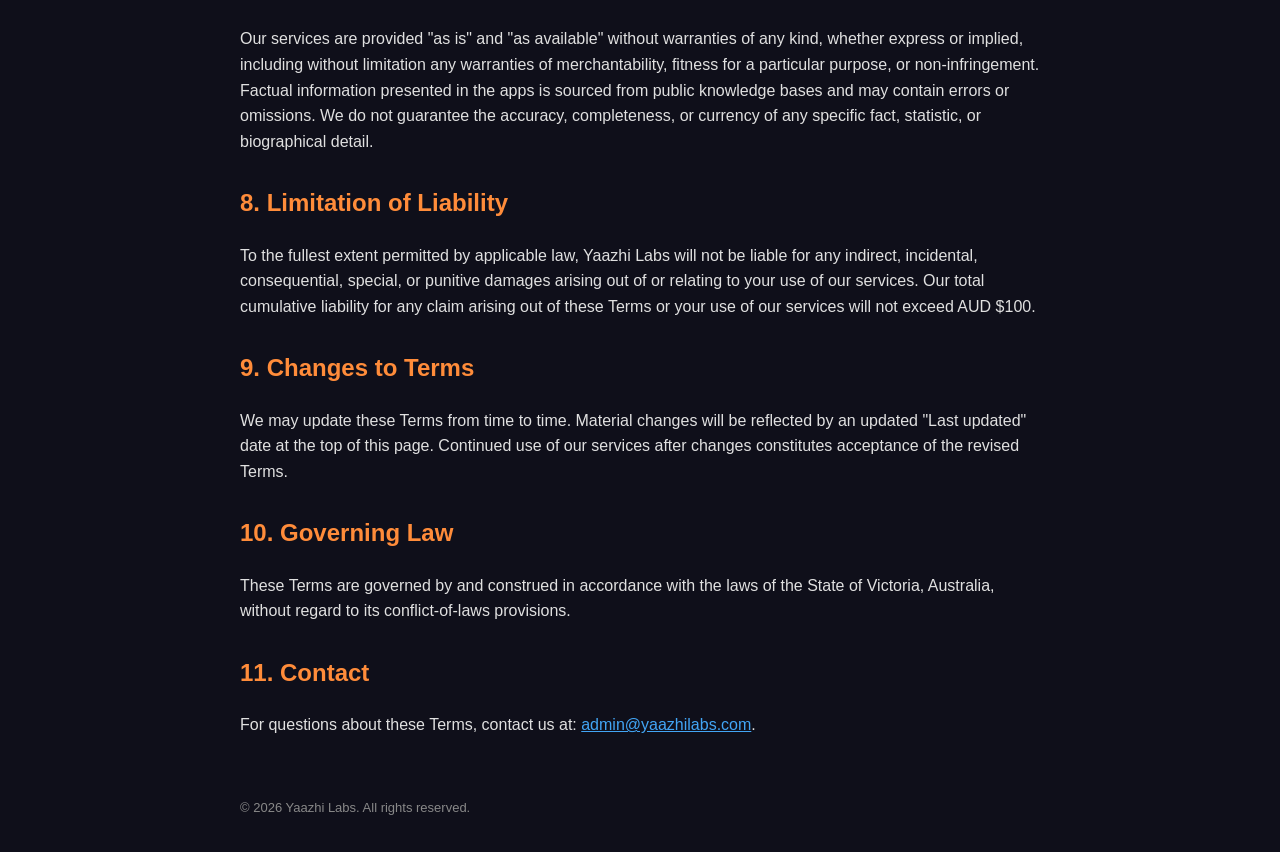
<file: terms-of-service.html>
<!DOCTYPE html>
<html lang="en">
<head>
    <meta charset="UTF-8">
    <meta name="viewport" content="width=device-width, initial-scale=1.0">
    <title>Yaazhi Labs — Terms of Service</title>
    <meta name="description" content="Terms of Service for Yaazhi Labs apps and services, including the Toks family.">
    <style>
        body {
            font-family: -apple-system, BlinkMacSystemFont, 'Segoe UI', Roboto, sans-serif;
            max-width: 800px;
            margin: 0 auto;
            padding: 20px;
            background: #0F0F1A;
            color: #E0E0E0;
            line-height: 1.6;
        }
        h1 { color: #FF6B00; }
        h2 { color: #FF8C3A; margin-top: 30px; }
        h3 { color: #FFA876; margin-top: 18px; }
        a { color: #42A5F5; }
        .last-updated { color: #888; font-size: 14px; }
        ul { margin-top: 6px; }
        li { margin-bottom: 4px; }
        .footer { margin-top: 60px; color: #888; font-size: 13px; }
    </style>
</head>
<body>
    <h1>Yaazhi Labs — Terms of Service</h1>
    <p class="last-updated">Last updated: 25 May 2026</p>

    <p>These Terms of Service ("Terms") govern your use of the apps, websites, and services operated by <strong>Yaazhi Labs</strong> ("we", "us", "our"), including but not limited to the Toks family of mobile apps (SportsToks, ActorToks, BirdToks, FloraToks, CarToks, MotorcycleToks, BicycleToks, AnimalToks, MammalToks, FishToks, ReptileToks, AmphibianToks, InvertToks) and the websites at <a href="https://yaazhilabs.com">yaazhilabs.com</a>.</p>

    <p>By using any of our services you agree to these Terms. If you do not agree, please do not use our services.</p>

    <h2>1. Service Description</h2>
    <p>Yaazhi Labs publishes educational, trivia-style mobile apps and supporting websites. The apps display informational cards about real-world subjects (athletes, actors, birds, plants, cars, etc.) sourced from public knowledge bases. Use of the apps is free, with optional advertising shown to support development.</p>

    <h2>2. Eligibility</h2>
    <p>You must be at least 13 years of age (or the minimum age permitted in your jurisdiction) to use our services. By using our services you represent that you meet this requirement.</p>

    <h2>3. Content and Intellectual Property</h2>
    <p>All app interfaces, designs, code, and original textual content are the intellectual property of Yaazhi Labs. Factual data about real-world subjects (names, statistics, dates, biographical facts) is sourced from publicly available knowledge bases such as Wikipedia, Wikidata, eBird, POWO, and similar open repositories and remains the property of the original contributors. Images linked or embedded in the apps are credited to their original sources where available.</p>
    <p>You may not reproduce, redistribute, modify, or commercially exploit any of our app interfaces, designs, or original content without written permission. Personal, non-commercial use of the app is permitted.</p>

    <h2>4. Acceptable Use</h2>
    <p>You agree not to:</p>
    <ul>
        <li>Reverse-engineer, decompile, or attempt to extract the source code of any of our apps;</li>
        <li>Use our services to harass, defame, or violate the rights of any person;</li>
        <li>Attempt to disrupt the normal operation of our apps or supporting infrastructure;</li>
        <li>Scrape or systematically extract bulk data from the apps for commercial redistribution;</li>
        <li>Use our services in violation of any applicable law or regulation.</li>
    </ul>

    <h2>5. Advertising</h2>
    <p>Our free apps display advertisements provided primarily by Google AdMob. Advertisements are clearly distinguishable from app content. We do not endorse or take responsibility for the content of third-party advertisements. Please refer to <a href="https://policies.google.com/privacy">Google's Privacy Policy</a> for how Google handles advertising data.</p>

    <h2>6. Third-Party Services</h2>
    <p>Our apps integrate the following third-party services. Your use of the apps is also subject to their terms:</p>
    <ul>
        <li><a href="https://firebase.google.com/terms">Google Firebase</a> — analytics, crashlytics, remote config, authentication</li>
        <li><a href="https://developers.google.com/admob/terms">Google AdMob</a> — advertising</li>
        <li><a href="https://developers.google.com/games/services/terms">Google Play Games Services</a> — sign-in and leaderboards (where applicable)</li>
    </ul>

    <h2>7. Disclaimer of Warranties</h2>
    <p>Our services are provided "as is" and "as available" without warranties of any kind, whether express or implied, including without limitation any warranties of merchantability, fitness for a particular purpose, or non-infringement. Factual information presented in the apps is sourced from public knowledge bases and may contain errors or omissions. We do not guarantee the accuracy, completeness, or currency of any specific fact, statistic, or biographical detail.</p>

    <h2>8. Limitation of Liability</h2>
    <p>To the fullest extent permitted by applicable law, Yaazhi Labs will not be liable for any indirect, incidental, consequential, special, or punitive damages arising out of or relating to your use of our services. Our total cumulative liability for any claim arising out of these Terms or your use of our services will not exceed AUD $100.</p>

    <h2>9. Changes to Terms</h2>
    <p>We may update these Terms from time to time. Material changes will be reflected by an updated "Last updated" date at the top of this page. Continued use of our services after changes constitutes acceptance of the revised Terms.</p>

    <h2>10. Governing Law</h2>
    <p>These Terms are governed by and construed in accordance with the laws of the State of Victoria, Australia, without regard to its conflict-of-laws provisions.</p>

    <h2>11. Contact</h2>
    <p>For questions about these Terms, contact us at: <a href="mailto:admin@yaazhilabs.com">admin@yaazhilabs.com</a>.</p>

    <p class="footer">© 2026 Yaazhi Labs. All rights reserved.</p>
</body>
</html>
</file>
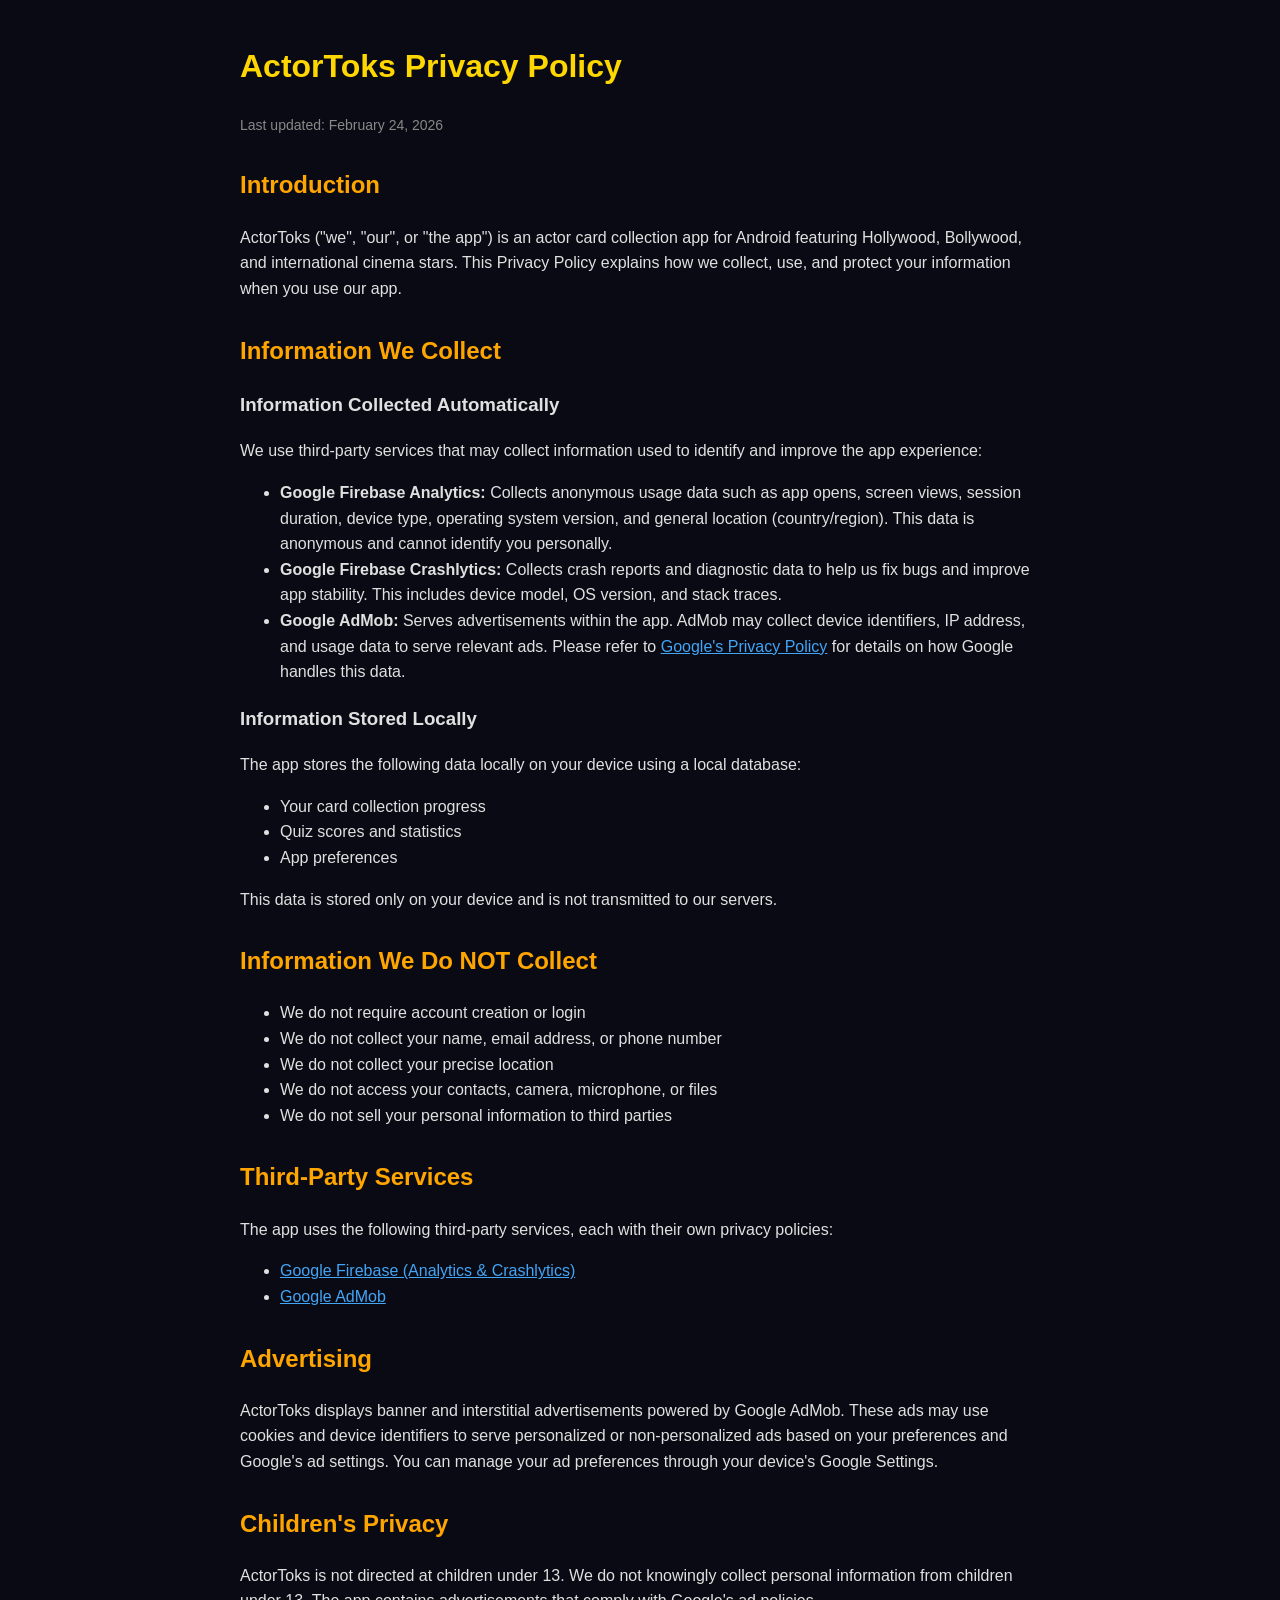
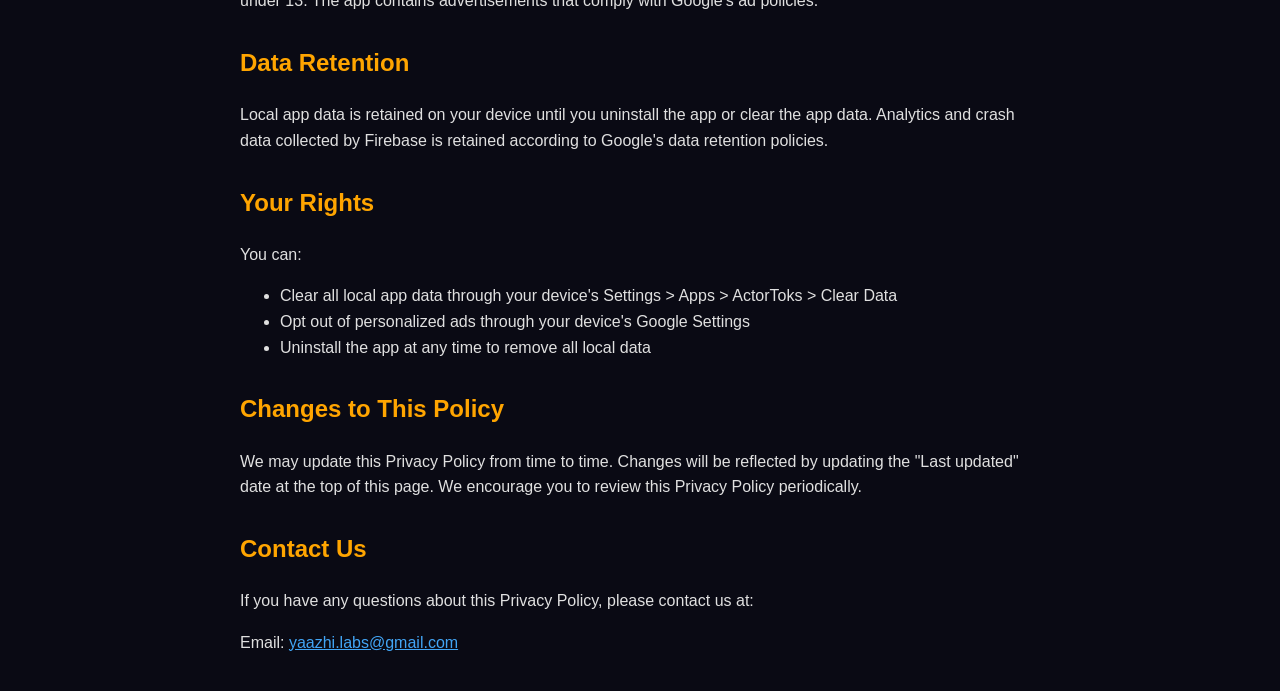
<file: actortoks-app/privacy-policy.html>
<!DOCTYPE html>
<html lang="en">
<head>
    <meta charset="UTF-8">
    <meta name="viewport" content="width=device-width, initial-scale=1.0">
    <title>ActorToks - Privacy Policy</title>
    <style>
        body {
            font-family: -apple-system, BlinkMacSystemFont, 'Segoe UI', Roboto, sans-serif;
            max-width: 800px;
            margin: 0 auto;
            padding: 20px;
            background: #0A0A14;
            color: #E0E0E0;
            line-height: 1.6;
        }
        h1 { color: #FFD700; }
        h2 { color: #FFA500; margin-top: 30px; }
        a { color: #42A5F5; }
        .last-updated { color: #888; font-size: 14px; }
    </style>
</head>
<body>
    <h1>ActorToks Privacy Policy</h1>
    <p class="last-updated">Last updated: February 24, 2026</p>

    <h2>Introduction</h2>
    <p>ActorToks ("we", "our", or "the app") is an actor card collection app for Android featuring Hollywood, Bollywood, and international cinema stars. This Privacy Policy explains how we collect, use, and protect your information when you use our app.</p>

    <h2>Information We Collect</h2>

    <h3>Information Collected Automatically</h3>
    <p>We use third-party services that may collect information used to identify and improve the app experience:</p>
    <ul>
        <li><strong>Google Firebase Analytics:</strong> Collects anonymous usage data such as app opens, screen views, session duration, device type, operating system version, and general location (country/region). This data is anonymous and cannot identify you personally.</li>
        <li><strong>Google Firebase Crashlytics:</strong> Collects crash reports and diagnostic data to help us fix bugs and improve app stability. This includes device model, OS version, and stack traces.</li>
        <li><strong>Google AdMob:</strong> Serves advertisements within the app. AdMob may collect device identifiers, IP address, and usage data to serve relevant ads. Please refer to <a href="https://policies.google.com/privacy">Google's Privacy Policy</a> for details on how Google handles this data.</li>
    </ul>

    <h3>Information Stored Locally</h3>
    <p>The app stores the following data locally on your device using a local database:</p>
    <ul>
        <li>Your card collection progress</li>
        <li>Quiz scores and statistics</li>
        <li>App preferences</li>
    </ul>
    <p>This data is stored only on your device and is not transmitted to our servers.</p>

    <h2>Information We Do NOT Collect</h2>
    <ul>
        <li>We do not require account creation or login</li>
        <li>We do not collect your name, email address, or phone number</li>
        <li>We do not collect your precise location</li>
        <li>We do not access your contacts, camera, microphone, or files</li>
        <li>We do not sell your personal information to third parties</li>
    </ul>

    <h2>Third-Party Services</h2>
    <p>The app uses the following third-party services, each with their own privacy policies:</p>
    <ul>
        <li><a href="https://firebase.google.com/support/privacy">Google Firebase (Analytics & Crashlytics)</a></li>
        <li><a href="https://support.google.com/admob/answer/6128543">Google AdMob</a></li>
    </ul>

    <h2>Advertising</h2>
    <p>ActorToks displays banner and interstitial advertisements powered by Google AdMob. These ads may use cookies and device identifiers to serve personalized or non-personalized ads based on your preferences and Google's ad settings. You can manage your ad preferences through your device's Google Settings.</p>

    <h2>Children's Privacy</h2>
    <p>ActorToks is not directed at children under 13. We do not knowingly collect personal information from children under 13. The app contains advertisements that comply with Google's ad policies.</p>

    <h2>Data Retention</h2>
    <p>Local app data is retained on your device until you uninstall the app or clear the app data. Analytics and crash data collected by Firebase is retained according to Google's data retention policies.</p>

    <h2>Your Rights</h2>
    <p>You can:</p>
    <ul>
        <li>Clear all local app data through your device's Settings > Apps > ActorToks > Clear Data</li>
        <li>Opt out of personalized ads through your device's Google Settings</li>
        <li>Uninstall the app at any time to remove all local data</li>
    </ul>

    <h2>Changes to This Policy</h2>
    <p>We may update this Privacy Policy from time to time. Changes will be reflected by updating the "Last updated" date at the top of this page. We encourage you to review this Privacy Policy periodically.</p>

    <h2>Contact Us</h2>
    <p>If you have any questions about this Privacy Policy, please contact us at:</p>
    <p>Email: <a href="mailto:yaazhi.labs@gmail.com">yaazhi.labs@gmail.com</a></p>
</body>
</html>
</file>
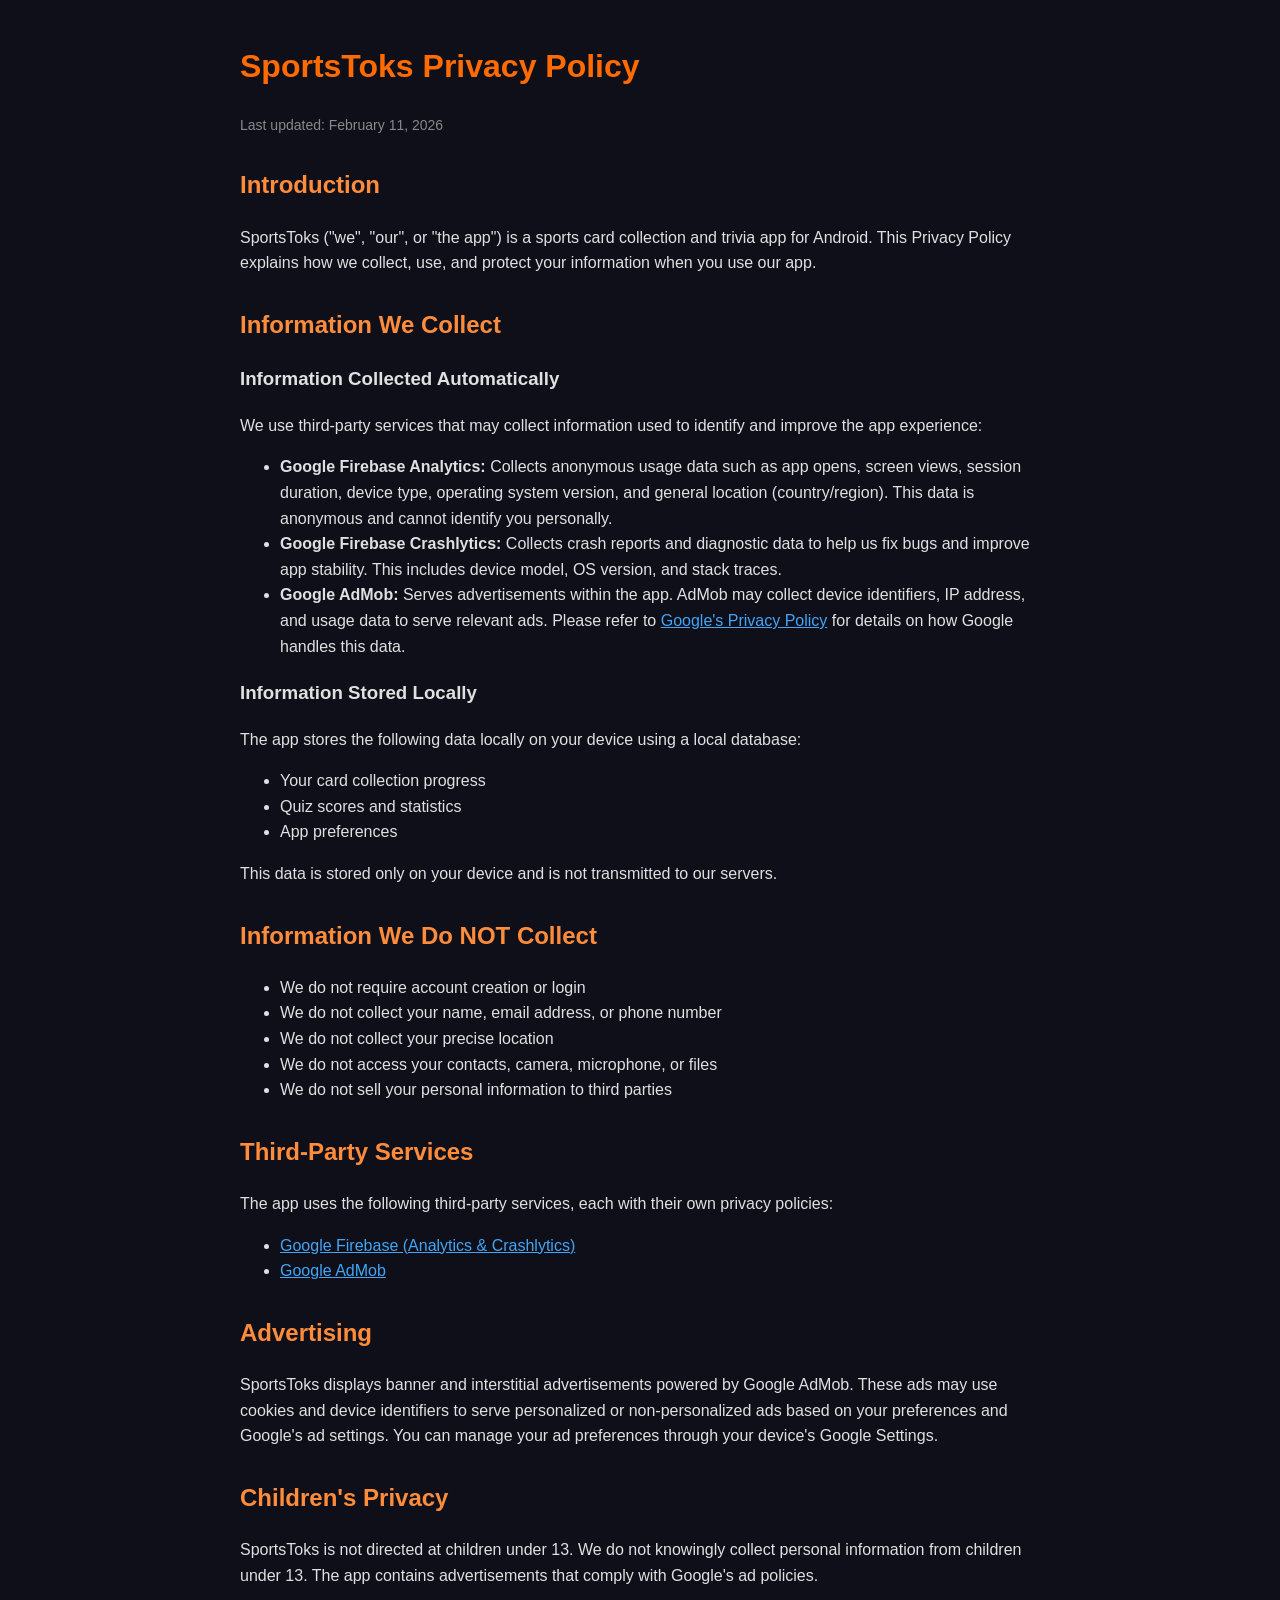
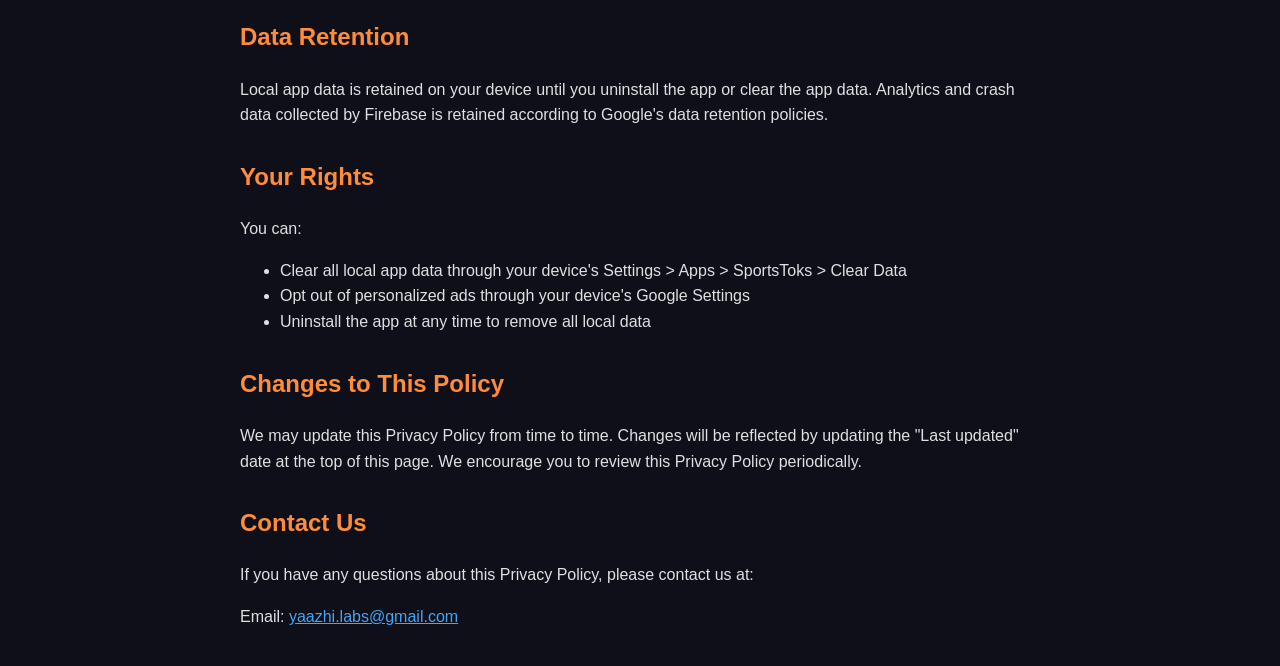
<file: sportstoks-app/privacy-policy.html>
<!DOCTYPE html>
<html lang="en">
<head>
    <meta charset="UTF-8">
    <meta name="viewport" content="width=device-width, initial-scale=1.0">
    <title>SportsToks - Privacy Policy</title>
    <style>
        body {
            font-family: -apple-system, BlinkMacSystemFont, 'Segoe UI', Roboto, sans-serif;
            max-width: 800px;
            margin: 0 auto;
            padding: 20px;
            background: #0F0F1A;
            color: #E0E0E0;
            line-height: 1.6;
        }
        h1 { color: #FF6B00; }
        h2 { color: #FF8C3A; margin-top: 30px; }
        a { color: #42A5F5; }
        .last-updated { color: #888; font-size: 14px; }
    </style>
</head>
<body>
    <h1>SportsToks Privacy Policy</h1>
    <p class="last-updated">Last updated: February 11, 2026</p>

    <h2>Introduction</h2>
    <p>SportsToks ("we", "our", or "the app") is a sports card collection and trivia app for Android. This Privacy Policy explains how we collect, use, and protect your information when you use our app.</p>

    <h2>Information We Collect</h2>

    <h3>Information Collected Automatically</h3>
    <p>We use third-party services that may collect information used to identify and improve the app experience:</p>
    <ul>
        <li><strong>Google Firebase Analytics:</strong> Collects anonymous usage data such as app opens, screen views, session duration, device type, operating system version, and general location (country/region). This data is anonymous and cannot identify you personally.</li>
        <li><strong>Google Firebase Crashlytics:</strong> Collects crash reports and diagnostic data to help us fix bugs and improve app stability. This includes device model, OS version, and stack traces.</li>
        <li><strong>Google AdMob:</strong> Serves advertisements within the app. AdMob may collect device identifiers, IP address, and usage data to serve relevant ads. Please refer to <a href="https://policies.google.com/privacy">Google's Privacy Policy</a> for details on how Google handles this data.</li>
    </ul>

    <h3>Information Stored Locally</h3>
    <p>The app stores the following data locally on your device using a local database:</p>
    <ul>
        <li>Your card collection progress</li>
        <li>Quiz scores and statistics</li>
        <li>App preferences</li>
    </ul>
    <p>This data is stored only on your device and is not transmitted to our servers.</p>

    <h2>Information We Do NOT Collect</h2>
    <ul>
        <li>We do not require account creation or login</li>
        <li>We do not collect your name, email address, or phone number</li>
        <li>We do not collect your precise location</li>
        <li>We do not access your contacts, camera, microphone, or files</li>
        <li>We do not sell your personal information to third parties</li>
    </ul>

    <h2>Third-Party Services</h2>
    <p>The app uses the following third-party services, each with their own privacy policies:</p>
    <ul>
        <li><a href="https://firebase.google.com/support/privacy">Google Firebase (Analytics & Crashlytics)</a></li>
        <li><a href="https://support.google.com/admob/answer/6128543">Google AdMob</a></li>
    </ul>

    <h2>Advertising</h2>
    <p>SportsToks displays banner and interstitial advertisements powered by Google AdMob. These ads may use cookies and device identifiers to serve personalized or non-personalized ads based on your preferences and Google's ad settings. You can manage your ad preferences through your device's Google Settings.</p>

    <h2>Children's Privacy</h2>
    <p>SportsToks is not directed at children under 13. We do not knowingly collect personal information from children under 13. The app contains advertisements that comply with Google's ad policies.</p>

    <h2>Data Retention</h2>
    <p>Local app data is retained on your device until you uninstall the app or clear the app data. Analytics and crash data collected by Firebase is retained according to Google's data retention policies.</p>

    <h2>Your Rights</h2>
    <p>You can:</p>
    <ul>
        <li>Clear all local app data through your device's Settings > Apps > SportsToks > Clear Data</li>
        <li>Opt out of personalized ads through your device's Google Settings</li>
        <li>Uninstall the app at any time to remove all local data</li>
    </ul>

    <h2>Changes to This Policy</h2>
    <p>We may update this Privacy Policy from time to time. Changes will be reflected by updating the "Last updated" date at the top of this page. We encourage you to review this Privacy Policy periodically.</p>

    <h2>Contact Us</h2>
    <p>If you have any questions about this Privacy Policy, please contact us at:</p>
    <p>Email: <a href="mailto:yaazhi.labs@gmail.com">yaazhi.labs@gmail.com</a></p>
</body>
</html>
</file>
